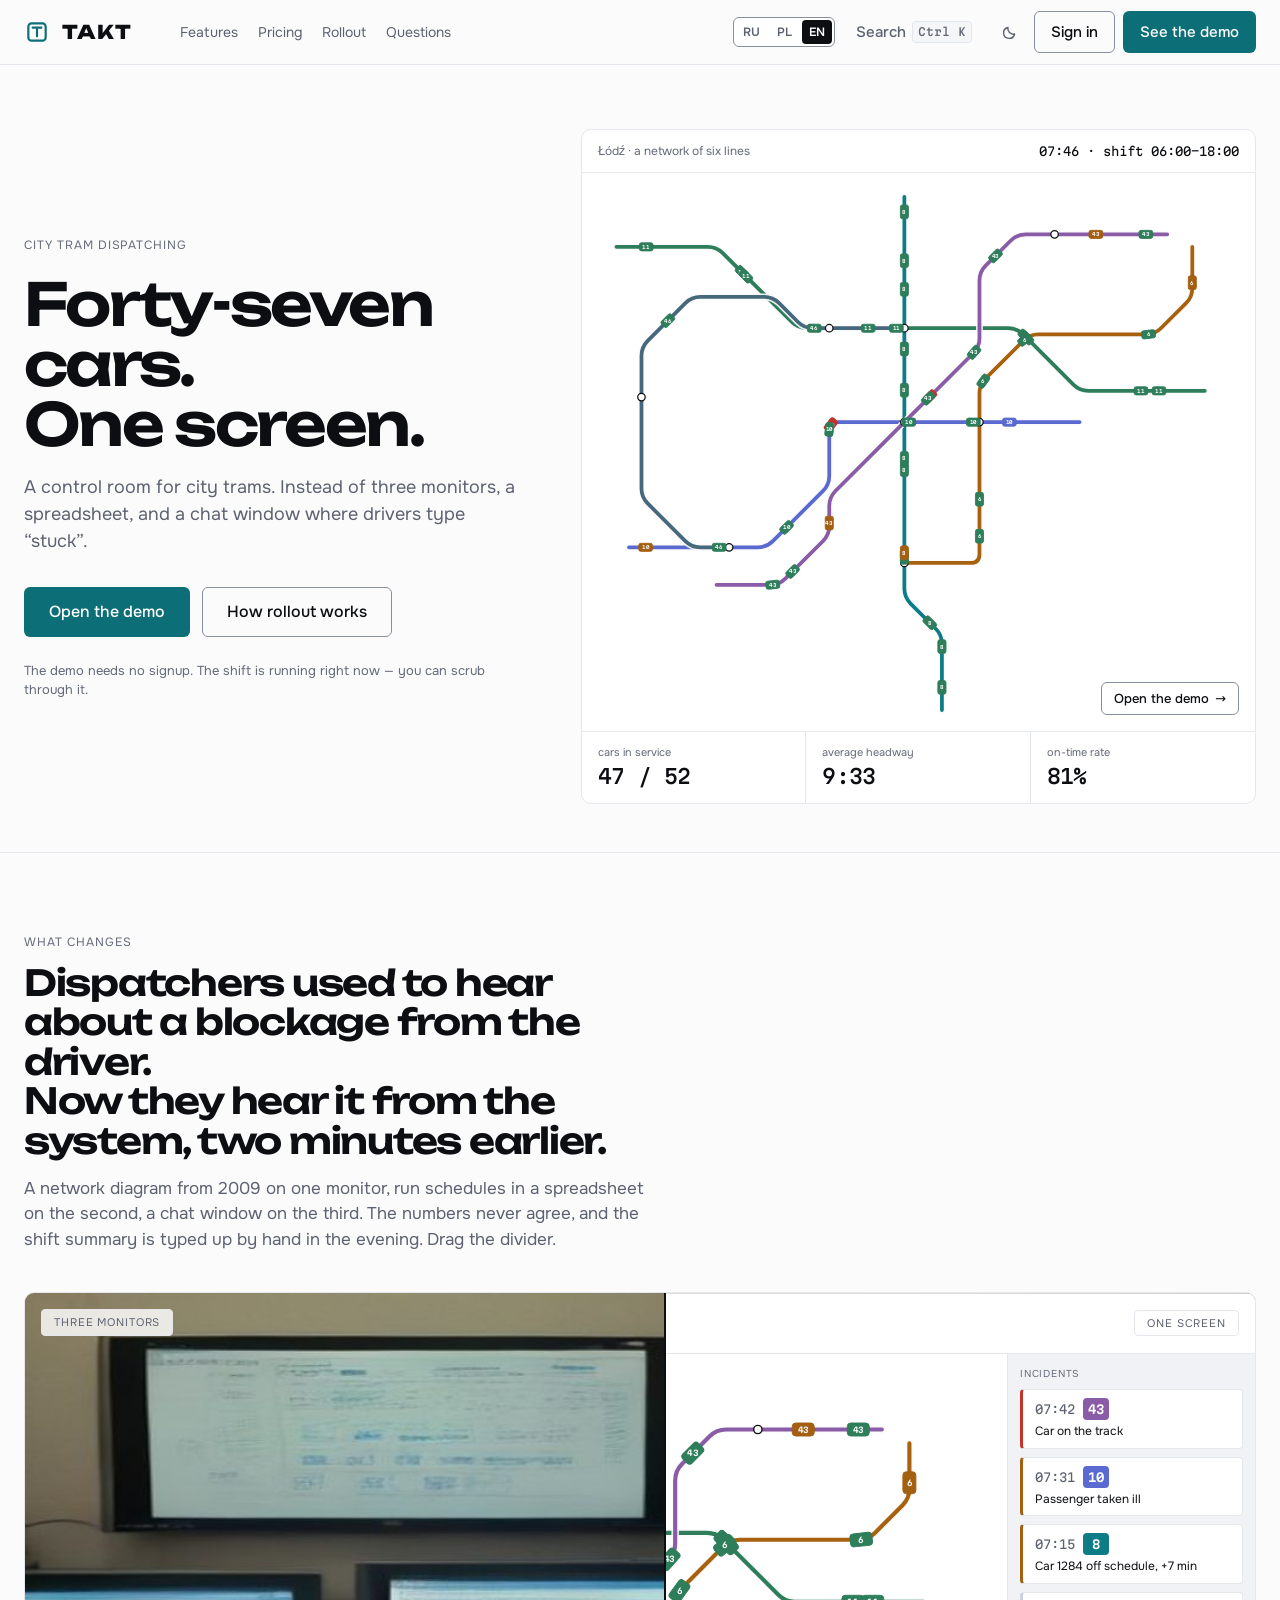
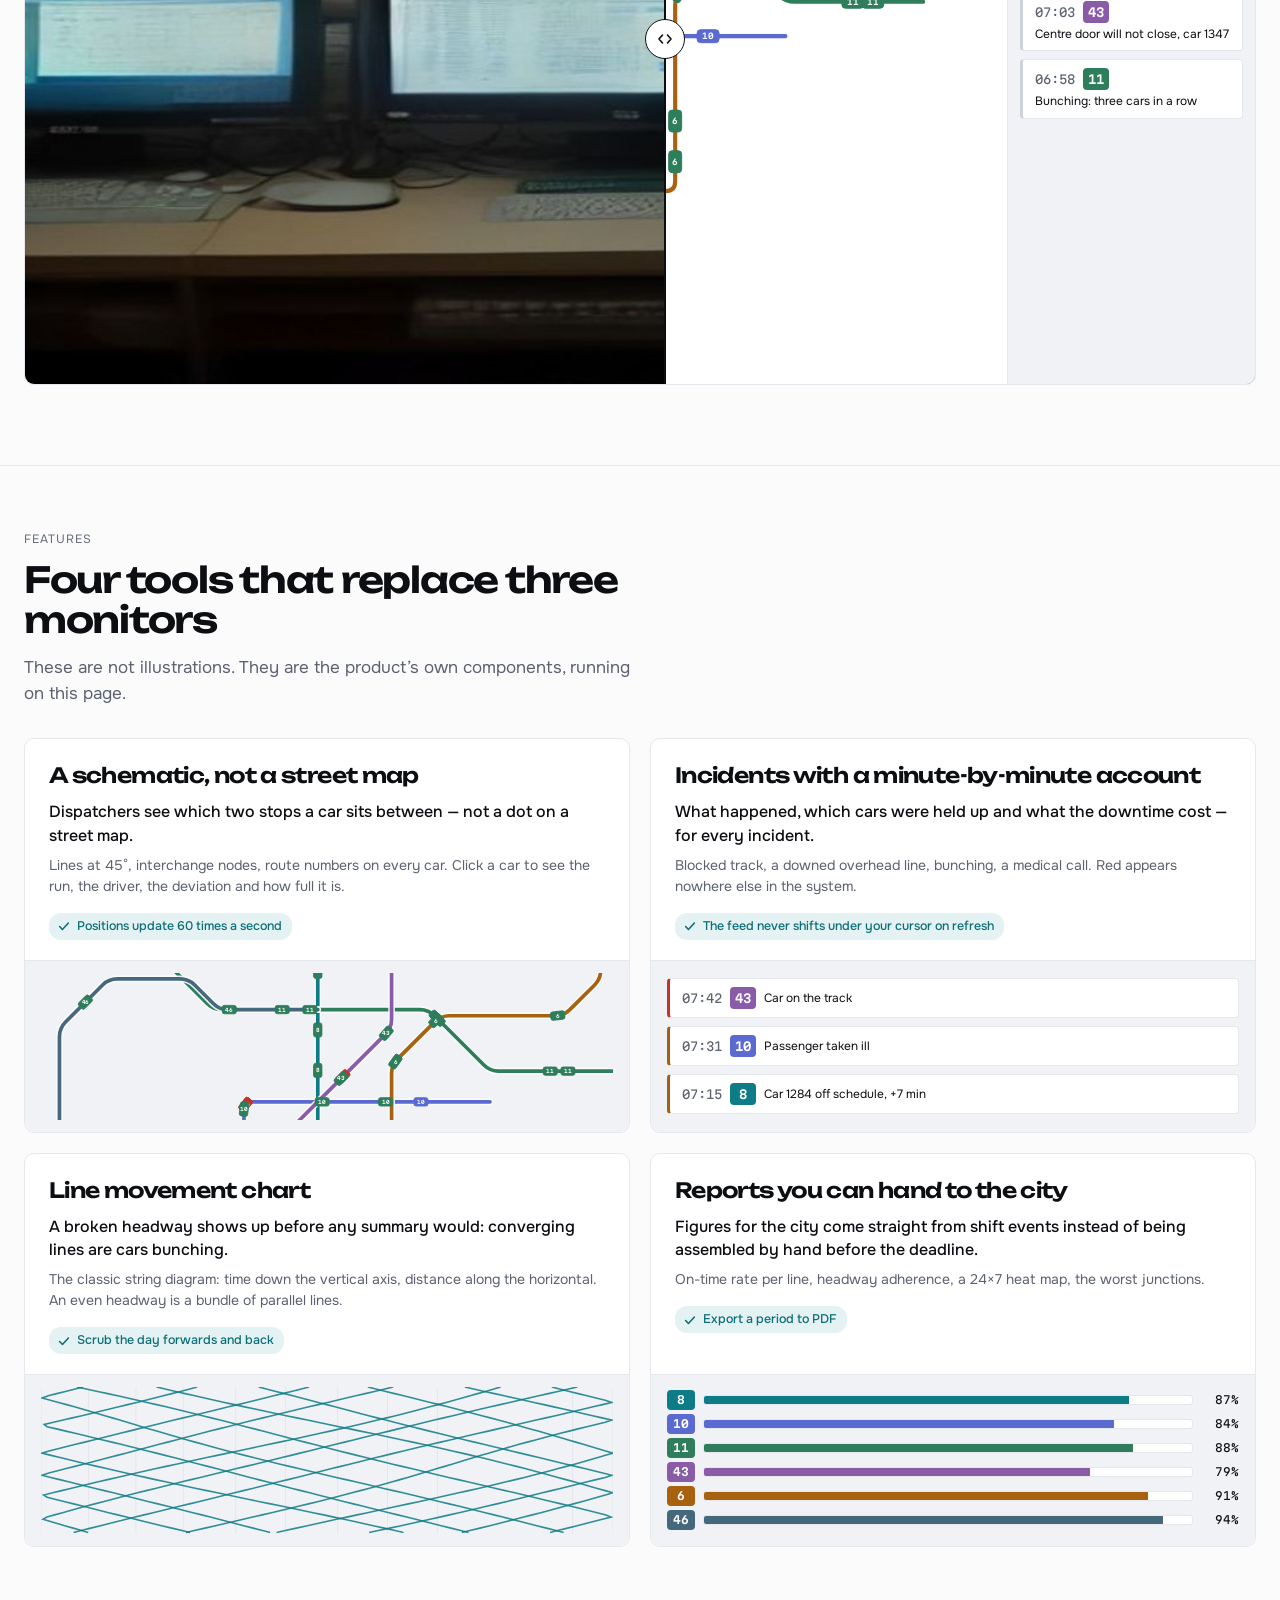
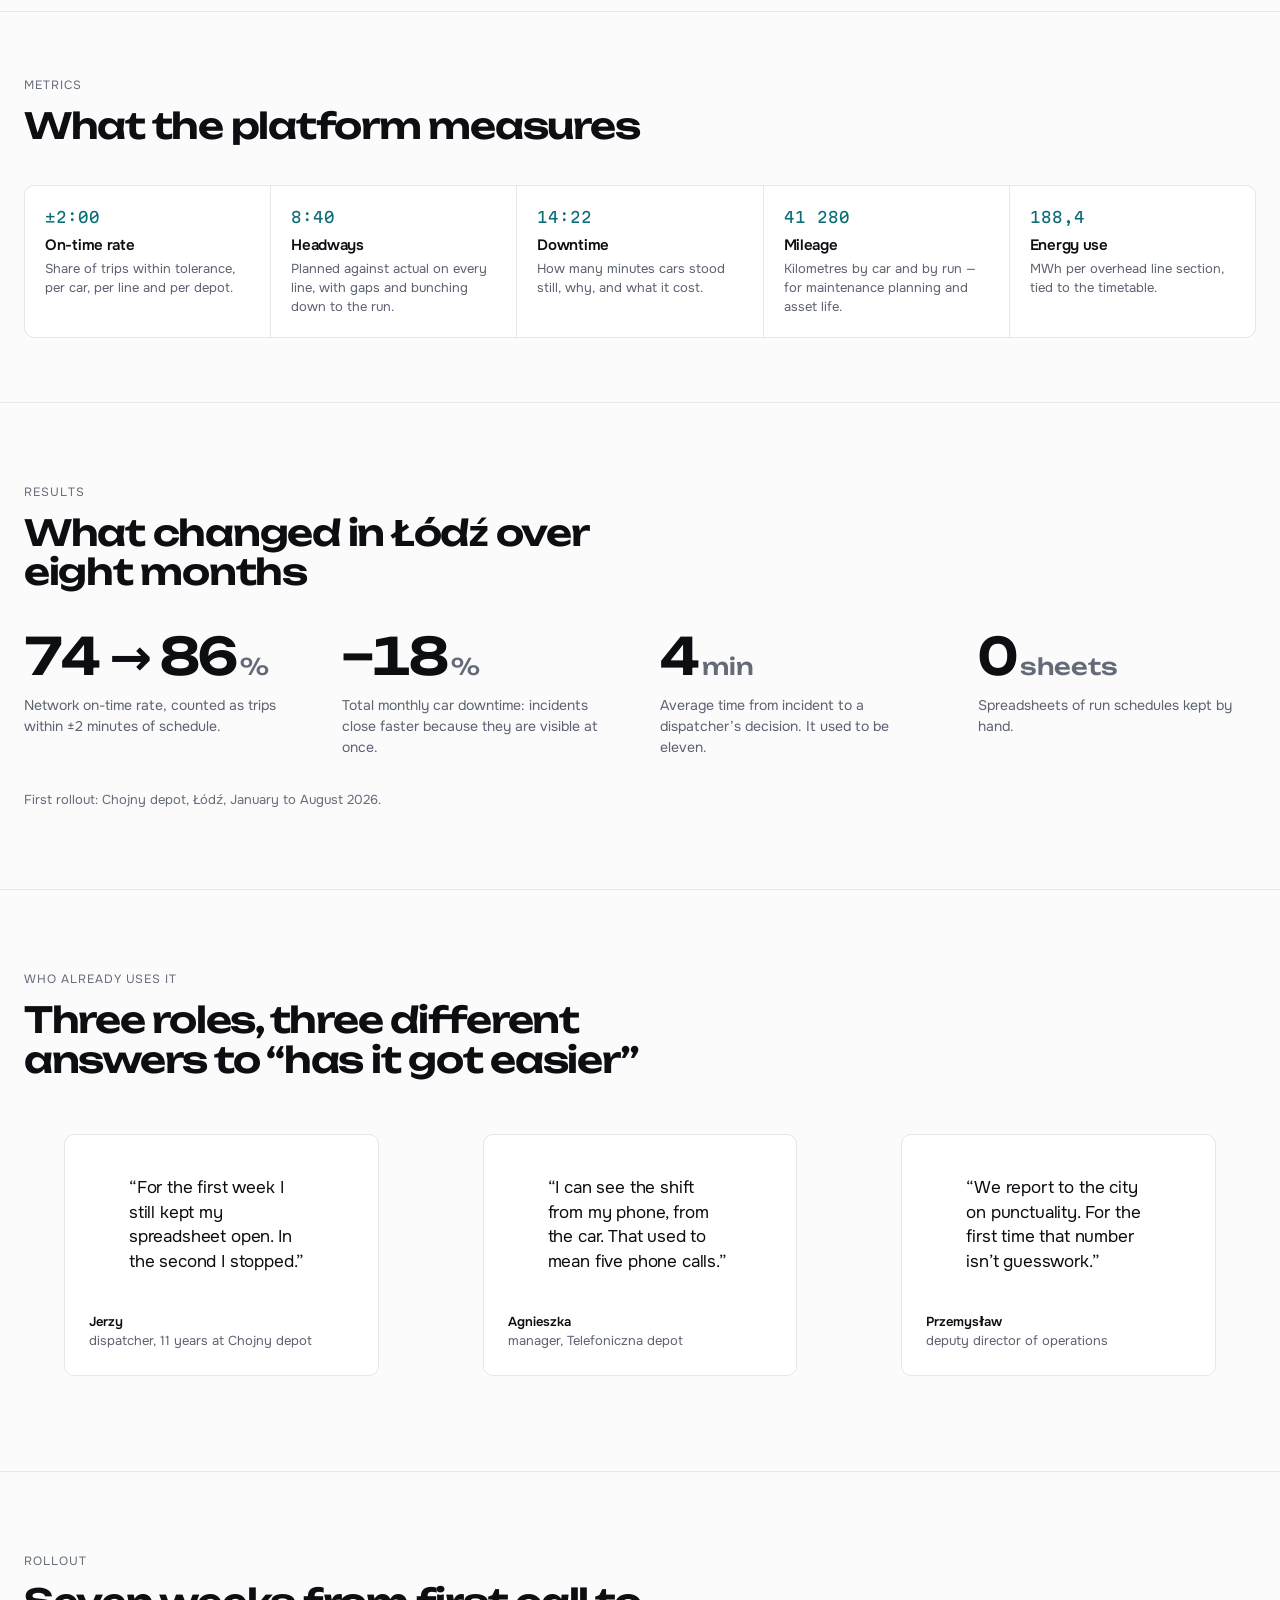
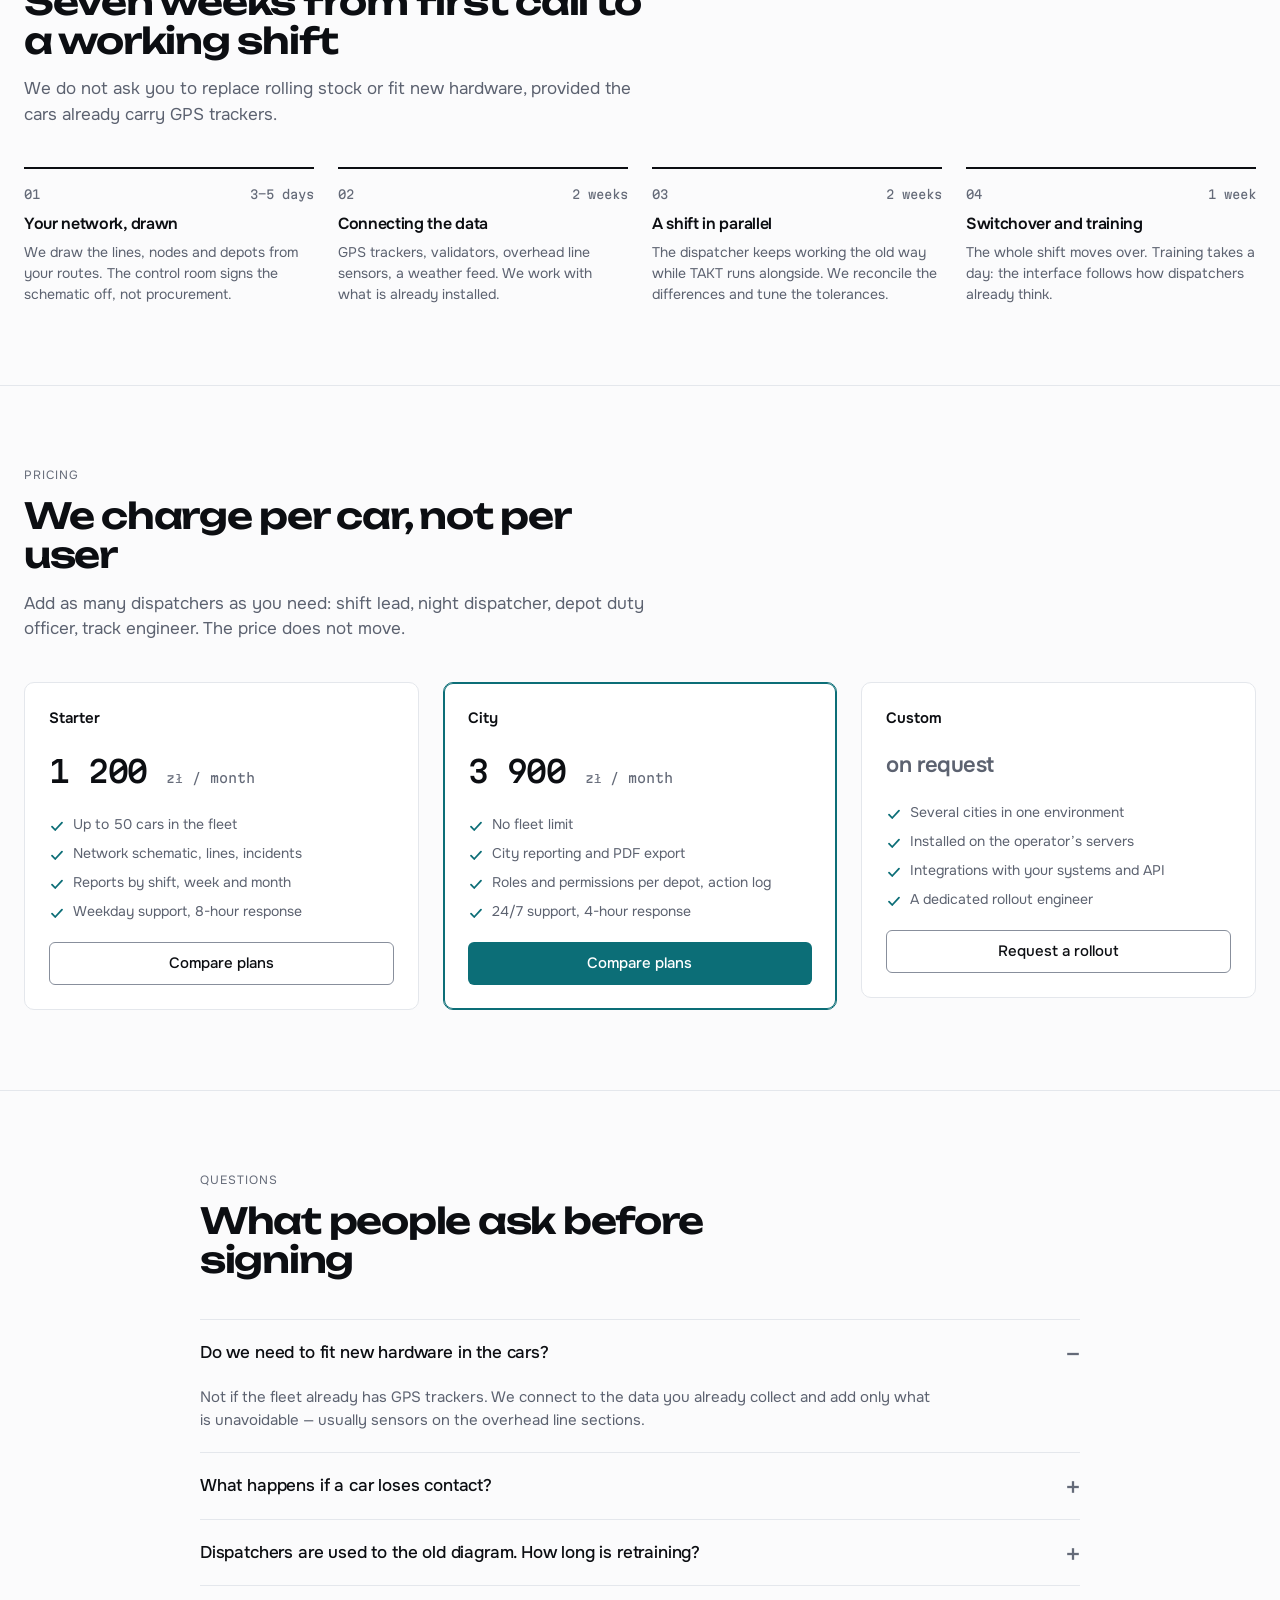
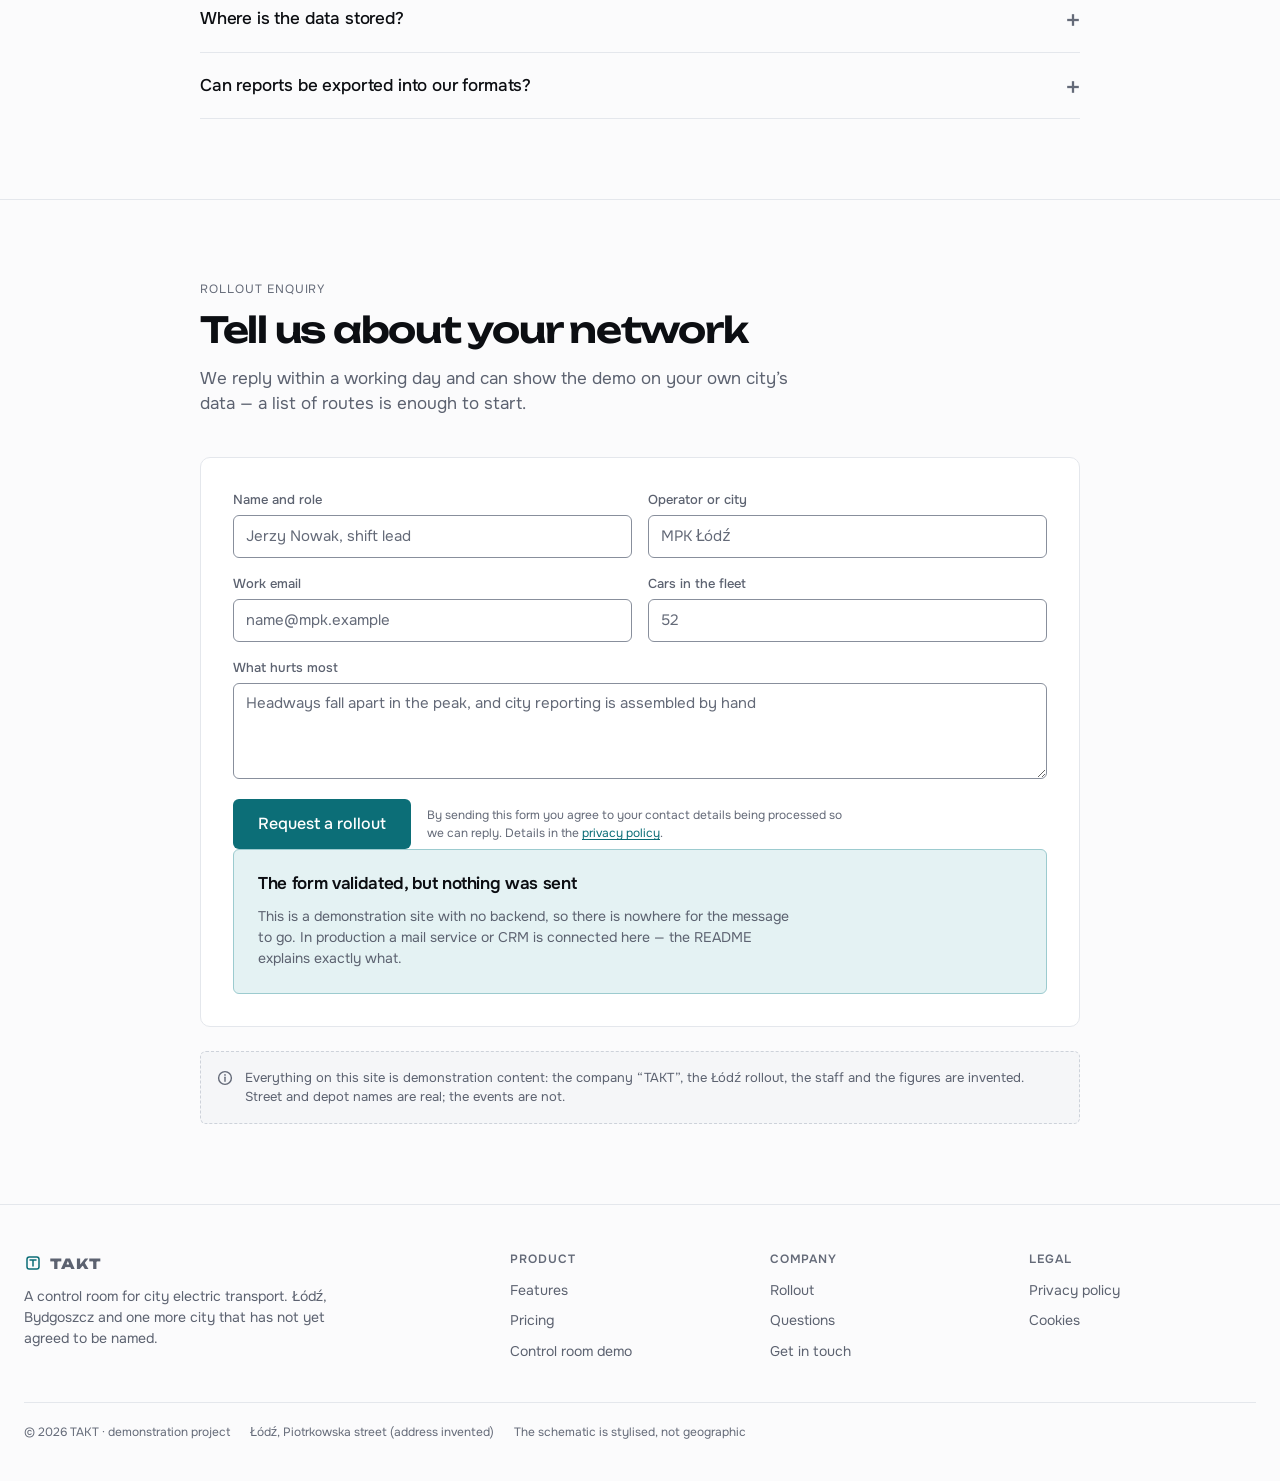
<file: index.html>
<!doctype html>
<html lang="ru">
<head>
<meta charset="utf-8">
<meta name="viewport" content="width=device-width, initial-scale=1">
<meta http-equiv="Content-Security-Policy" content="default-src 'self'; img-src 'self' data:; style-src 'self' 'unsafe-inline'; script-src 'self'; font-src 'self'; connect-src 'self'; base-uri 'none'">
<meta name="referrer" content="strict-origin-when-cross-origin">
<title>ТАКТ — диспетчерская для городского трамвая</title>
<meta name="description" data-i18n-content="page.indexDesc" content="ТАКТ собирает диспетчерскую трамвайного оператора в один экран: живая схема сети, интервалы, происшествия и отчёты для города. Демо открывается без регистрации.">
<link rel="canonical" href="https://oum1d.github.io/takt/">
<link rel="alternate" hreflang="ru" href="https://oum1d.github.io/takt/">
<link rel="alternate" hreflang="pl" href="https://oum1d.github.io/takt/?lang=pl">
<link rel="alternate" hreflang="en" href="https://oum1d.github.io/takt/?lang=en">
<link rel="alternate" hreflang="x-default" href="https://oum1d.github.io/takt/">
<meta property="og:type" content="website">
<meta property="og:title" content="ТАКТ — диспетчерская для городского трамвая">
<meta property="og:description" content="Сорок семь вагонов на одном экране: живая схема сети, интервалы, происшествия и отчёты. Демо без регистрации.">
<meta property="og:image" content="https://oum1d.github.io/takt/assets/img/og.png">
<meta property="og:locale" content="ru_RU">
<meta property="og:locale:alternate" content="pl_PL">
<meta property="og:locale:alternate" content="en_GB">
<meta name="twitter:card" content="summary_large_image">
<meta name="theme-color" content="#0C6E77">
<link rel="icon" href="assets/img/favicon.svg" type="image/svg+xml">
<script src="assets/js/theme-boot.js"></script>
<link rel="stylesheet" href="assets/css/fonts.css">
<link rel="stylesheet" href="assets/css/tokens.css">
<link rel="stylesheet" href="assets/css/base.css">
<link rel="stylesheet" href="assets/css/app.css">
<link rel="stylesheet" href="assets/css/landing.css">
<script type="application/ld+json">
{
  "@context": "https://schema.org",
  "@type": "SoftwareApplication",
  "name": "ТАКТ",
  "applicationCategory": "BusinessApplication",
  "operatingSystem": "Web",
  "inLanguage": ["ru", "pl", "en"],
  "description": "Диспетчерская для городского трамвая: живая схема сети, контроль интервалов, происшествия и отчёты для города.",
  "offers": [
    { "@type": "Offer", "name": "Стартовый", "price": "1200", "priceCurrency": "PLN" },
    { "@type": "Offer", "name": "Городской", "price": "3900", "priceCurrency": "PLN" }
  ]
}
</script>
</head>
<body data-i18n-title="page.indexTitle">
<a class="skip-link" href="#main" data-i18n="nav.skip">Перейти к содержимому</a>

<svg width="0" height="0" style="position:absolute" aria-hidden="true" focusable="false">
  <defs>
    <symbol id="ic-mark" viewBox="0 0 24 24">
      <path d="M4 17V7a3 3 0 0 1 3-3h10a3 3 0 0 1 3 3v10a3 3 0 0 1-3 3H7a3 3 0 0 1-3-3Z" fill="none" stroke="currentColor" stroke-width="2"/>
      <path d="M8 8h8M12 8v8" stroke="currentColor" stroke-width="2" stroke-linecap="round"/>
    </symbol>
    <symbol id="ic-check" viewBox="0 0 16 16"><path d="M3 8.6 6.2 12 13 4.6" fill="none" stroke="currentColor" stroke-width="1.8" stroke-linecap="round" stroke-linejoin="round"/></symbol>
    <symbol id="ic-warn" viewBox="0 0 14 14"><path d="M7 1.6 13 12.4H1Z" fill="none" stroke="currentColor" stroke-width="1.4" stroke-linejoin="round"/><path d="M7 5.6v3" stroke="currentColor" stroke-width="1.4" stroke-linecap="round"/><circle cx="7" cy="10.4" r=".8" fill="currentColor"/></symbol>
    <symbol id="ic-arrows" viewBox="0 0 20 20"><path d="M7.5 6 4 10l3.5 4M12.5 6 16 10l-3.5 4" fill="none" stroke="currentColor" stroke-width="1.6" stroke-linecap="round" stroke-linejoin="round"/></symbol>
    <symbol id="ic-info" viewBox="0 0 16 16"><circle cx="8" cy="8" r="6.4" fill="none" stroke="currentColor" stroke-width="1.4"/><path d="M8 7.2v4" stroke="currentColor" stroke-width="1.4" stroke-linecap="round"/><circle cx="8" cy="4.9" r=".85" fill="currentColor"/></symbol>
  </defs>
</svg>

<header class="site-head">
  <div class="wrap site-head__inner">
    <a class="brand" href="index.html" aria-current="page">
      <svg class="brand__mark" aria-hidden="true"><use href="#ic-mark"/></svg>
      ТАКТ
    </a>
    <nav class="site-nav" aria-label="Разделы сайта">
      <a href="features.html" data-i18n="nav.features">Возможности</a>
      <a href="pricing.html" data-i18n="nav.pricing">Цены</a>
      <a href="#implementation" data-i18n="nav.implementation">Внедрение</a>
      <a href="#faq" data-i18n="nav.faq">Вопросы</a>
    </nav>
    <div class="site-head__cta">
      <div class="site-shift" data-i18n-attr="title:tools.shiftHint" title="Демо-смена трамвайной сети Лодзи">
        <span class="site-shift__label" data-i18n="tools.shift">смена</span>
        <span class="site-shift__value">06:00–18:00</span>
      </div>
      <div class="lang-switch" data-lang-switch></div>
      <button class="btn btn--quiet site-search" type="button" data-site-search aria-haspopup="dialog">
        <svg class="site-search__icon" width="15" height="15" viewBox="0 0 16 16" aria-hidden="true" focusable="false"><circle cx="7" cy="7" r="4.6" fill="none" stroke="currentColor" stroke-width="1.6"/><path d="m10.5 10.5 3.3 3.3" stroke="currentColor" stroke-width="1.6" stroke-linecap="round"/></svg>
        <span class="site-search__text" data-i18n="tools.search">Поиск</span>
        <span class="kbd">Ctrl K</span>
      </button>
      <button class="btn btn--quiet site-theme" type="button" data-site-theme aria-pressed="false">
        <svg class="site-theme__moon" width="15" height="15" viewBox="0 0 16 16" aria-hidden="true" focusable="false"><path d="M13.4 9.6A5.8 5.8 0 0 1 6.4 2.6 5.9 5.9 0 1 0 13.4 9.6Z" fill="none" stroke="currentColor" stroke-width="1.5" stroke-linejoin="round"/></svg>
        <svg class="site-theme__sun" width="15" height="15" viewBox="0 0 16 16" aria-hidden="true" focusable="false"><circle cx="8" cy="8" r="3.2" fill="none" stroke="currentColor" stroke-width="1.5"/><path d="M8 1v1.8M8 13.2V15M15 8h-1.8M2.8 8H1M12.9 3.1l-1.3 1.3M4.4 11.6l-1.3 1.3M12.9 12.9l-1.3-1.3M4.4 4.4 3.1 3.1" stroke="currentColor" stroke-width="1.5" stroke-linecap="round"/></svg>
        <span class="visually-hidden" data-i18n="tools.night">Ночная тема</span>
      </button>
      <a class="btn btn--ghost" href="app.html" data-demo-link="app.html" data-i18n="nav.login">Войти</a>
      <a class="btn" href="app.html" data-demo-link="app.html" id="openDemo" data-site-demo><span class="site-demo__long" data-i18n="nav.demo">Смотреть демо</span><span class="site-demo__short" data-i18n="nav.demoShort" aria-hidden="true">Демо</span></a>
    </div>
  </div>
</header>

<main id="main">

  <!-- Первый экран: работающая схема, а не скриншот -->
  <section class="hero">
    <div class="wrap hero__grid">
      <div>
        <p class="hero__eyebrow" data-i18n="hero.eyebrow">Диспетчеризация городского трамвая</p>
        <h1 data-i18n-html="hero.title">Сорок семь вагонов.<br>Один экран.</h1>
        <p class="hero__lead" data-i18n="hero.lead">
          Диспетчерская для городского трамвая. Вместо трёх мониторов, Excel
          и мессенджера, куда водители пишут «стою».
        </p>
        <div class="hero__actions">
          <a class="btn btn--lg" href="app.html" data-demo-link="app.html" data-i18n="hero.open">Открыть демо</a>
          <a class="btn btn--ghost btn--lg" href="#implementation" data-i18n="hero.how">Как проходит внедрение</a>
        </div>
        <p style="margin-top:var(--s6);font-size:13px;color:var(--ink-3)" data-i18n="hero.note">
          Демо открывается без регистрации. Смена идёт прямо сейчас — её можно перемотать.
        </p>
      </div>

      <!-- Вся карточка — ссылка в демо: живую схему хочется потрогать,
           и первое, что делают, — нажимают на неё. -->
      <a class="hero__stage" href="app.html" data-demo-link="app.html"
         data-i18n-attr="aria-label:hero.stageLink" aria-label="Открыть демо диспетчерской с этой же минуты смены">
        <div class="hero__stage-head">
          <span data-i18n="hero.city">Лодзь · сеть из шести линий</span>
          <span class="hero__stage-time"><span id="heroTime">07:46</span> <span class="hero__stage-shift" data-i18n="hero.shift">· смена 06:00–18:00</span></span>
        </div>
        <div class="hero__map-wrap">
          <svg class="hero__map" id="heroMap" viewBox="185 22 1075 892" preserveAspectRatio="xMidYMid meet"
               aria-hidden="true" focusable="false"></svg>
          <span class="hero__open" aria-hidden="true"><span data-i18n="hero.stageHint">Открыть демо</span> <span class="hero__open-arrow">→</span></span>
        </div>
        <div class="hero__stats">
          <div class="hero__stat">
            <div class="hero__stat-label" data-i18n="hero.statCars">вагонов на линии</div>
            <div class="hero__stat-value" data-stat="onLine">47 / 52</div>
          </div>
          <div class="hero__stat">
            <div class="hero__stat-label" data-i18n="hero.statHeadway">средний интервал</div>
            <div class="hero__stat-value" data-stat="headway">9:33</div>
          </div>
          <div class="hero__stat">
            <div class="hero__stat-label" data-i18n="hero.statPunct">пунктуальность</div>
            <div class="hero__stat-value" data-stat="punctuality">81%</div>
          </div>
        </div>
      </a>
    </div>
  </section>

  <!-- Три монитора → один экран -->
  <section class="section" id="before-after">
    <div class="wrap">
      <div class="section__head">
        <p class="section__label" data-i18n="compare.label">Что меняется</p>
        <h2 data-i18n-html="compare.title">Раньше диспетчер узнавал о заторе от водителя.<br>Теперь — от системы, за две минуты до.</h2>
        <p class="section__lead" data-i18n="compare.lead">
          Схема сети 2009 года на одном мониторе, графики выхода в Excel на втором,
          мессенджер на третьем. Данные не сходятся между собой, а сводка за смену
          собирается вручную к вечеру. Потяните разделитель.
        </p>
      </div>

      <div class="compare" id="compare">
        <!-- Ярлык каждой половины живёт внутри неё: «после» лежит поверх «до»
             со своим фоном, поэтому закрытая половина прячет и свой ярлык,
             и он не наезжает на цифры соседней. -->
        <div class="compare__side">
          <img src="assets/img/control-room-old.jpg" width="1280" height="720"
               data-i18n-attr="alt:compare.photoAlt"
               alt="Рабочее место диспетчера: три монитора в ряд — схема сети, таблица с графиками выхода и окно мессенджера, перед ними клавиатуры и путаница кабелей">
          <span class="compare__tag compare__tag--before" data-i18n="compare.before">Три монитора</span>
        </div>
        <!-- «После» — та же раскладка, что у трёх мониторов на фото, только на
             одном экране: графики линий вместо Excel, схема, лента вместо мессенджера. -->
        <div class="compare__side compare__after">
          <div class="compare__after-inner">
            <div class="compare__bar">
              <div class="compare__bar-items">
                <span class="compare__bar-item"><span data-i18n="hero.statCars">на линии</span><b data-stat="onLine">47 / 52</b></span>
                <span class="compare__bar-item"><span data-i18n="hero.statHeadway">интервал</span><b data-stat="headway">9:33</b></span>
                <span class="compare__bar-item"><span data-i18n="hero.statPunct">пунктуальность</span><b data-stat="punctuality">81%</b></span>
                <span class="compare__bar-item"><span data-i18n="hero.statOpen">открытых</span><b data-stat="open">3</b></span>
              </div>
              <span class="compare__tag compare__tag--after" data-i18n="compare.after">Один экран</span>
            </div>
            <div class="compare__body">
              <div class="compare__col compare__col--lines" aria-hidden="true">
                <span class="compare__col-title" data-i18n="compare.colLines">Линии · интервал</span>
                <div class="compare__lines" id="compareLines"></div>
              </div>
              <div class="compare__map">
                <svg class="compare__mini" data-mini-map data-labels="hubs" data-rail-width="7" data-car-scale="1.45"
                     viewBox="185 22 1075 892" preserveAspectRatio="xMidYMid meet"
                     role="img" data-i18n-attr="aria-label:compare.miniAlt"
                     aria-label="Тот же город в ТАКТе: одна схема, на которой видны все вагоны сразу"></svg>
              </div>
              <div class="compare__col compare__col--feed" aria-hidden="true">
                <span class="compare__col-title" data-i18n="compare.colFeed">Происшествия</span>
                <div class="compare__feed" id="compareFeed"></div>
              </div>
            </div>
          </div>
        </div>
        <div class="compare__handle">
          <span class="compare__knob"><svg width="20" height="20" aria-hidden="true"><use href="#ic-arrows"/></svg></span>
        </div>
        <label class="visually-hidden" for="compareRange" data-i18n="compare.handle">Положение разделителя между «до» и «после»</label>
        <input type="range" id="compareRange" min="0" max="100" value="52" step="1">
      </div>
    </div>
  </section>

  <!-- Возможности: настоящие куски интерфейса -->
  <section class="section section--features" id="features">
    <div class="wrap">
      <div class="section__head">
        <p class="section__label" data-i18n="features.label">Возможности</p>
        <h2 data-i18n="features.title">Четыре инструмента, которые заменяют три монитора</h2>
        <p class="section__lead" data-i18n="features.lead">
          Ниже — не иллюстрации. Это те же самые блоки продукта, они работают
          прямо на этой странице.
        </p>
      </div>

      <div class="features features--demo">
        <article class="feature">
          <div class="feature__body">
            <h3 data-i18n="features.mapTitle">Схема сети, а не карта города</h3>
            <p class="feature__key" data-i18n="features.mapKey">Диспетчер видит, между какими остановками вагон, — а не точку на карте города.</p>
            <p data-i18n="features.mapText">Линии под 45°, узлы пересадок, номера маршрутов на вагонах. Нажмите на вагон — появятся выход, водитель, отклонение и заполненность.</p>
            <span class="feature__note"><svg width="14" height="14" aria-hidden="true"><use href="#ic-check"/></svg><span data-i18n="features.mapNote">Обновление позиций — 60 раз в секунду</span></span>
          </div>
          <div class="feature__demo">
            <svg class="mini-map" data-mini-map data-rail-width="9" data-car-scale="1.05"
                 viewBox="250 205 930 250" preserveAspectRatio="xMidYMid slice"
                 role="img" data-i18n-attr="aria-label:features.mapAlt"
                 aria-label="Фрагмент схемы сети с движущимися вагонами"></svg>
          </div>
        </article>

        <article class="feature">
          <div class="feature__body">
            <h3 data-i18n="features.incTitle">Происшествия с разбором по минутам</h3>
            <p class="feature__key" data-i18n="features.incKey">Что случилось, какие вагоны встали и сколько стоил простой — по каждому событию.</p>
            <p data-i18n="features.incText">Перекрытие пути, обрыв контактной сети, скопление, медицинский случай. Красный цвет в системе есть только здесь.</p>
            <span class="feature__note"><svg width="14" height="14" aria-hidden="true"><use href="#ic-check"/></svg><span data-i18n="features.incNote">Лента не двигается под курсором при обновлении</span></span>
          </div>
          <div class="feature__demo">
            <div class="mini-feed" id="miniFeed"></div>
          </div>
        </article>

        <article class="feature">
          <div class="feature__body">
            <h3 data-i18n="features.threadTitle">График движения по линии</h3>
            <p class="feature__key" data-i18n="features.threadKey">Сбой интервала видно раньше, чем в любой сводке: сошедшиеся линии — это вагоны, идущие паровозом.</p>
            <p data-i18n="features.threadText">Классическая «нитка»: по вертикали время, по горизонтали путь. Ровный интервал — пачка параллельных линий.</p>
            <span class="feature__note"><svg width="14" height="14" aria-hidden="true"><use href="#ic-check"/></svg><span data-i18n="features.threadNote">Перемотка суток вперёд и назад</span></span>
          </div>
          <div class="feature__demo">
            <svg class="mini-thread" id="miniThread"
                 role="img" data-i18n-attr="aria-label:features.threadAlt"
                 aria-label="График движения: наклонные линии рейсов, расходящиеся при сбое интервала"></svg>
          </div>
        </article>

        <article class="feature">
          <div class="feature__body">
            <h3 data-i18n="features.reportsTitle">Отчёты, которые не стыдно отдать городу</h3>
            <p class="feature__key" data-i18n="features.reportsKey">Цифры для города берутся из событий смен, а не собираются вручную к отчётной дате.</p>
            <p data-i18n="features.reportsText">Пунктуальность по линиям, соблюдение интервала, тепловая карта 24×7, топ проблемных перекрёстков.</p>
            <span class="feature__note"><svg width="14" height="14" aria-hidden="true"><use href="#ic-check"/></svg><span data-i18n="features.reportsNote">Выгрузка за период в PDF</span></span>
          </div>
          <div class="feature__demo">
            <div class="mini-bars" id="miniBars"></div>
          </div>
        </article>
      </div>
    </div>
  </section>

  <!-- Что считает платформа -->
  <section class="section section--tight">
    <div class="wrap">
      <div class="section__head">
        <p class="section__label" data-i18n="counts.label">Метрики</p>
        <h2 data-i18n="counts.title">Что считает платформа</h2>
      </div>
      <div class="counts">
        <div class="count">
          <div class="count__value">±2:00</div>
          <h3 data-i18n="counts.punctTitle">Пунктуальность</h3>
          <p data-i18n="counts.punctText">Доля рейсов в пределах допуска по каждому вагону, линии и депо.</p>
        </div>
        <div class="count">
          <div class="count__value">8:40</div>
          <h3 data-i18n="counts.headwayTitle">Интервалы</h3>
          <p data-i18n="counts.headwayText">План и факт по каждой линии, разрывы и скопления с указанием выходов.</p>
        </div>
        <div class="count">
          <div class="count__value">14:22</div>
          <h3 data-i18n="counts.downtimeTitle">Простои</h3>
          <p data-i18n="counts.downtimeText">Сколько минут вагоны стояли, по какой причине и сколько это стоило.</p>
        </div>
        <div class="count">
          <div class="count__value">41 280</div>
          <h3 data-i18n="counts.mileageTitle">Пробег</h3>
          <p data-i18n="counts.mileageText">Километры по вагонам и выходам — для планирования ТО и списания ресурса.</p>
        </div>
        <div class="count">
          <div class="count__value">188,4</div>
          <h3 data-i18n="counts.energyTitle">Расход энергии</h3>
          <p data-i18n="counts.energyText">МВт·ч по секциям контактной сети с привязкой к графику движения.</p>
        </div>
      </div>
    </div>
  </section>

  <!-- Цифры внедрения -->
  <section class="section">
    <div class="wrap">
      <div class="section__head">
        <p class="section__label" data-i18n="results.label">Результаты</p>
        <h2 data-i18n="results.title">Что изменилось в Лодзи за восемь месяцев</h2>
      </div>
      <div class="results">
        <div class="result">
          <div class="result__value">74 → 86<small>&thinsp;%</small></div>
          <p data-i18n="results.punct">Пунктуальность сети. Считается по рейсам в пределах ±2 минут от графика.</p>
        </div>
        <div class="result">
          <div class="result__value">−18<small>&thinsp;%</small></div>
          <p data-i18n="results.downtime">Суммарный простой вагонов за месяц: события закрываются быстрее, потому что видны сразу.</p>
        </div>
        <div class="result">
          <div class="result__value">4<small>&thinsp;<span data-i18n="results.reactionUnit">мин</span></small></div>
          <p data-i18n="results.reaction">Среднее время от происшествия до решения диспетчера. Было одиннадцать.</p>
        </div>
        <div class="result">
          <div class="result__value">0<small>&thinsp;<span data-i18n="results.tablesUnit">таблиц</span></small></div>
          <p data-i18n="results.tables">Excel-файлов с графиками выхода, которые кто-то ведёт руками.</p>
        </div>
      </div>
      <p style="margin-top:var(--s8);font-size:13px;color:var(--ink-3)" data-i18n="results.note">
        Данные первого внедрения: депо Хойны, Лодзь, январь — август 2026.
      </p>
    </div>
  </section>

  <!-- Отзывы -->
  <section class="section">
    <div class="wrap">
      <div class="section__head">
        <p class="section__label" data-i18n="quotes.label">Кто уже работает</p>
        <h2 data-i18n="quotes.title">Три роли — три разных ответа на вопрос «стало ли легче»</h2>
      </div>
      <div class="quotes">
        <figure class="quote">
          <blockquote data-i18n="quotes.one">«Первую неделю я всё равно держал открытым свой Excel. На второй перестал.»</blockquote>
          <figcaption><b data-i18n="quotes.oneName">Ежи</b><span data-i18n="quotes.oneRole">диспетчер, 11 лет в депо Хойны</span></figcaption>
        </figure>
        <figure class="quote">
          <blockquote data-i18n="quotes.two">«Я вижу смену с телефона из машины. Раньше это означало пять звонков.»</blockquote>
          <figcaption><b data-i18n="quotes.twoName">Агнешка</b><span data-i18n="quotes.twoRole">начальник депо Телефоничная</span></figcaption>
        </figure>
        <figure class="quote">
          <blockquote data-i18n="quotes.three">«Городу мы отчитываемся пунктуальностью. Впервые эта цифра берётся не с потолка.»</blockquote>
          <figcaption><b data-i18n="quotes.threeName">Пшемыслав</b><span data-i18n="quotes.threeRole">замдиректора по эксплуатации</span></figcaption>
        </figure>
      </div>
    </div>
  </section>

  <!-- Внедрение -->
  <section class="section" id="implementation">
    <div class="wrap">
      <div class="section__head">
        <p class="section__label" data-i18n="steps.label">Внедрение</p>
        <h2 data-i18n="steps.title">От первого разговора до рабочей смены — семь недель</h2>
        <p class="section__lead" data-i18n="steps.lead">
          Мы не просим менять подвижной состав или ставить новое оборудование
          в вагоны, если у вас уже есть GPS-трекеры.
        </p>
      </div>
      <div class="steps">
        <div class="step">
          <div class="step__num"><span>01</span><span data-i18n="steps.oneTime">3–5 дней</span></div>
          <h3 data-i18n="steps.oneTitle">Схема вашей сети</h3>
          <p data-i18n="steps.oneText">Рисуем линии, узлы и депо по вашим маршрутам. Схему согласовывает диспетчерская, а не отдел закупок.</p>
        </div>
        <div class="step">
          <div class="step__num"><span>02</span><span data-i18n="steps.twoTime">2 недели</span></div>
          <h3 data-i18n="steps.twoTitle">Подключение данных</h3>
          <p data-i18n="steps.twoText">GPS-трекеры, турникеты, датчики контактной сети, погодный сервис. Работаем с тем, что уже установлено.</p>
        </div>
        <div class="step">
          <div class="step__num"><span>03</span><span data-i18n="steps.threeTime">2 недели</span></div>
          <h3 data-i18n="steps.threeTitle">Параллельная смена</h3>
          <p data-i18n="steps.threeText">Диспетчер работает по-старому, ТАКТ идёт рядом. Сверяем расхождения и настраиваем допуски.</p>
        </div>
        <div class="step">
          <div class="step__num"><span>04</span><span data-i18n="steps.fourTime">1 неделя</span></div>
          <h3 data-i18n="steps.fourTitle">Переход и обучение</h3>
          <p data-i18n="steps.fourText">Смена переходит целиком. Обучение занимает один день: интерфейс повторяет то, как диспетчер уже думает.</p>
        </div>
      </div>
    </div>
  </section>

  <!-- Цены кратко -->
  <section class="section" id="pricing">
    <div class="wrap">
      <div class="section__head">
        <p class="section__label" data-i18n="plans.label">Цены</p>
        <h2 data-i18n="plans.title">Считаем по вагонам, а не по пользователям</h2>
        <p class="section__lead" data-i18n="plans.lead">
          Диспетчеров можно заводить сколько нужно: начальник смены, ночной диспетчер,
          дежурный по депо, инженер службы пути. Плата не меняется.
        </p>
      </div>

      <div class="plans">
        <div class="plan">
          <div class="plan__name" data-i18n="plans.startName">Стартовый</div>
          <div class="plan__price">1 200 <small data-i18n="plans.perMonth">zł / мес</small></div>
          <ul class="plan__list">
            <li><svg width="16" height="16" aria-hidden="true"><use href="#ic-check"/></svg><span data-i18n="plans.start1">До 50 вагонов в парке</span></li>
            <li><svg width="16" height="16" aria-hidden="true"><use href="#ic-check"/></svg><span data-i18n="plans.start2">Схема сети, линии, происшествия</span></li>
            <li><svg width="16" height="16" aria-hidden="true"><use href="#ic-check"/></svg><span data-i18n="plans.start3">Отчёты за смену, неделю и месяц</span></li>
            <li><svg width="16" height="16" aria-hidden="true"><use href="#ic-check"/></svg><span data-i18n="plans.start6">Поддержка по будням, ответ за 8 часов</span></li>
          </ul>
          <a class="btn btn--ghost" href="pricing.html" data-i18n="plans.more">Сравнить тарифы</a>
        </div>

        <div class="plan" data-featured="true">
          <div class="plan__name" data-i18n="plans.cityName">Городской</div>
          <div class="plan__price">3 900 <small data-i18n="plans.perMonth">zł / мес</small></div>
          <ul class="plan__list">
            <li><svg width="16" height="16" aria-hidden="true"><use href="#ic-check"/></svg><span data-i18n="plans.city1">Без ограничения по парку</span></li>
            <li><svg width="16" height="16" aria-hidden="true"><use href="#ic-check"/></svg><span data-i18n="plans.city3">Отчётность для города и выгрузка PDF</span></li>
            <li><svg width="16" height="16" aria-hidden="true"><use href="#ic-check"/></svg><span data-i18n="plans.city4">Роли и права по депо, журнал действий</span></li>
            <li><svg width="16" height="16" aria-hidden="true"><use href="#ic-check"/></svg><span data-i18n="plans.city6">Поддержка 24/7, реакция за 4 часа</span></li>
          </ul>
          <a class="btn" href="pricing.html" data-i18n="plans.more">Сравнить тарифы</a>
        </div>

        <div class="plan">
          <div class="plan__name" data-i18n="plans.customName">Индивидуальный</div>
          <div class="plan__price plan__price--text" data-i18n="plans.onRequest">по запросу</div>
          <ul class="plan__list">
            <li><svg width="16" height="16" aria-hidden="true"><use href="#ic-check"/></svg><span data-i18n="plans.custom1">Несколько городов в одном контуре</span></li>
            <li><svg width="16" height="16" aria-hidden="true"><use href="#ic-check"/></svg><span data-i18n="plans.custom2">Установка на серверах оператора</span></li>
            <li><svg width="16" height="16" aria-hidden="true"><use href="#ic-check"/></svg><span data-i18n="plans.custom3">Интеграции с вашими системами и API</span></li>
            <li><svg width="16" height="16" aria-hidden="true"><use href="#ic-check"/></svg><span data-i18n="plans.custom5">Выделенный инженер внедрения</span></li>
          </ul>
          <a class="btn btn--ghost" href="#request" data-i18n="plans.request">Запросить внедрение</a>
        </div>
      </div>
    </div>
  </section>

  <!-- FAQ -->
  <section class="section" id="faq">
    <div class="wrap wrap--narrow">
      <div class="section__head">
        <p class="section__label" data-i18n="faq.label">Вопросы</p>
        <h2 data-i18n="faq.title">О чём спрашивают до подписания</h2>
      </div>
      <div class="faq">
        <details open>
          <summary data-i18n="faq.q1">Нужно ли ставить новое оборудование в вагоны?</summary>
          <p data-i18n="faq.a1">Если в парке уже есть GPS-трекеры, нет. Мы подключаемся к тому потоку данных,
          который у вас уже собирается, и добавляем недостающее только там, где без него
          не обойтись: чаще всего это датчики на секциях контактной сети.</p>
        </details>
        <details>
          <summary data-i18n="faq.q2">Что будет, если пропадёт связь с вагоном?</summary>
          <p data-i18n="faq.a2">Вагон переходит в состояние «вне линии» и подсвечивается в списке отдельно.
          Система не додумывает его положение: показывать выдуманную точку хуже, чем честно
          сказать, что связи нет. Последнее известное место остаётся на схеме серым.</p>
        </details>
        <details>
          <summary data-i18n="faq.q3">Диспетчеры привыкли к старой схеме. Сколько занимает переобучение?</summary>
          <p data-i18n="faq.a3">Один день, и мы специально закладываем две недели параллельной работы. Интерфейс
          повторяет привычную логику: схема, а не карта; выход, а не порядковый номер;
          интервал, а не абстрактный KPI.</p>
        </details>
        <details>
          <summary data-i18n="faq.q4">Где хранятся данные?</summary>
          <p data-i18n="faq.a4">По умолчанию в европейском дата-центре, с ежедневным резервным копированием.
          На тарифе «Индивидуальный» систему можно поставить на серверы оператора —
          тогда данные не покидают вашего контура.</p>
        </details>
        <details>
          <summary data-i18n="faq.q5">Можно ли выгружать отчёты в наши форматы?</summary>
          <p data-i18n="faq.a5">Да. PDF для города, CSV и XLSX для внутренней отчётности, а также API,
          если отчёт нужен другой системе. Формат таблицы подстраиваем под то,
          что от вас уже требует город.</p>
        </details>
      </div>
    </div>
  </section>

  <!-- Заявка -->
  <section class="section" id="request">
    <div class="wrap wrap--narrow">
      <div class="section__head">
        <p class="section__label" data-i18n="request.label">Запрос внедрения</p>
        <h2 data-i18n="request.title">Расскажите про свою сеть</h2>
        <p class="section__lead" data-i18n="request.lead">
          Ответим в течение рабочего дня и покажем демо на данных вашего города —
          для этого достаточно списка маршрутов.
        </p>
      </div>

      <div class="request">
        <form id="requestForm" novalidate>
          <div class="request__grid">
            <div class="field">
              <label for="rf-name" data-i18n="request.name">Имя и должность</label>
              <input class="input" id="rf-name" name="name" type="text" required autocomplete="name"
                     data-i18n-attr="placeholder:request.namePh" placeholder="Ежи Новак, начальник смены">
              <span class="field-error"><svg width="14" height="14" aria-hidden="true"><use href="#ic-warn"/></svg><span></span></span>
            </div>
            <div class="field">
              <label for="rf-org" data-i18n="request.org">Оператор или город</label>
              <input class="input" id="rf-org" name="org" type="text" required autocomplete="organization"
                     data-i18n-attr="placeholder:request.orgPh" placeholder="MPK Łódź">
              <span class="field-error"><svg width="14" height="14" aria-hidden="true"><use href="#ic-warn"/></svg><span></span></span>
            </div>
            <div class="field">
              <label for="rf-email" data-i18n="request.email">Рабочая почта</label>
              <input class="input" id="rf-email" name="email" type="email" required autocomplete="email"
                     data-i18n-attr="placeholder:request.emailPh" placeholder="name@mpk.example">
              <span class="field-error"><svg width="14" height="14" aria-hidden="true"><use href="#ic-warn"/></svg><span></span></span>
            </div>
            <div class="field">
              <label for="rf-fleet" data-i18n="request.fleet">Вагонов в парке</label>
              <input class="input" id="rf-fleet" name="fleet" type="text" inputmode="numeric" required
                     data-i18n-attr="placeholder:request.fleetPh" placeholder="52">
              <span class="field-error"><svg width="14" height="14" aria-hidden="true"><use href="#ic-warn"/></svg><span></span></span>
            </div>
            <div class="field field--wide">
              <label for="rf-note" data-i18n="request.note">Что болит сильнее всего</label>
              <textarea class="textarea" id="rf-note" name="note"
                        data-i18n-attr="placeholder:request.notePh"
                        placeholder="Интервалы разъезжаются в час пик, отчётность для города собираем вручную"></textarea>
            </div>
          </div>

          <div class="hp" aria-hidden="true">
            <label for="rf-hp" data-i18n="request.hp">Не заполняйте это поле</label>
            <input id="rf-hp" name="company_url" type="text" tabindex="-1" autocomplete="off">
          </div>

          <div class="request__foot">
            <button class="btn btn--lg" type="submit" data-i18n="request.submit">Запросить внедрение</button>
            <p class="request__note">
              <span data-i18n="request.consent">Отправляя форму, вы соглашаетесь на обработку контактных данных
              для ответа на запрос. Подробнее — в</span>
              <a href="privacy.html" data-i18n="request.consentLink">политике конфиденциальности</a>.
            </p>
          </div>
        </form>

        <div class="request__done" id="requestDone" hidden tabindex="-1">
          <h3 style="font-size:17px" data-i18n="request.doneTitle">Форма проверена, но заявка никуда не ушла</h3>
          <p style="font-size:14px;color:var(--ink-2);max-width:60ch" data-i18n="request.doneText">
            Это демонстрационный сайт: у него нет серверной части, поэтому отправлять
            письмо некуда. При запуске сюда подключается почтовый сервис или CRM —
            что именно, написано в README проекта.
          </p>
        </div>
      </div>

      <div class="demo-note" style="margin-top:var(--s6)">
        <svg width="16" height="16" aria-hidden="true"><use href="#ic-info"/></svg>
        <span data-i18n="request.demoNote">
          Весь контент на сайте демонстрационный: компания «ТАКТ», внедрение в Лодзи,
          сотрудники и цифры вымышлены. Названия улиц и депо реальные, события — нет.
        </span>
      </div>
    </div>
  </section>
</main>

<footer class="site-foot">
  <div class="wrap">
    <div class="site-foot__grid">
      <div>
        <a class="brand" href="index.html" style="margin-bottom:var(--s3)">
          <svg class="brand__mark" aria-hidden="true"><use href="#ic-mark"/></svg>
          ТАКТ
        </a>
        <p style="font-size:14px;color:var(--ink-2);max-width:34ch" data-i18n="foot.about">
          Диспетчерская для городского электротранспорта. Лодзь, Быдгощ и ещё один город,
          который пока не разрешил о себе рассказывать.
        </p>
      </div>
      <div>
        <h2 class="foot-title" data-i18n="foot.product">Продукт</h2>
        <ul>
          <li><a href="features.html" data-i18n="nav.features">Возможности</a></li>
          <li><a href="pricing.html" data-i18n="nav.pricing">Цены</a></li>
          <li><a href="app.html" data-demo-link="app.html" data-i18n="foot.demo">Демо диспетчерской</a></li>
        </ul>
      </div>
      <div>
        <h2 class="foot-title" data-i18n="foot.company">Компания</h2>
        <ul>
          <li><a href="#implementation" data-i18n="nav.implementation">Внедрение</a></li>
          <li><a href="#faq" data-i18n="nav.faq">Вопросы</a></li>
          <li><a href="#request" data-i18n="foot.contact">Связаться</a></li>
        </ul>
      </div>
      <div>
        <h2 class="foot-title" data-i18n="foot.legal">Правовое</h2>
        <ul>
          <li><a href="privacy.html" data-i18n="foot.privacy">Политика конфиденциальности</a></li>
          <li><a href="privacy.html#cookies" data-i18n="foot.cookies">Файлы cookie</a></li>
        </ul>
      </div>
    </div>
    <div class="site-foot__bottom">
      <span data-i18n="foot.copy">© 2026 ТАКТ · демонстрационный проект</span>
      <span data-i18n="foot.address">Лодзь, ул. Пётрковска (адрес вымышлен)</span>
      <span data-i18n="foot.scheme">Схема сети — стилизованная, не географическая</span>
    </div>
  </div>
</footer>

<script src="assets/js/i18n/ru.js"></script>
<script src="assets/js/i18n/pl.js"></script>
<script src="assets/js/i18n/en.js"></script>
<script src="assets/js/i18n/ru-app.js"></script>
<script src="assets/js/i18n/pl-app.js"></script>
<script src="assets/js/i18n/en-app.js"></script>
<script src="assets/js/i18n/incidents-pl.js"></script>
<script src="assets/js/i18n/incidents-en.js"></script>
<script src="assets/js/i18n/core.js"></script>
<script src="assets/js/data/network.js"></script>
<script src="assets/js/data/fleet.js"></script>
<script src="assets/js/data/incidents.js"></script>
<script src="assets/js/data/reports.js"></script>
<script src="assets/js/sim/geometry.js"></script>
<script src="assets/js/sim/clock.js"></script>
<script src="assets/js/sim/simulator.js"></script>
<script src="assets/js/ui/landing.js"></script>
<script src="assets/js/ui/site-tools.js"></script>
</body>
</html>
</file>
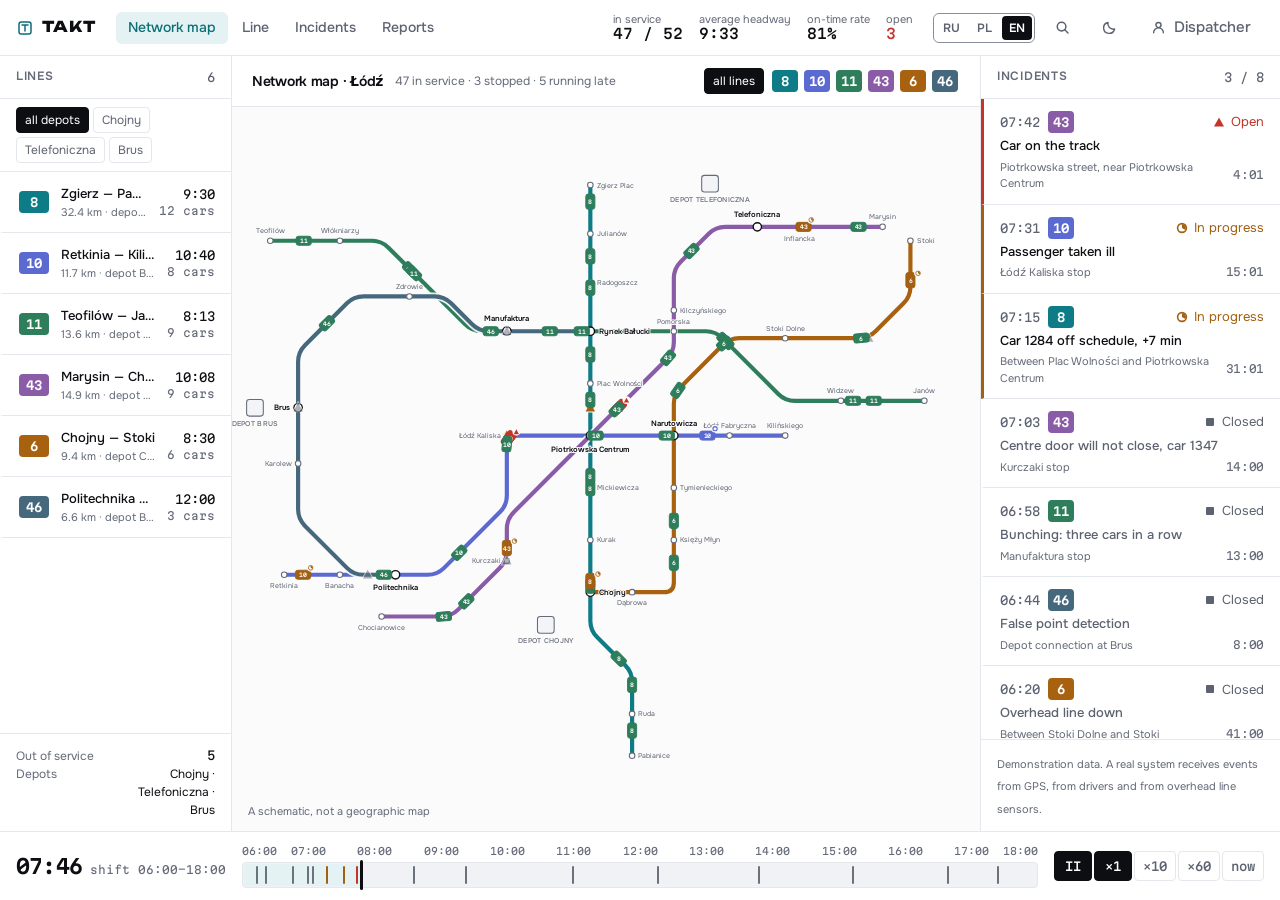
<file: app.html>
<!doctype html>
<html lang="ru">
<head>
<meta charset="utf-8">
<meta name="viewport" content="width=device-width, initial-scale=1">
<meta http-equiv="Content-Security-Policy" content="default-src 'self'; img-src 'self' data:; style-src 'self' 'unsafe-inline'; script-src 'self'; font-src 'self'; connect-src 'self'; form-action 'none'; base-uri 'none'">
<meta name="referrer" content="strict-origin-when-cross-origin">
<meta name="robots" content="noindex, nofollow">
<title>Диспетчерская — ТАКТ</title>
<meta name="description" content="Демонстрационный интерфейс диспетчерской ТАКТ: живая схема сети, перемотка смены, происшествия и отчёты.">
<link rel="icon" href="assets/img/favicon.svg" type="image/svg+xml">
<script src="assets/js/theme-boot.js"></script>
<link rel="stylesheet" href="assets/css/fonts.css">
<link rel="stylesheet" href="assets/css/tokens.css">
<link rel="stylesheet" href="assets/css/base.css">
<link rel="stylesheet" href="assets/css/app.css">
</head>
<body data-i18n-title="page.appTitle">
<a class="skip-link" href="#stage" data-i18n="app.skip">Перейти к содержимому</a>

<!-- Значки статусов. Форма несёт то же значение, что и цвет:
     интерфейс обязан читаться при дейтеранопии и в чёрно-белом скриншоте. -->
<svg width="0" height="0" style="position:absolute" aria-hidden="true" focusable="false">
  <defs>
    <symbol id="st-ontime" viewBox="0 0 12 12"><circle cx="6" cy="6" r="4.4" fill="currentColor"/></symbol>
    <symbol id="st-late" viewBox="0 0 12 12">
      <circle cx="6" cy="6" r="4.4" fill="none" stroke="currentColor" stroke-width="1.6"/>
      <path d="M6 6V2.2A3.8 3.8 0 0 1 9.3 8Z" fill="currentColor"/>
    </symbol>
    <symbol id="st-early" viewBox="0 0 12 12"><circle cx="6" cy="6" r="4" fill="none" stroke="currentColor" stroke-width="2.2"/></symbol>
    <symbol id="st-stopped" viewBox="0 0 12 12"><rect x="2" y="2" width="8" height="8" rx="1" fill="currentColor"/></symbol>
    <symbol id="st-alarm" viewBox="0 0 12 12"><path d="M6 1.4 11 10.6H1Z" fill="currentColor"/></symbol>
    <symbol id="ic-warn" viewBox="0 0 14 14"><path d="M7 1.6 13 12.4H1Z" fill="none" stroke="currentColor" stroke-width="1.4" stroke-linejoin="round"/><path d="M7 5.6v3" stroke="currentColor" stroke-width="1.4" stroke-linecap="round"/><circle cx="7" cy="10.4" r=".8" fill="currentColor"/></symbol>
    <symbol id="ic-mark" viewBox="0 0 24 24">
      <path d="M4 17V7a3 3 0 0 1 3-3h10a3 3 0 0 1 3 3v10a3 3 0 0 1-3 3H7a3 3 0 0 1-3-3Z" fill="none" stroke="currentColor" stroke-width="2"/>
      <path d="M8 8h8M12 8v8" stroke="currentColor" stroke-width="2" stroke-linecap="round"/>
    </symbol>
    <symbol id="ic-sun" viewBox="0 0 16 16"><circle cx="8" cy="8" r="3.2" fill="none" stroke="currentColor" stroke-width="1.5"/><path d="M8 1v1.8M8 13.2V15M15 8h-1.8M2.8 8H1M12.9 3.1l-1.3 1.3M4.4 11.6l-1.3 1.3M12.9 12.9l-1.3-1.3M4.4 4.4 3.1 3.1" stroke="currentColor" stroke-width="1.5" stroke-linecap="round"/></symbol>
    <symbol id="ic-moon" viewBox="0 0 16 16"><path d="M13.4 9.6A5.8 5.8 0 0 1 6.4 2.6 5.9 5.9 0 1 0 13.4 9.6Z" fill="none" stroke="currentColor" stroke-width="1.5" stroke-linejoin="round"/></symbol>
    <symbol id="ic-user" viewBox="0 0 16 16"><circle cx="8" cy="5.4" r="2.7" fill="none" stroke="currentColor" stroke-width="1.5"/><path d="M2.8 13.6a5.2 5.2 0 0 1 10.4 0" fill="none" stroke="currentColor" stroke-width="1.5" stroke-linecap="round"/></symbol>
  </defs>
</svg>

<div class="app" id="app" data-role="dispatcher">

  <header class="app-head">
    <a class="brand" href="index.html" data-i18n-attr="title:app.brandTitle" title="На главную ТАКТ">
      <svg class="brand__mark" aria-hidden="true"><use href="#ic-mark"/></svg>
      ТАКТ
    </a>

    <nav class="nav-screens" data-i18n-attr="aria-label:app.screens" aria-label="Экраны продукта">
      <a href="#map" data-screen-link="map" data-role-only="dispatcher" aria-current="page" data-i18n="app.map">Карта сети</a>
      <a href="#line" data-screen-link="line" data-role-only="dispatcher" data-i18n="app.line">Линия</a>
      <a href="#depot" data-screen-link="depot" data-role-only="depot" data-i18n="app.depot">Сводка смены</a>
      <a href="#driver" data-screen-link="driver" data-role-only="driver" data-i18n="app.driver">Мой выход</a>
      <a href="#incidents" data-screen-link="incidents" data-role-only="dispatcher depot" data-i18n="app.incidents">Происшествия</a>
      <a href="#reports" data-screen-link="reports" data-role-only="dispatcher depot" data-i18n="app.reports">Отчёты</a>
    </nav>

    <!-- Пять чисел смены. aria-live нет намеренно: числа меняются постоянно,
         и озвучивание каждого превратило бы работу со скринридером в пытку.
         Изменения статуса объявляет лента происшествий. -->
    <div class="metrics" id="metrics">
      <div class="metric">
        <span class="metric__label" data-i18n="app.mOnLine">на линии</span>
        <span class="metric__value" data-metric="onLine">—</span>
      </div>
      <div class="metric">
        <span class="metric__label" data-i18n="app.mHeadway">средний интервал</span>
        <span class="metric__value" data-metric="headway">—</span>
      </div>
      <div class="metric">
        <span class="metric__label" data-i18n="app.mPunct">пунктуальность</span>
        <span class="metric__value" data-metric="punctuality">—</span>
      </div>
      <div class="metric">
        <span class="metric__label" data-i18n="app.mOpen">открытых</span>
        <span class="metric__value" data-metric="open">—</span>
      </div>
      <div class="metric">
        <span class="metric__label" data-i18n="app.mShift">смена</span>
        <span class="metric__value" data-metric="shift">06:00–18:00</span>
      </div>
    </div>

    <div class="tools">
      <div class="lang-switch" data-lang-switch></div>
      <button class="btn btn--quiet app-search" id="paletteOpen" type="button" aria-haspopup="dialog">
        <svg class="app-search__icon" width="15" height="15" viewBox="0 0 16 16" aria-hidden="true" focusable="false"><circle cx="7" cy="7" r="4.6" fill="none" stroke="currentColor" stroke-width="1.6"/><path d="m10.5 10.5 3.3 3.3" stroke="currentColor" stroke-width="1.6" stroke-linecap="round"/></svg>
        <span class="app-search__text" data-i18n="app.search">Поиск</span> <span class="kbd">Ctrl K</span>
      </button>
      <button class="btn btn--quiet" id="themeToggle" type="button" aria-pressed="false">
        <svg width="15" height="15" aria-hidden="true"><use href="#ic-moon" id="themeIcon"/></svg>
        <span class="visually-hidden" data-i18n="app.night">Ночная тема</span>
      </button>
      <div class="role-menu">
        <button class="btn btn--quiet" id="roleToggle" type="button" aria-expanded="false" aria-haspopup="true">
          <svg width="15" height="15" aria-hidden="true"><use href="#ic-user"/></svg>
          <span id="roleLabel">Диспетчер</span>
        </button>
        <div class="role-menu__list" id="roleList" role="menu" hidden>
          <button class="role-menu__item" role="menuitemradio" aria-checked="true" data-role="dispatcher" type="button">
            <span data-i18n="roles.dispatcher">Диспетчер</span> <small data-i18n="roles.dispatcherHint">Вся сеть, управление сменой</small>
          </button>
          <button class="role-menu__item" role="menuitemradio" aria-checked="false" data-role="depot" type="button">
            <span data-i18n="roles.depot">Начальник депо</span> <small data-i18n="roles.depotHint">Сводка и происшествия</small>
          </button>
          <button class="role-menu__item" role="menuitemradio" aria-checked="false" data-role="driver" type="button">
            <span data-i18n="roles.driver">Водитель</span> <small data-i18n="roles.driverHint">Своя линия и связь</small>
          </button>
        </div>
      </div>
    </div>
  </header>

  <!-- Левая панель: линии сети -->
  <aside class="panel panel--left" data-i18n-attr="aria-label:app.linesAria" aria-label="Линии сети">
    <div class="panel__head">
      <h2 class="panel__title" data-i18n="app.linesPanel">Линии</h2>
      <span class="panel__count" id="linesCount">6</span>
    </div>
    <div class="filter-row" role="group" data-i18n-attr="aria-label:app.depotFilter" aria-label="Фильтр по депо">
      <button class="filter-btn" type="button" data-depot="all" aria-pressed="true" data-i18n="app.allDepots">все депо</button>
      <button class="filter-btn" type="button" data-depot="chojny" aria-pressed="false"></button>
      <button class="filter-btn" type="button" data-depot="telefoniczna" aria-pressed="false"></button>
      <button class="filter-btn" type="button" data-depot="brus" aria-pressed="false"></button>
    </div>
    <div class="panel__body scroll" id="lineList"></div>
    <div class="panel__foot">
      <div class="vcard__row"><span class="vcard__key" data-i18n="app.offline">Вне линии</span><span class="vcard__val num" id="offlineCount">5</span></div>
      <div class="vcard__row"><span class="vcard__key" data-i18n="app.depots">Депо</span><span class="vcard__val" id="depotNames"></span></div>
    </div>
  </aside>

  <!-- Сцена: четыре экрана продукта -->
  <main class="stage" id="stage" tabindex="-1">

    <section class="screen" data-screen="map" data-active="true" aria-label="Карта сети">
      <div class="screen__head">
        <h1 class="screen__title" data-i18n="app.mapTitle">Карта сети · Лодзь</h1>
        <span class="screen__sub" id="mapSub">47 вагонов на линии</span>
        <div class="line-pick" id="linePick" role="group" data-i18n-attr="aria-label:app.linePick" aria-label="Показать на схеме только одну линию">
          <button class="filter-btn" type="button" data-pick="all" aria-pressed="true" data-i18n="app.allLines">все линии</button>
        </div>
      </div>
      <div class="map-wrap" id="mapWrap">
        <svg class="map-svg" id="mapSvg" viewBox="185 22 1075 892" preserveAspectRatio="xMidYMid meet"
             role="img" data-i18n-attr="aria-label:app.mapAria" aria-label="Схема трамвайной сети Лодзи">
          <g id="layerRails"></g>
          <g id="layerStops"></g>
          <g id="layerDepots"></g>
          <g id="layerIncidents"></g>
          <g id="layerCars"></g>
        </svg>
        <span class="map-note" data-i18n="app.mapChip">Схема, а не географическая карта</span>
        <div class="vcard" id="vcard" hidden role="status"></div>
      </div>
      <div class="narrow-note">
        <div class="narrow-note__box">
          <h2 style="font-size:15px;margin-bottom:8px" data-i18n="app.narrowTitle">Схема сети открывается на экране от 1024 px</h2>
          <p style="font-size:13px;color:var(--ink-2)" data-i18n="app.narrowText">В диспетчерской стоят мониторы 1920×1080, и схема рассчитана на них.</p>
        </div>
        <div class="narrow-note__box">
          <h2 style="font-size:13px;margin-bottom:8px" data-i18n="app.narrowLines">Линии сети</h2>
          <div id="narrowLines" class="bars"></div>
        </div>
      </div>
    </section>

    <section class="screen line-screen" data-screen="line" aria-label="Линия во времени">
      <div class="screen__head">
        <h1 class="screen__title"><span data-i18n="app.line">Линия</span> <span id="lineTitleNum" class="num">8</span></h1>
        <span class="screen__sub" id="lineTitleName">Згеж — Пабянице</span>
        <div class="metrics" style="margin-left:auto;gap:var(--s5)">
          <div class="metric"><span class="metric__label" data-i18n="app.linePlanned">интервал план</span><span class="metric__value" id="lmPlanned">—</span></div>
          <div class="metric"><span class="metric__label" data-i18n="app.lineActual">интервал факт</span><span class="metric__value" id="lmActual">—</span></div>
          <div class="metric"><span class="metric__label" data-i18n="app.lineWorst">худший вагон</span><span class="metric__value" id="lmWorst">—</span></div>
          <div class="metric"><span class="metric__label" data-i18n="app.linePunct">пунктуальность</span><span class="metric__value" id="lmPunct">—</span></div>
        </div>
      </div>
      <div style="display:grid;grid-template-rows:auto minmax(0,1fr);min-height:0">
        <div class="line-strip">
          <svg class="strip-svg" id="stripSvg" viewBox="0 0 1200 76" preserveAspectRatio="xMidYMid meet"
               role="img" data-i18n-attr="aria-label:app.stripAria" aria-label="Маршрут, распрямлённый в горизонтальную ось"></svg>
        </div>
        <div class="thread-wrap">
          <div class="thread-times" id="threadTimes" aria-hidden="true"></div>
          <svg class="thread-svg" id="threadSvg" preserveAspectRatio="none"
               role="img" data-i18n-attr="aria-label:app.threadAria" aria-label="График движения"></svg>
        </div>
      </div>
    </section>

    <!-- Начальник депо: сводка смены вместо схемы -->
    <section class="screen" data-screen="depot" aria-label="Сводка смены">
      <div class="screen__head">
        <h1 class="screen__title" data-i18n="roles.depotTitle">Сводка смены</h1>
        <span class="screen__sub" id="depotSub">депо Хойны · 10 сентября</span>
        <span class="chip" style="margin-left:auto" data-i18n="roles.depotChip">Роль: начальник депо</span>
      </div>
      <div class="scroll">
        <div class="summary">
          <div class="summary__grid" id="depotNumbers"></div>

          <div>
            <h2 class="panel__title" style="margin-bottom:var(--s3)" data-i18n="roles.openTitle">Незакрытые происшествия</h2>
            <div class="summary__lines" id="depotOpen"></div>
          </div>

          <div>
            <h2 class="panel__title" style="margin-bottom:var(--s3)" data-i18n="roles.linesTitle">Линии сети</h2>
            <div class="summary__lines" id="depotLines"></div>
          </div>
        </div>
      </div>
    </section>

    <!-- Водитель: один экран, одно главное число -->
    <section class="screen" data-screen="driver" aria-label="Мой выход">
      <div class="screen__head">
        <h1 class="screen__title" data-i18n="roles.driverTitle">Мой выход</h1>
        <span class="screen__sub" id="driverSub">линия 8 · Згеж — Пабянице</span>
        <div class="driver__head" style="margin-left:auto">
          <label class="visually-hidden" for="driverPick" data-i18n="roles.pickCar">Выбрать вагон</label>
          <select class="driver__pick" id="driverPick"></select>
        </div>
      </div>
      <div class="scroll">
        <div class="driver">
          <div class="driver__main">
            <div class="summary__label" data-i18n="roles.devLabel">отклонение от графика</div>
            <div class="driver__dev" id="driverDev">+00:00</div>
            <div class="driver__state status" id="driverState"></div>
          </div>

          <div class="driver__order" id="driverOrder" hidden>
            <span class="driver__order-title" data-i18n="roles.order">Указание диспетчера</span>
            <span id="driverOrderText"></span>
          </div>

          <div class="driver__rows">
            <div class="driver__row"><span data-i18n="roles.next">следующая остановка</span><b id="driverNext">—</b></div>
            <div class="driver__row"><span data-i18n="roles.gap">интервал до впереди идущего</span><b class="num" id="driverGap">—</b></div>
            <div class="driver__row"><span data-i18n="roles.occupancy">заполненность</span><b class="num" id="driverOcc">—</b></div>
            <div class="driver__row"><span data-i18n="roles.speed">скорость</span><b class="num" id="driverSpeed">—</b></div>
          </div>

          <div class="driver__strip">
            <svg id="driverStrip" viewBox="0 0 1000 84" preserveAspectRatio="xMidYMid meet"
                 role="img" data-i18n-attr="aria-label:roles.stripAria" aria-label="Маршрут с положением моего вагона и соседних"></svg>
          </div>

          <button class="btn btn--ghost" type="button" id="driverReport" data-i18n="roles.report">Сообщить о происшествии</button>
          <p style="font-size:12px;color:var(--ink-3)">
            <span data-i18n="roles.reportNote">В рабочей системе кнопка открывает список типов события.</span>
          </p>
        </div>
      </div>
    </section>

    <section class="screen" data-screen="incidents" aria-label="Происшествия">
      <div class="screen__head">
        <h1 class="screen__title" data-i18n="app.incTitle">Происшествия смены</h1>
        <span class="screen__sub" id="incSub">—</span>
        <div class="filter-row" style="margin-left:auto;border:0;padding:0" role="group" data-i18n-attr="aria-label:app.incFilter" aria-label="Фильтр по статусу">
          <button class="filter-btn" type="button" data-inc-filter="all" aria-pressed="true" data-i18n="app.incAll">все</button>
          <button class="filter-btn" type="button" data-inc-filter="open" aria-pressed="false" data-i18n="app.incOpen">открытые</button>
          <button class="filter-btn" type="button" data-inc-filter="closed" aria-pressed="false" data-i18n="app.incClosed">закрытые</button>
        </div>
      </div>
      <div style="display:grid;grid-template-columns:minmax(0,1.55fr) minmax(0,1fr);min-height:0">
        <div class="scroll" style="border-right:1px solid var(--line)">
          <table class="inc-table">
            <caption class="visually-hidden" data-i18n="app.tableCaption">Происшествия текущей смены</caption>
            <thead>
              <tr>
                <th scope="col" data-i18n="app.colTime">Время</th><th scope="col" data-i18n="app.colLine">Линия</th><th scope="col" data-i18n="app.colEvent">Событие</th>
                <th scope="col" data-i18n="app.colType">Тип</th><th scope="col" data-i18n="app.colStatus">Статус</th>
              </tr>
            </thead>
            <tbody id="incBody"></tbody>
          </table>
        </div>
        <div class="scroll" id="incDetail"></div>
      </div>
    </section>

    <section class="screen" data-screen="reports" aria-label="Отчёты">
      <div class="screen__head">
        <h1 class="screen__title" data-i18n="app.reports">Отчёты</h1>
        <span class="screen__sub" data-i18n="app.reportsPeriod">Период: 1–10 сентября 2026 · сравнение с августом</span>
        <button class="btn btn--ghost btn--quiet" id="exportPdf" type="button" style="margin-left:auto" data-i18n="app.exportPdf">Экспорт для города · PDF</button>
      </div>
      <div class="scroll"><div class="reports" id="reports"></div></div>
    </section>

  </main>

  <!-- Правая панель: лента происшествий -->
  <aside class="panel panel--right" data-i18n-attr="aria-label:app.feedAria" aria-label="Лента происшествий">
    <div class="panel__head">
      <h2 class="panel__title" data-i18n="app.feedTitle">Происшествия</h2>
      <span class="panel__count" id="feedCount">—</span>
    </div>
    <div class="panel__body scroll">
      <div class="feed" id="feed"></div>
    </div>
    <div class="panel__foot">
      <p class="visually-hidden" id="incLive" aria-live="polite"></p>
      <p class="visually-hidden" id="alarmLive" aria-live="assertive"></p>
      <span style="font-size:11px;color:var(--ink-3)" data-i18n="app.feedNote">Демонстрационные данные.</span>
    </div>
  </aside>

  <!-- Полоса времени: одна на все экраны, потому что время в системе одно -->
  <footer class="timebar">
    <div class="time-now">
      <span class="time-now__value" id="clockValue">07:46</span>
      <span class="time-now__shift" data-i18n="app.shiftLabel">смена 06:00–18:00</span>
    </div>

    <div class="track-wrap">
      <div class="track-marks" id="trackMarks"></div>
      <div class="track" id="track">
        <div class="track__fill" id="trackFill"></div>
        <div class="track__head" id="trackHead"></div>
        <label class="visually-hidden" for="timeRange" data-i18n="app.timeRange">Время смены</label>
        <input type="range" id="timeRange" min="360" max="1080" step="0.5" value="466"
               aria-valuetext="07:46">
      </div>
    </div>

    <div class="rate-group" role="group" data-i18n-attr="aria-label:app.rateGroup" aria-label="Скорость времени">
      <button class="rate-btn" type="button" id="playBtn" aria-pressed="true" data-i18n-attr="title:app.pause" title="Пауза, пробел">II</button>
      <button class="rate-btn" type="button" data-rate="1" aria-pressed="true">×1</button>
      <button class="rate-btn" type="button" data-rate="10" aria-pressed="false">×10</button>
      <button class="rate-btn" type="button" data-rate="60" aria-pressed="false">×60</button>
      <button class="rate-btn" type="button" id="nowBtn" aria-pressed="false" data-i18n-attr="title:app.nowTitle" title="Вернуться к текущему моменту" data-i18n="app.nowBtn">сейчас</button>
    </div>
  </footer>
</div>

<!-- Командная палитра -->
<div class="palette-backdrop" id="paletteBackdrop" hidden>
  <div class="palette" role="dialog" aria-modal="true" data-i18n-attr="aria-label:app.paletteLabel" aria-label="Команды и поиск">
    <label class="visually-hidden" for="paletteInput" data-i18n="app.paletteSearchLabel">Поиск по линиям, вагонам, происшествиям и командам</label>
    <input class="palette__input" id="paletteInput" type="text" autocomplete="off" spellcheck="false"
           data-i18n-attr="placeholder:app.palettePh" placeholder="Линия, вагон, происшествие или команда" aria-controls="paletteList" aria-expanded="true" role="combobox">
    <div class="palette__list" id="paletteList" role="listbox" data-i18n-attr="aria-label:app.paletteResults" aria-label="Результаты"></div>
    <div class="palette__foot">
      <span data-i18n="app.paletteUp">↑↓ выбрать</span><span data-i18n="app.paletteEnter">Enter перейти</span><span data-i18n="app.paletteEsc">Esc закрыть</span>
    </div>
  </div>
</div>

<script src="assets/js/i18n/ru.js"></script>
<script src="assets/js/i18n/pl.js"></script>
<script src="assets/js/i18n/en.js"></script>
<script src="assets/js/i18n/ru-app.js"></script>
<script src="assets/js/i18n/pl-app.js"></script>
<script src="assets/js/i18n/en-app.js"></script>
<script src="assets/js/i18n/incidents-pl.js"></script>
<script src="assets/js/i18n/incidents-en.js"></script>
<script src="assets/js/i18n/core.js"></script>
<script src="assets/js/data/network.js"></script>
<script src="assets/js/data/fleet.js"></script>
<script src="assets/js/data/incidents.js"></script>
<script src="assets/js/data/reports.js"></script>
<script src="assets/js/sim/geometry.js"></script>
<script src="assets/js/sim/clock.js"></script>
<script src="assets/js/sim/simulator.js"></script>
<script src="assets/js/ui/map.js"></script>
<script src="assets/js/ui/line.js"></script>
<script src="assets/js/ui/incidents.js"></script>
<script src="assets/js/ui/reports.js"></script>
<script src="assets/js/ui/roles.js"></script>
<script src="assets/js/ui/shell.js"></script>
</body>
</html>
</file>
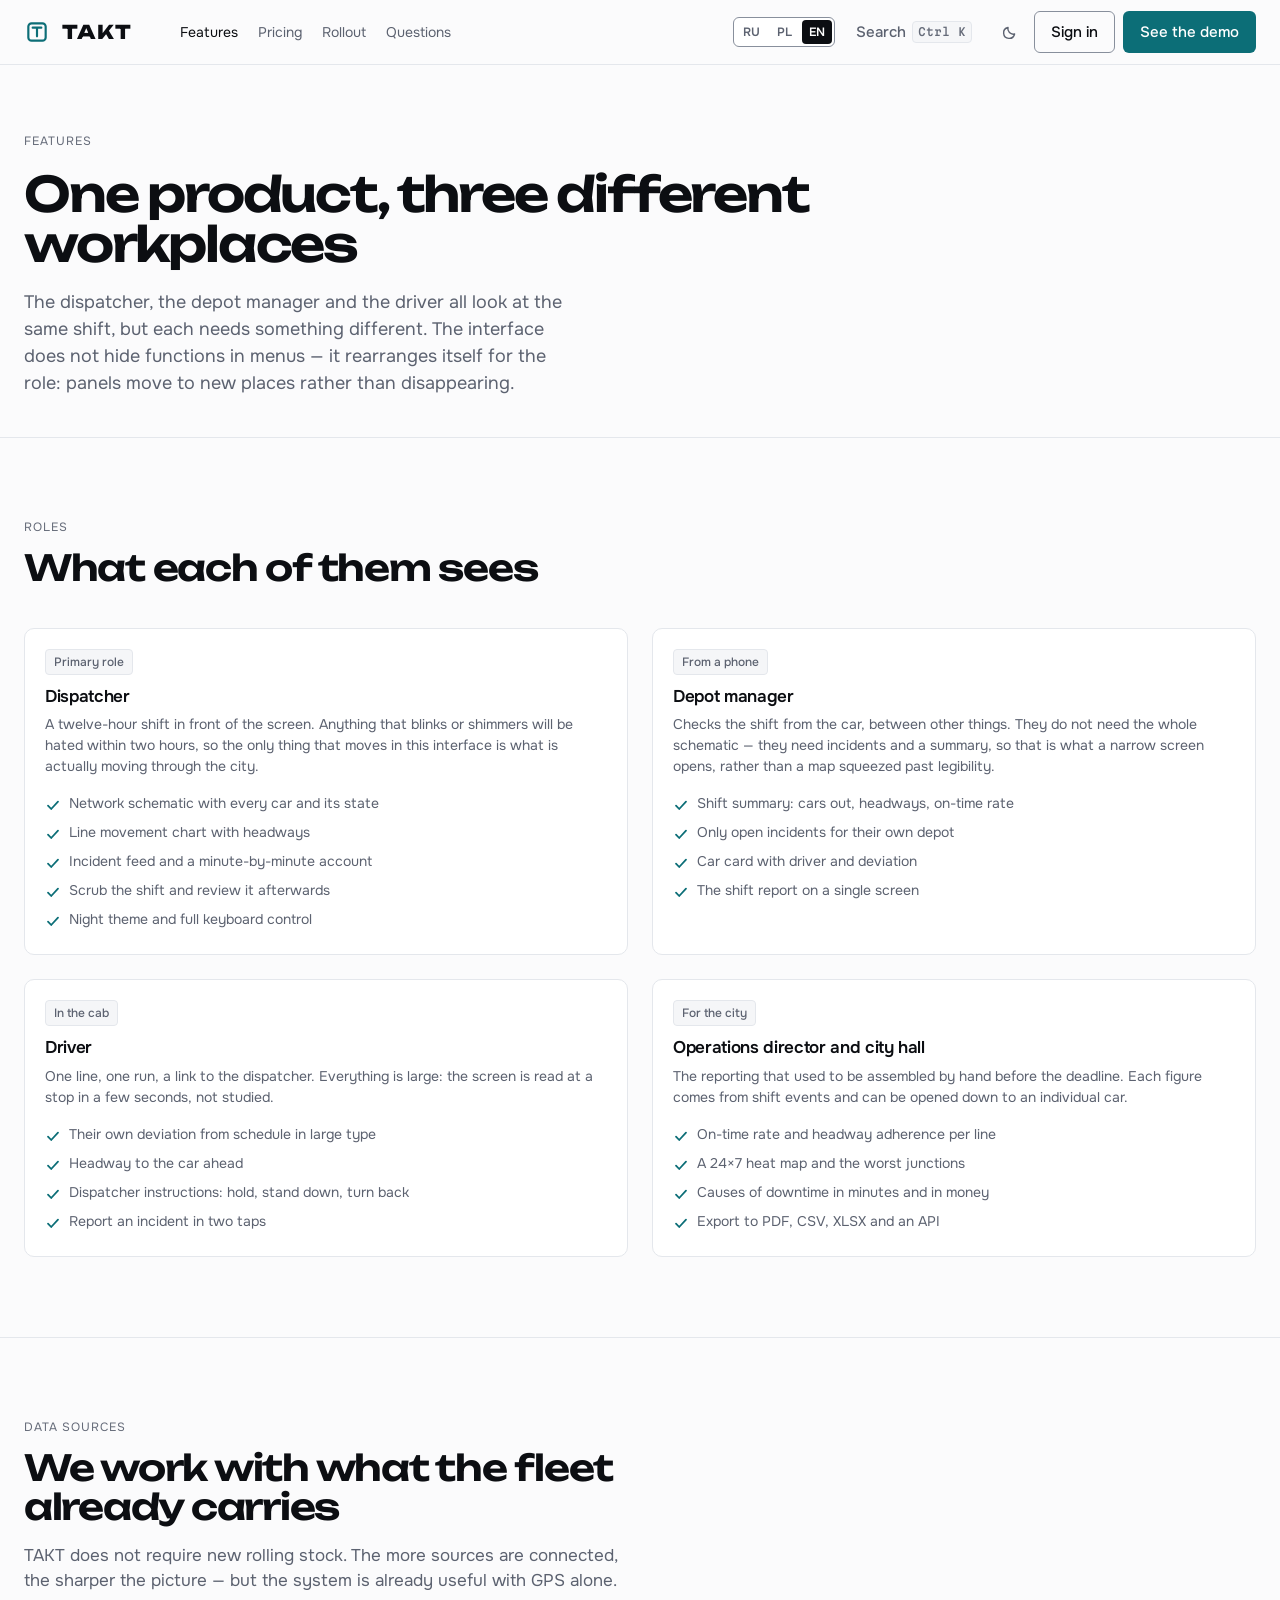
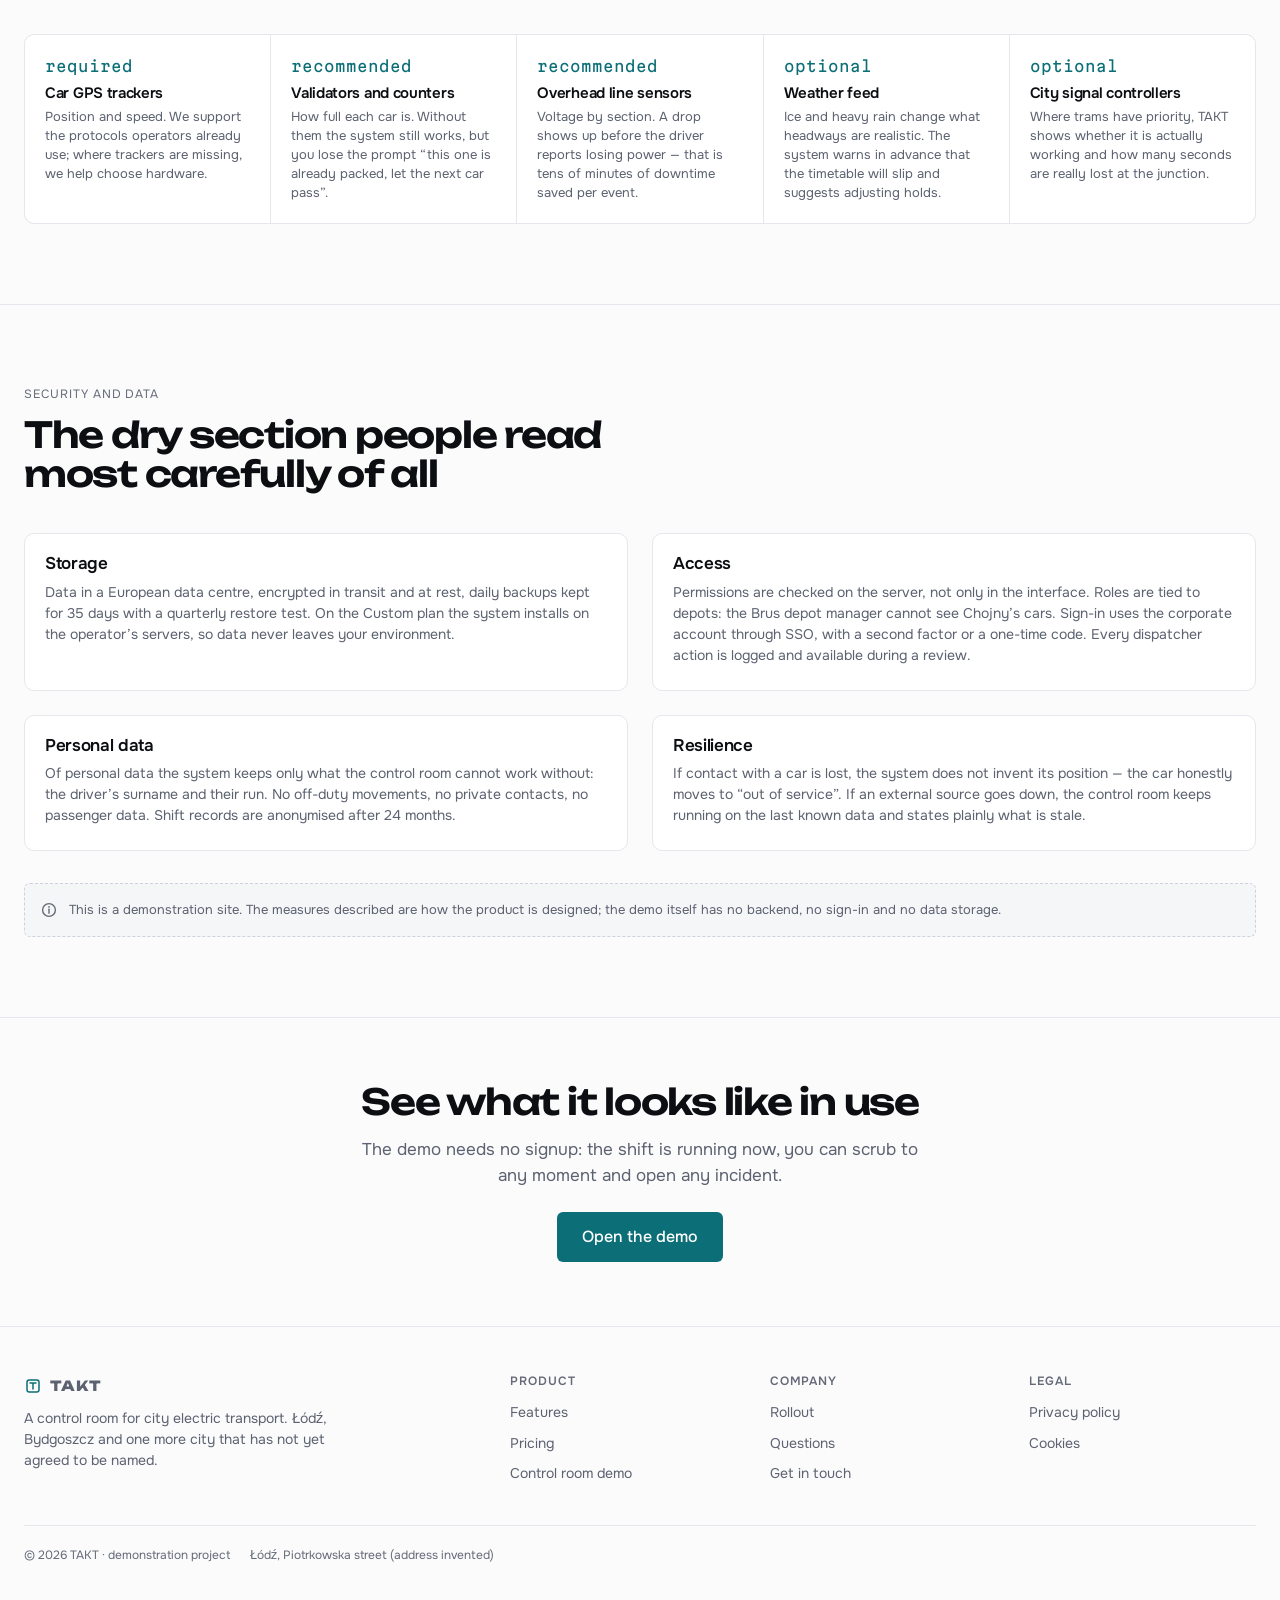
<file: features.html>
<!doctype html>
<html lang="ru">
<head>
<meta charset="utf-8">
<meta name="viewport" content="width=device-width, initial-scale=1">
<meta http-equiv="Content-Security-Policy" content="default-src 'self'; img-src 'self' data:; style-src 'self' 'unsafe-inline'; script-src 'self'; font-src 'self'; connect-src 'self'; base-uri 'none'">
<meta name="referrer" content="strict-origin-when-cross-origin">
<title>Возможности — ТАКТ</title>
<meta name="description" data-i18n-content="page.featuresDesc" content="Что видит диспетчер, начальник депо и водитель в ТАКТе, с какими источниками данных работает система и как устроено хранение.">
<link rel="canonical" href="https://oum1d.github.io/takt/features.html">
<link rel="alternate" hreflang="ru" href="https://oum1d.github.io/takt/features.html">
<link rel="alternate" hreflang="pl" href="https://oum1d.github.io/takt/features.html?lang=pl">
<link rel="alternate" hreflang="en" href="https://oum1d.github.io/takt/features.html?lang=en">
<meta property="og:type" content="website">
<meta property="og:title" content="Возможности ТАКТ">
<meta property="og:description" content="Три роли, четыре экрана, интеграции с GPS, турникетами и контактной сетью.">
<meta property="og:image" content="https://oum1d.github.io/takt/assets/img/og.png">
<meta name="theme-color" content="#0C6E77">
<link rel="icon" href="assets/img/favicon.svg" type="image/svg+xml">
<script src="assets/js/theme-boot.js"></script>
<link rel="stylesheet" href="assets/css/fonts.css">
<link rel="stylesheet" href="assets/css/tokens.css">
<link rel="stylesheet" href="assets/css/base.css">
<link rel="stylesheet" href="assets/css/app.css">
<link rel="stylesheet" href="assets/css/landing.css">
</head>
<body data-i18n-title="page.featuresTitle">
<a class="skip-link" href="#main" data-i18n="nav.skip">Перейти к содержимому</a>

<svg width="0" height="0" style="position:absolute" aria-hidden="true" focusable="false">
  <defs>
    <symbol id="ic-mark" viewBox="0 0 24 24">
      <path d="M4 17V7a3 3 0 0 1 3-3h10a3 3 0 0 1 3 3v10a3 3 0 0 1-3 3H7a3 3 0 0 1-3-3Z" fill="none" stroke="currentColor" stroke-width="2"/>
      <path d="M8 8h8M12 8v8" stroke="currentColor" stroke-width="2" stroke-linecap="round"/>
    </symbol>
    <symbol id="ic-check" viewBox="0 0 16 16"><path d="M3 8.6 6.2 12 13 4.6" fill="none" stroke="currentColor" stroke-width="1.8" stroke-linecap="round" stroke-linejoin="round"/></symbol>
    <symbol id="ic-info" viewBox="0 0 16 16"><circle cx="8" cy="8" r="6.4" fill="none" stroke="currentColor" stroke-width="1.4"/><path d="M8 7.2v4" stroke="currentColor" stroke-width="1.4" stroke-linecap="round"/><circle cx="8" cy="4.9" r=".85" fill="currentColor"/></symbol>
  </defs>
</svg>

<header class="site-head">
  <div class="wrap site-head__inner">
    <a class="brand" href="index.html">
      <svg class="brand__mark" aria-hidden="true"><use href="#ic-mark"/></svg>
      ТАКТ
    </a>
    <nav class="site-nav" aria-label="Разделы сайта">
      <a href="features.html" aria-current="page" data-i18n="nav.features">Возможности</a>
      <a href="pricing.html" data-i18n="nav.pricing">Цены</a>
      <a href="index.html#implementation" data-i18n="nav.implementation">Внедрение</a>
      <a href="index.html#faq" data-i18n="nav.faq">Вопросы</a>
    </nav>
    <div class="site-head__cta">
      <div class="site-shift" data-i18n-attr="title:tools.shiftHint" title="Демо-смена трамвайной сети Лодзи">
        <span class="site-shift__label" data-i18n="tools.shift">смена</span>
        <span class="site-shift__value">06:00–18:00</span>
      </div>
      <div class="lang-switch" data-lang-switch></div>
      <button class="btn btn--quiet site-search" type="button" data-site-search aria-haspopup="dialog">
        <svg class="site-search__icon" width="15" height="15" viewBox="0 0 16 16" aria-hidden="true" focusable="false"><circle cx="7" cy="7" r="4.6" fill="none" stroke="currentColor" stroke-width="1.6"/><path d="m10.5 10.5 3.3 3.3" stroke="currentColor" stroke-width="1.6" stroke-linecap="round"/></svg>
        <span class="site-search__text" data-i18n="tools.search">Поиск</span>
        <span class="kbd">Ctrl K</span>
      </button>
      <button class="btn btn--quiet site-theme" type="button" data-site-theme aria-pressed="false">
        <svg class="site-theme__moon" width="15" height="15" viewBox="0 0 16 16" aria-hidden="true" focusable="false"><path d="M13.4 9.6A5.8 5.8 0 0 1 6.4 2.6 5.9 5.9 0 1 0 13.4 9.6Z" fill="none" stroke="currentColor" stroke-width="1.5" stroke-linejoin="round"/></svg>
        <svg class="site-theme__sun" width="15" height="15" viewBox="0 0 16 16" aria-hidden="true" focusable="false"><circle cx="8" cy="8" r="3.2" fill="none" stroke="currentColor" stroke-width="1.5"/><path d="M8 1v1.8M8 13.2V15M15 8h-1.8M2.8 8H1M12.9 3.1l-1.3 1.3M4.4 11.6l-1.3 1.3M12.9 12.9l-1.3-1.3M4.4 4.4 3.1 3.1" stroke="currentColor" stroke-width="1.5" stroke-linecap="round"/></svg>
        <span class="visually-hidden" data-i18n="tools.night">Ночная тема</span>
      </button>
      <a class="btn btn--ghost" href="app.html" data-demo-link="app.html" data-i18n="nav.login">Войти</a>
      <a class="btn" href="app.html" data-demo-link="app.html" data-site-demo><span class="site-demo__long" data-i18n="nav.demo">Смотреть демо</span><span class="site-demo__short" data-i18n="nav.demoShort" aria-hidden="true">Демо</span></a>
    </div>
  </div>
</header>

<main id="main">

  <section class="hero" style="padding-bottom:var(--s10)">
    <div class="wrap">
      <p class="hero__eyebrow" data-i18n="featuresPage.eyebrow">Возможности</p>
      <h1 style="font-size:clamp(32px,3.8vw,50px);max-width:18ch" data-i18n="featuresPage.title">Один продукт, три разных рабочих места</h1>
      <p class="hero__lead" style="margin-top:var(--s5)" data-i18n="featuresPage.lead">
        Диспетчер, начальник депо и водитель смотрят на одну и ту же смену, но
        каждому нужно своё. Интерфейс не прячет функции в меню — он перестраивается
        под роль: панели переезжают на новые места, а не исчезают.
      </p>
    </div>
  </section>

  <!-- Роли -->
  <section class="section" id="roles">
    <div class="wrap">
      <div class="section__head">
        <p class="section__label" data-i18n="featuresPage.rolesLabel">Роли</p>
        <h2 data-i18n="featuresPage.rolesTitle">Что видит каждый</h2>
      </div>

      <div class="features">
        <article class="feature">
          <div class="feature__body">
            <span class="chip" data-i18n="featuresPage.dispatcherChip">Основная роль</span>
            <h3 style="margin-top:var(--s3)" data-i18n="featuresPage.dispatcherTitle">Диспетчер</h3>
            <p data-i18n="featuresPage.dispatcherText">Двенадцатичасовая смена перед экраном.</p>
            <ul class="plan__list" style="margin-top:var(--s4)">
              <li><svg width="16" height="16" aria-hidden="true"><use href="#ic-check"/></svg><span data-i18n="featuresPage.d1">Схема сети со всеми вагонами и их состоянием</span></li>
              <li><svg width="16" height="16" aria-hidden="true"><use href="#ic-check"/></svg><span data-i18n="featuresPage.d2">График движения по линии с интервалами</span></li>
              <li><svg width="16" height="16" aria-hidden="true"><use href="#ic-check"/></svg><span data-i18n="featuresPage.d3">Лента происшествий и разбор по минутам</span></li>
              <li><svg width="16" height="16" aria-hidden="true"><use href="#ic-check"/></svg><span data-i18n="featuresPage.d4">Перемотка смены и разбор задним числом</span></li>
              <li><svg width="16" height="16" aria-hidden="true"><use href="#ic-check"/></svg><span data-i18n="featuresPage.d5">Ночная тема и полное управление с клавиатуры</span></li>
            </ul>
          </div>
        </article>

        <article class="feature">
          <div class="feature__body">
            <span class="chip" data-i18n="featuresPage.depotChip">С телефона</span>
            <h3 style="margin-top:var(--s3)" data-i18n="featuresPage.depotTitle">Начальник депо</h3>
            <p data-i18n="featuresPage.depotText">Смотрит смену из машины, между делами.</p>
            <ul class="plan__list" style="margin-top:var(--s4)">
              <li><svg width="16" height="16" aria-hidden="true"><use href="#ic-check"/></svg><span data-i18n="featuresPage.dep1">Сводка смены: выпуск, интервалы, пунктуальность</span></li>
              <li><svg width="16" height="16" aria-hidden="true"><use href="#ic-check"/></svg><span data-i18n="featuresPage.dep2">Только незакрытые происшествия по своему депо</span></li>
              <li><svg width="16" height="16" aria-hidden="true"><use href="#ic-check"/></svg><span data-i18n="featuresPage.dep3">Карточка вагона с водителем и отклонением</span></li>
              <li><svg width="16" height="16" aria-hidden="true"><use href="#ic-check"/></svg><span data-i18n="featuresPage.dep4">Отчёт за смену одним экраном</span></li>
            </ul>
          </div>
        </article>

        <article class="feature">
          <div class="feature__body">
            <span class="chip" data-i18n="featuresPage.driverChip">В кабине</span>
            <h3 style="margin-top:var(--s3)" data-i18n="featuresPage.driverTitle">Водитель</h3>
            <p data-i18n="featuresPage.driverText">Одна линия, свой выход, связь с диспетчером.</p>
            <ul class="plan__list" style="margin-top:var(--s4)">
              <li><svg width="16" height="16" aria-hidden="true"><use href="#ic-check"/></svg><span data-i18n="featuresPage.dr1">Своё отклонение от графика крупной цифрой</span></li>
              <li><svg width="16" height="16" aria-hidden="true"><use href="#ic-check"/></svg><span data-i18n="featuresPage.dr2">Интервал до идущего впереди вагона</span></li>
              <li><svg width="16" height="16" aria-hidden="true"><use href="#ic-check"/></svg><span data-i18n="featuresPage.dr3">Указания диспетчера: выдержка, отстой, оборот</span></li>
              <li><svg width="16" height="16" aria-hidden="true"><use href="#ic-check"/></svg><span data-i18n="featuresPage.dr4">Сообщение о происшествии в два касания</span></li>
            </ul>
          </div>
        </article>

        <article class="feature">
          <div class="feature__body">
            <span class="chip" data-i18n="featuresPage.cityChip">Для города</span>
            <h3 style="margin-top:var(--s3)" data-i18n="featuresPage.cityTitle">Замдиректора и мэрия</h3>
            <p data-i18n="featuresPage.cityText">Отчётность, которую раньше собирали вручную к отчётной дате.</p>
            <ul class="plan__list" style="margin-top:var(--s4)">
              <li><svg width="16" height="16" aria-hidden="true"><use href="#ic-check"/></svg><span data-i18n="featuresPage.c1">Пунктуальность и соблюдение интервала по линиям</span></li>
              <li><svg width="16" height="16" aria-hidden="true"><use href="#ic-check"/></svg><span data-i18n="featuresPage.c2">Тепловая карта 24×7 и топ проблемных перекрёстков</span></li>
              <li><svg width="16" height="16" aria-hidden="true"><use href="#ic-check"/></svg><span data-i18n="featuresPage.c3">Причины простоя в минутах и деньгах</span></li>
              <li><svg width="16" height="16" aria-hidden="true"><use href="#ic-check"/></svg><span data-i18n="featuresPage.c4">Выгрузка PDF, CSV, XLSX и API</span></li>
            </ul>
          </div>
        </article>
      </div>
    </div>
  </section>

  <!-- Интеграции -->
  <section class="section" id="integrations">
    <div class="wrap">
      <div class="section__head">
        <p class="section__label" data-i18n="featuresPage.srcLabel">Источники данных</p>
        <h2 data-i18n="featuresPage.srcTitle">Работаем с тем, что уже стоит в парке</h2>
        <p class="section__lead" data-i18n="featuresPage.srcLead">
          ТАКТ не требует менять подвижной состав.
        </p>
      </div>

      <div class="counts">
        <div class="count">
          <div class="count__value" data-i18n="featuresPage.required">обязательно</div>
          <h3 data-i18n="featuresPage.gpsTitle">GPS-трекеры вагонов</h3>
          <p data-i18n="featuresPage.gpsText">Положение и скорость.</p>
        </div>
        <div class="count">
          <div class="count__value" data-i18n="featuresPage.desired">желательно</div>
          <h3 data-i18n="featuresPage.gateTitle">Турникеты и счётчики</h3>
          <p data-i18n="featuresPage.gateText">Заполненность вагона.</p>
        </div>
        <div class="count">
          <div class="count__value" data-i18n="featuresPage.desired">желательно</div>
          <h3 data-i18n="featuresPage.catTitle">Датчики контактной сети</h3>
          <p data-i18n="featuresPage.catText">Напряжение по секциям.</p>
        </div>
        <div class="count">
          <div class="count__value" data-i18n="featuresPage.optional">опционально</div>
          <h3 data-i18n="featuresPage.weatherTitle">Погодный сервис</h3>
          <p data-i18n="featuresPage.weatherText">Гололёд и ливень меняют допустимые интервалы.</p>
        </div>
        <div class="count">
          <div class="count__value" data-i18n="featuresPage.optional">опционально</div>
          <h3 data-i18n="featuresPage.trafficTitle">Городские светофорные контроллеры</h3>
          <p data-i18n="featuresPage.trafficText">Там, где есть приоритет для трамвая.</p>
        </div>
      </div>
    </div>
  </section>

  <!-- Безопасность -->
  <section class="section" id="security">
    <div class="wrap">
      <div class="section__head">
        <p class="section__label" data-i18n="featuresPage.secLabel">Безопасность и данные</p>
        <h2 data-i18n="featuresPage.secTitle">Сухой раздел, который читают внимательнее всех остальных</h2>
      </div>

      <div class="features">
        <article class="feature">
          <div class="feature__body">
            <h3 data-i18n="featuresPage.storeTitle">Хранение</h3>
            <p data-i18n="featuresPage.storeText">Данные в европейском дата-центре.</p>
          </div>
        </article>
        <article class="feature">
          <div class="feature__body">
            <h3 data-i18n="featuresPage.accessTitle">Доступ</h3>
            <p data-i18n="featuresPage.accessText">Права проверяются на сервере.</p>
          </div>
        </article>
        <article class="feature">
          <div class="feature__body">
            <h3 data-i18n="featuresPage.pdTitle">Персональные данные</h3>
            <p data-i18n="featuresPage.pdText">Система хранит только то, без чего не работает диспетчерская.</p>
          </div>
        </article>
        <article class="feature">
          <div class="feature__body">
            <h3 data-i18n="featuresPage.faultTitle">Отказоустойчивость</h3>
            <p data-i18n="featuresPage.faultText">Если связь с вагоном пропала, система не додумывает его положение.</p>
          </div>
        </article>
      </div>

      <div class="demo-note" style="margin-top:var(--s8)">
        <svg width="16" height="16" aria-hidden="true"><use href="#ic-info"/></svg>
        <span data-i18n="featuresPage.demoNote">
          Демонстрационный сайт. Описанные меры — это то, как устроен продукт по замыслу.
        </span>
      </div>
    </div>
  </section>

  <section class="section section--tight">
    <div class="wrap wrap--narrow" style="text-align:center">
      <h2 style="font-family:var(--font-display)" data-i18n="featuresPage.ctaTitle">Посмотрите, как это выглядит в работе</h2>
      <p class="section__lead" style="margin-inline:auto;max-width:52ch" data-i18n="featuresPage.ctaLead">
        Демо открывается без регистрации.
      </p>
      <p style="margin-top:var(--s6)">
        <a class="btn btn--lg" href="app.html" data-demo-link="app.html" data-i18n="hero.open">Открыть демо</a>
      </p>
    </div>
  </section>
</main>

<footer class="site-foot">
  <div class="wrap">
    <div class="site-foot__grid">
      <div>
        <a class="brand" href="index.html" style="margin-bottom:var(--s3)">
          <svg class="brand__mark" aria-hidden="true"><use href="#ic-mark"/></svg>
          ТАКТ
        </a>
        <p style="font-size:14px;color:var(--ink-2);max-width:34ch" data-i18n="foot.about">
          Диспетчерская для городского электротранспорта.
        </p>
      </div>
      <div>
        <h2 class="foot-title" data-i18n="foot.product">Продукт</h2>
        <ul>
          <li><a href="features.html" data-i18n="nav.features">Возможности</a></li>
          <li><a href="pricing.html" data-i18n="nav.pricing">Цены</a></li>
          <li><a href="app.html" data-demo-link="app.html" data-i18n="foot.demo">Демо диспетчерской</a></li>
        </ul>
      </div>
      <div>
        <h2 class="foot-title" data-i18n="foot.company">Компания</h2>
        <ul>
          <li><a href="index.html#implementation" data-i18n="nav.implementation">Внедрение</a></li>
          <li><a href="index.html#faq" data-i18n="nav.faq">Вопросы</a></li>
          <li><a href="index.html#request" data-i18n="foot.contact">Связаться</a></li>
        </ul>
      </div>
      <div>
        <h2 class="foot-title" data-i18n="foot.legal">Правовое</h2>
        <ul>
          <li><a href="privacy.html" data-i18n="foot.privacy">Политика конфиденциальности</a></li>
          <li><a href="privacy.html#cookies" data-i18n="foot.cookies">Файлы cookie</a></li>
        </ul>
      </div>
    </div>
    <div class="site-foot__bottom">
      <span data-i18n="foot.copy">© 2026 ТАКТ · демонстрационный проект</span>
      <span data-i18n="foot.address">Лодзь, ул. Пётрковска (адрес вымышлен)</span>
    </div>
  </div>
</footer>

<script src="assets/js/i18n/ru.js"></script>
<script src="assets/js/i18n/pl.js"></script>
<script src="assets/js/i18n/en.js"></script>
<script src="assets/js/i18n/ru-app.js"></script>
<script src="assets/js/i18n/pl-app.js"></script>
<script src="assets/js/i18n/en-app.js"></script>
<script src="assets/js/i18n/incidents-pl.js"></script>
<script src="assets/js/i18n/incidents-en.js"></script>
<script src="assets/js/i18n/core.js"></script>
<script src="assets/js/data/network.js"></script>
<script src="assets/js/data/fleet.js"></script>
<script src="assets/js/data/incidents.js"></script>
<script src="assets/js/data/reports.js"></script>
<script src="assets/js/sim/geometry.js"></script>
<script src="assets/js/sim/clock.js"></script>
<script src="assets/js/sim/simulator.js"></script>
<script src="assets/js/ui/landing.js"></script>
<script src="assets/js/ui/site-tools.js"></script>
</body>
</html>
</file>
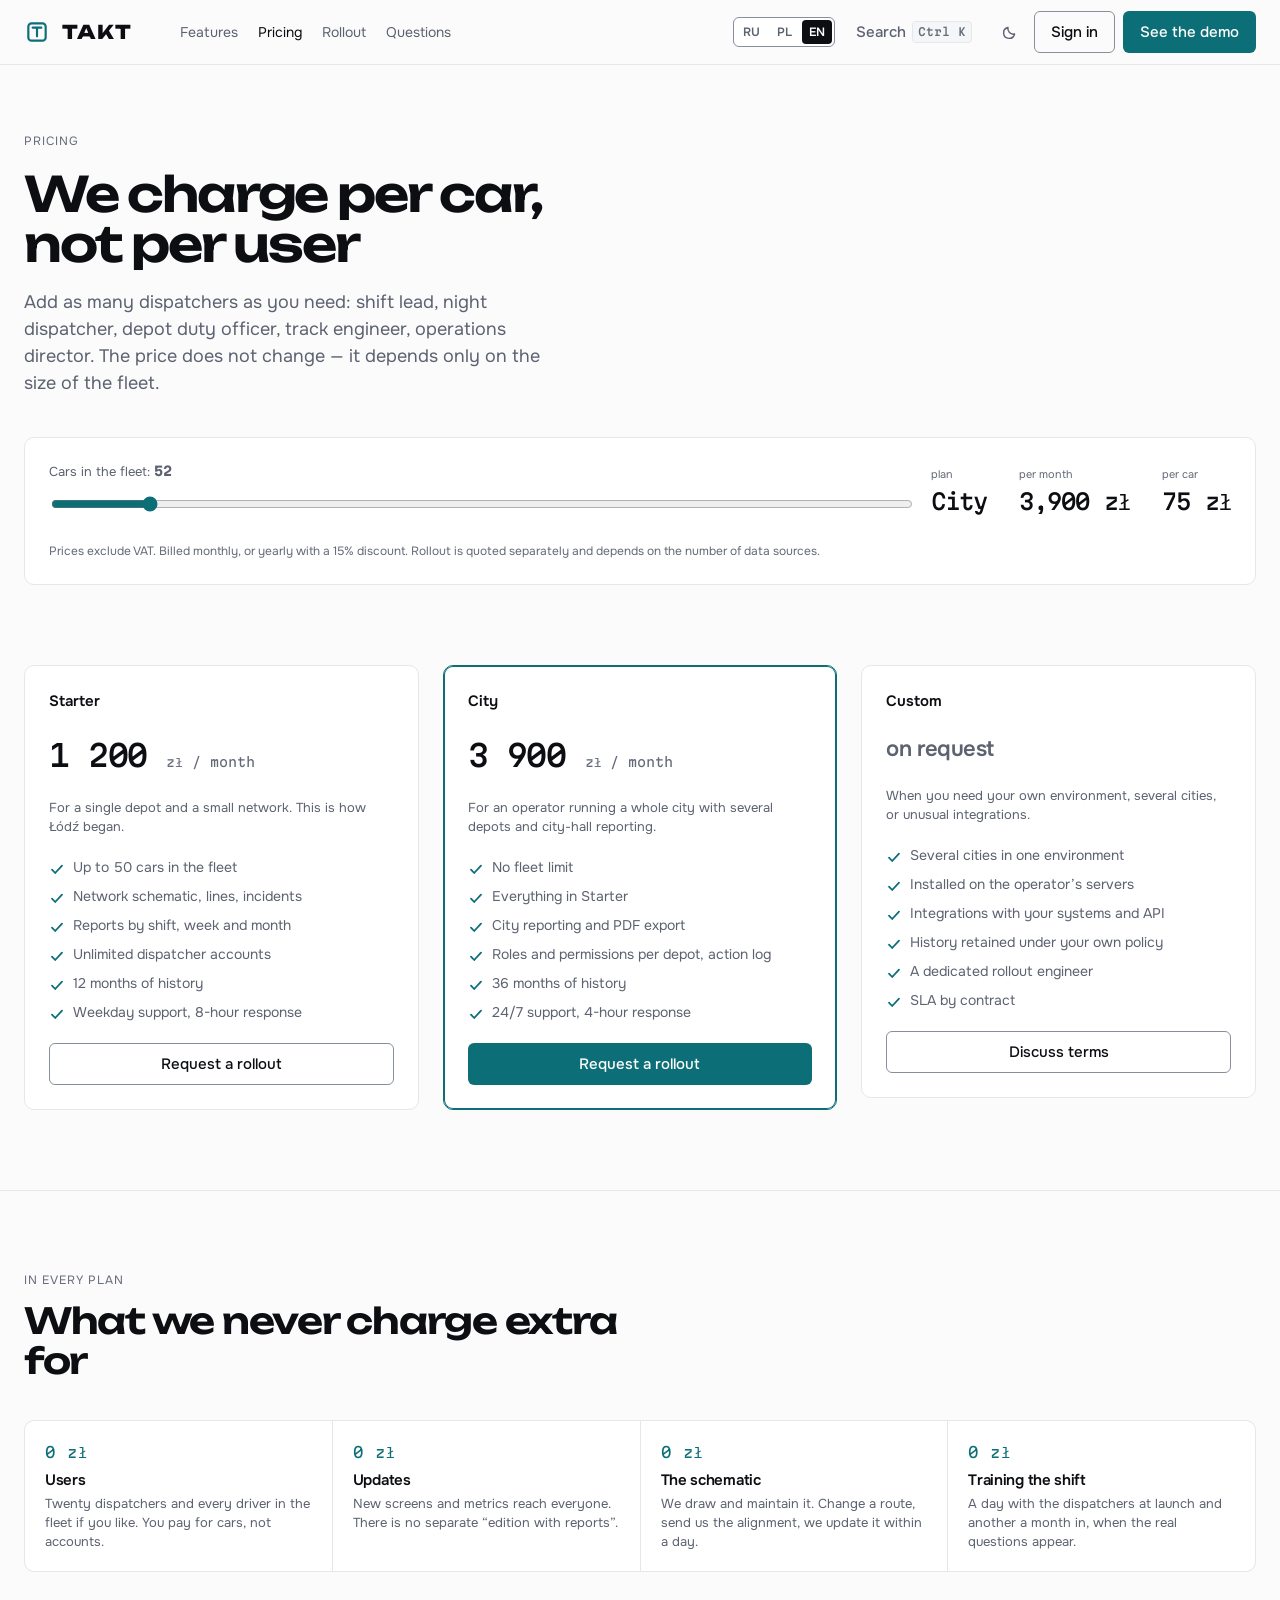
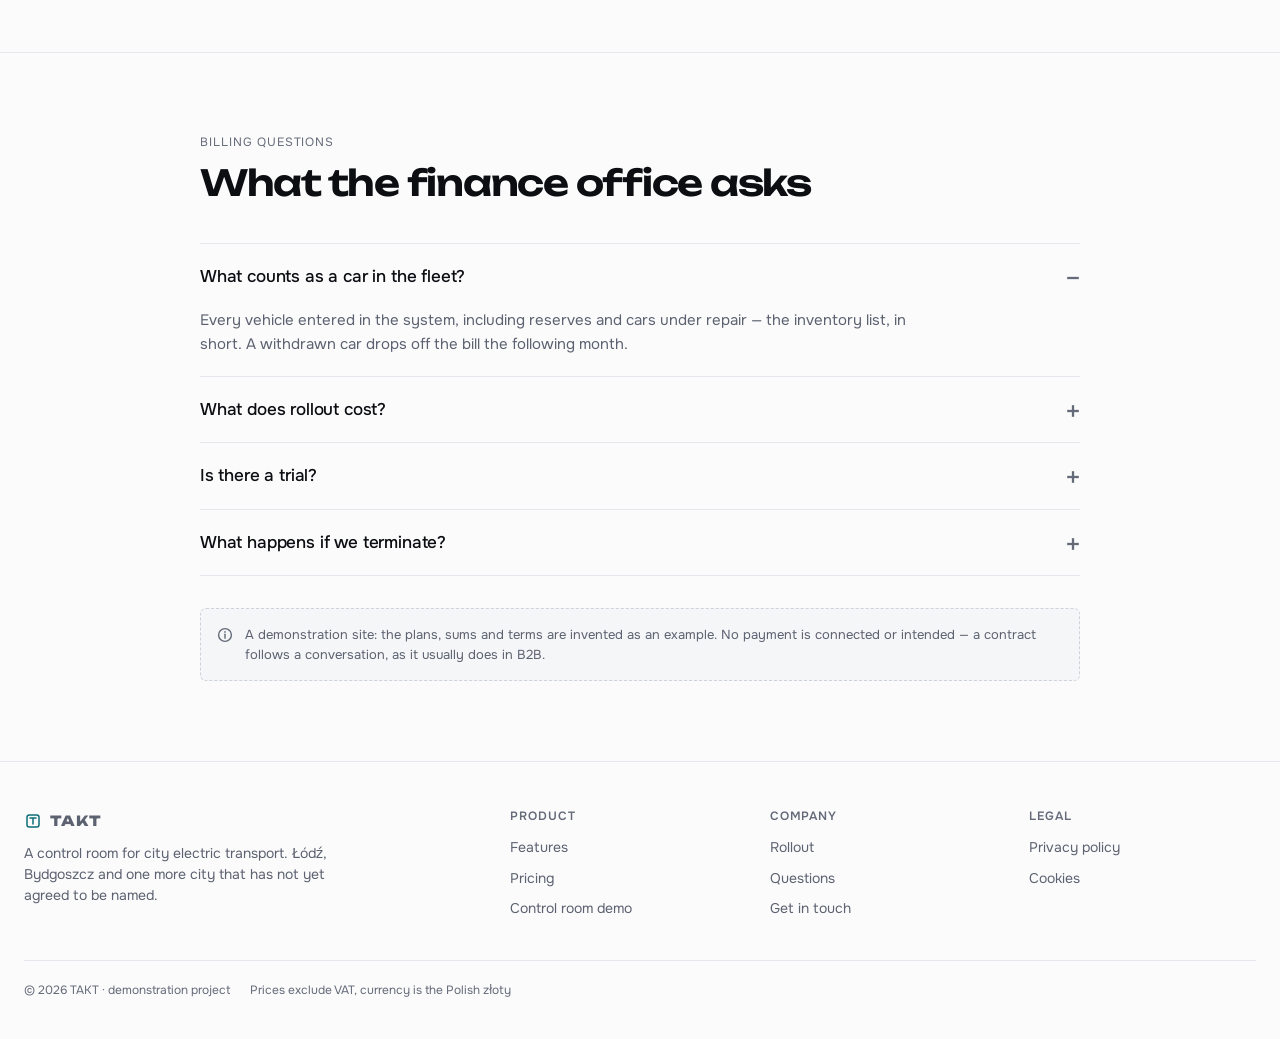
<file: pricing.html>
<!doctype html>
<html lang="ru">
<head>
<meta charset="utf-8">
<meta name="viewport" content="width=device-width, initial-scale=1">
<meta http-equiv="Content-Security-Policy" content="default-src 'self'; img-src 'self' data:; style-src 'self' 'unsafe-inline'; script-src 'self'; font-src 'self'; connect-src 'self'; base-uri 'none'">
<meta name="referrer" content="strict-origin-when-cross-origin">
<title>Цены — ТАКТ</title>
<meta name="description" data-i18n-content="page.pricingDesc" content="Тарифы ТАКТ: от 1200 zł в месяц до 50 вагонов и 3900 zł без ограничения парка. Считаем по вагонам, а не по пользователям.">
<link rel="canonical" href="https://oum1d.github.io/takt/pricing.html">
<link rel="alternate" hreflang="ru" href="https://oum1d.github.io/takt/pricing.html">
<link rel="alternate" hreflang="pl" href="https://oum1d.github.io/takt/pricing.html?lang=pl">
<link rel="alternate" hreflang="en" href="https://oum1d.github.io/takt/pricing.html?lang=en">
<meta property="og:type" content="website">
<meta property="og:title" content="Цены ТАКТ">
<meta property="og:description" content="Считаем по вагонам, а не по пользователям. Диспетчеров можно заводить сколько нужно.">
<meta property="og:image" content="https://oum1d.github.io/takt/assets/img/og.png">
<meta name="theme-color" content="#0C6E77">
<link rel="icon" href="assets/img/favicon.svg" type="image/svg+xml">
<script src="assets/js/theme-boot.js"></script>
<link rel="stylesheet" href="assets/css/fonts.css">
<link rel="stylesheet" href="assets/css/tokens.css">
<link rel="stylesheet" href="assets/css/base.css">
<link rel="stylesheet" href="assets/css/app.css">
<link rel="stylesheet" href="assets/css/landing.css">
</head>
<body data-i18n-title="page.pricingTitle">
<a class="skip-link" href="#main" data-i18n="nav.skip">Перейти к содержимому</a>

<svg width="0" height="0" style="position:absolute" aria-hidden="true" focusable="false">
  <defs>
    <symbol id="ic-mark" viewBox="0 0 24 24">
      <path d="M4 17V7a3 3 0 0 1 3-3h10a3 3 0 0 1 3 3v10a3 3 0 0 1-3 3H7a3 3 0 0 1-3-3Z" fill="none" stroke="currentColor" stroke-width="2"/>
      <path d="M8 8h8M12 8v8" stroke="currentColor" stroke-width="2" stroke-linecap="round"/>
    </symbol>
    <symbol id="ic-check" viewBox="0 0 16 16"><path d="M3 8.6 6.2 12 13 4.6" fill="none" stroke="currentColor" stroke-width="1.8" stroke-linecap="round" stroke-linejoin="round"/></symbol>
    <symbol id="ic-info" viewBox="0 0 16 16"><circle cx="8" cy="8" r="6.4" fill="none" stroke="currentColor" stroke-width="1.4"/><path d="M8 7.2v4" stroke="currentColor" stroke-width="1.4" stroke-linecap="round"/><circle cx="8" cy="4.9" r=".85" fill="currentColor"/></symbol>
  </defs>
</svg>

<header class="site-head">
  <div class="wrap site-head__inner">
    <a class="brand" href="index.html">
      <svg class="brand__mark" aria-hidden="true"><use href="#ic-mark"/></svg>
      ТАКТ
    </a>
    <nav class="site-nav" aria-label="Разделы сайта">
      <a href="features.html" data-i18n="nav.features">Возможности</a>
      <a href="pricing.html" aria-current="page" data-i18n="nav.pricing">Цены</a>
      <a href="index.html#implementation" data-i18n="nav.implementation">Внедрение</a>
      <a href="index.html#faq" data-i18n="nav.faq">Вопросы</a>
    </nav>
    <div class="site-head__cta">
      <div class="site-shift" data-i18n-attr="title:tools.shiftHint" title="Демо-смена трамвайной сети Лодзи">
        <span class="site-shift__label" data-i18n="tools.shift">смена</span>
        <span class="site-shift__value">06:00–18:00</span>
      </div>
      <div class="lang-switch" data-lang-switch></div>
      <button class="btn btn--quiet site-search" type="button" data-site-search aria-haspopup="dialog">
        <svg class="site-search__icon" width="15" height="15" viewBox="0 0 16 16" aria-hidden="true" focusable="false"><circle cx="7" cy="7" r="4.6" fill="none" stroke="currentColor" stroke-width="1.6"/><path d="m10.5 10.5 3.3 3.3" stroke="currentColor" stroke-width="1.6" stroke-linecap="round"/></svg>
        <span class="site-search__text" data-i18n="tools.search">Поиск</span>
        <span class="kbd">Ctrl K</span>
      </button>
      <button class="btn btn--quiet site-theme" type="button" data-site-theme aria-pressed="false">
        <svg class="site-theme__moon" width="15" height="15" viewBox="0 0 16 16" aria-hidden="true" focusable="false"><path d="M13.4 9.6A5.8 5.8 0 0 1 6.4 2.6 5.9 5.9 0 1 0 13.4 9.6Z" fill="none" stroke="currentColor" stroke-width="1.5" stroke-linejoin="round"/></svg>
        <svg class="site-theme__sun" width="15" height="15" viewBox="0 0 16 16" aria-hidden="true" focusable="false"><circle cx="8" cy="8" r="3.2" fill="none" stroke="currentColor" stroke-width="1.5"/><path d="M8 1v1.8M8 13.2V15M15 8h-1.8M2.8 8H1M12.9 3.1l-1.3 1.3M4.4 11.6l-1.3 1.3M12.9 12.9l-1.3-1.3M4.4 4.4 3.1 3.1" stroke="currentColor" stroke-width="1.5" stroke-linecap="round"/></svg>
        <span class="visually-hidden" data-i18n="tools.night">Ночная тема</span>
      </button>
      <a class="btn btn--ghost" href="app.html" data-demo-link="app.html" data-i18n="nav.login">Войти</a>
      <a class="btn" href="app.html" data-demo-link="app.html" data-site-demo><span class="site-demo__long" data-i18n="nav.demo">Смотреть демо</span><span class="site-demo__short" data-i18n="nav.demoShort" aria-hidden="true">Демо</span></a>
    </div>
  </div>
</header>

<main id="main">

  <section class="hero" style="padding-bottom:var(--s10)">
    <div class="wrap">
      <p class="hero__eyebrow" data-i18n="pricingPage.eyebrow">Цены</p>
      <h1 style="font-size:clamp(32px,3.8vw,50px);max-width:18ch" data-i18n-html="pricingPage.title">Считаем по вагонам,<br>а не по пользователям</h1>
      <p class="hero__lead" style="margin-top:var(--s5)" data-i18n="pricingPage.lead">
        Диспетчеров можно заводить сколько нужно: начальник смены, ночной диспетчер,
        дежурный по депо, инженер службы пути, замдиректора. Плата от этого не меняется —
        она зависит только от размера парка.
      </p>
    </div>
  </section>

  <!-- Калькулятор -->
  <section class="section" style="border-top:0;padding-top:0">
    <div class="wrap">
      <div class="calc">
        <div class="calc__row">
          <div>
            <label for="fleetSize" style="font-size:13px;color:var(--ink-2);display:block;margin-bottom:var(--s2)">
              <span data-i18n="plans.calcFleet">Вагонов в парке:</span> <b class="num" id="calcFleet">52</b>
            </label>
            <input class="slider" type="range" id="fleetSize" min="10" max="400" step="1" value="52">
          </div>
          <div class="calc__out">
            <div><span data-i18n="plans.calcPlan">тариф</span><b id="calcPlan">Городской</b></div>
            <div><span data-i18n="plans.calcPrice">в месяц</span><b id="calcPrice">3 900 zł</b></div>
            <div><span data-i18n="plans.calcPer">на вагон</span><b id="calcPer">75 zł</b></div>
          </div>
        </div>
        <p style="font-size:12px;color:var(--ink-3)" data-i18n="plans.calcNote">
          Цены указаны без НДС. Оплата раз в месяц или за год с 15% скидкой.
          Внедрение считается отдельно и зависит от числа источников данных.
        </p>
      </div>
    </div>
  </section>

  <!-- Тарифы -->
  <section class="section" style="border-top:0;padding-top:0">
    <div class="wrap">
      <div class="plans">
        <div class="plan">
          <div class="plan__name" data-i18n="plans.startName">Стартовый</div>
          <div class="plan__price">1 200 <small data-i18n="plans.perMonth">zł / мес</small></div>
          <p style="font-size:13px;color:var(--ink-2)" data-i18n="plans.startFor">Для одного депо и небольшой сети.</p>
          <ul class="plan__list">
            <li><svg width="16" height="16" aria-hidden="true"><use href="#ic-check"/></svg><span data-i18n="plans.start1">До 50 вагонов в парке</span></li>
            <li><svg width="16" height="16" aria-hidden="true"><use href="#ic-check"/></svg><span data-i18n="plans.start2">Схема сети, линии, происшествия</span></li>
            <li><svg width="16" height="16" aria-hidden="true"><use href="#ic-check"/></svg><span data-i18n="plans.start3">Отчёты за смену, неделю и месяц</span></li>
            <li><svg width="16" height="16" aria-hidden="true"><use href="#ic-check"/></svg><span data-i18n="plans.start4">Неограниченное число диспетчеров</span></li>
            <li><svg width="16" height="16" aria-hidden="true"><use href="#ic-check"/></svg><span data-i18n="plans.start5">Хранение истории 12 месяцев</span></li>
            <li><svg width="16" height="16" aria-hidden="true"><use href="#ic-check"/></svg><span data-i18n="plans.start6">Поддержка по будням, ответ за 8 часов</span></li>
          </ul>
          <a class="btn btn--ghost" href="index.html#request" data-i18n="plans.request">Запросить внедрение</a>
        </div>

        <div class="plan" data-featured="true">
          <div class="plan__name" data-i18n="plans.cityName">Городской</div>
          <div class="plan__price">3 900 <small data-i18n="plans.perMonth">zł / мес</small></div>
          <p style="font-size:13px;color:var(--ink-2)" data-i18n="plans.cityFor">Для оператора целого города.</p>
          <ul class="plan__list">
            <li><svg width="16" height="16" aria-hidden="true"><use href="#ic-check"/></svg><span data-i18n="plans.city1">Без ограничения по парку</span></li>
            <li><svg width="16" height="16" aria-hidden="true"><use href="#ic-check"/></svg><span data-i18n="plans.city2">Всё из «Стартового»</span></li>
            <li><svg width="16" height="16" aria-hidden="true"><use href="#ic-check"/></svg><span data-i18n="plans.city3">Отчётность для города и выгрузка PDF</span></li>
            <li><svg width="16" height="16" aria-hidden="true"><use href="#ic-check"/></svg><span data-i18n="plans.city4">Роли и права по депо, журнал действий</span></li>
            <li><svg width="16" height="16" aria-hidden="true"><use href="#ic-check"/></svg><span data-i18n="plans.city5">Хранение истории 36 месяцев</span></li>
            <li><svg width="16" height="16" aria-hidden="true"><use href="#ic-check"/></svg><span data-i18n="plans.city6">Поддержка 24/7, реакция за 4 часа</span></li>
          </ul>
          <a class="btn" href="index.html#request" data-i18n="plans.request">Запросить внедрение</a>
        </div>

        <div class="plan">
          <div class="plan__name" data-i18n="plans.customName">Индивидуальный</div>
          <div class="plan__price plan__price--text" data-i18n="plans.onRequest">по запросу</div>
          <p style="font-size:13px;color:var(--ink-2)" data-i18n="plans.customFor">Когда нужен свой контур или несколько городов.</p>
          <ul class="plan__list">
            <li><svg width="16" height="16" aria-hidden="true"><use href="#ic-check"/></svg><span data-i18n="plans.custom1">Несколько городов в одном контуре</span></li>
            <li><svg width="16" height="16" aria-hidden="true"><use href="#ic-check"/></svg><span data-i18n="plans.custom2">Установка на серверах оператора</span></li>
            <li><svg width="16" height="16" aria-hidden="true"><use href="#ic-check"/></svg><span data-i18n="plans.custom3">Интеграции с вашими системами и API</span></li>
            <li><svg width="16" height="16" aria-hidden="true"><use href="#ic-check"/></svg><span data-i18n="plans.custom4">Хранение истории по вашему регламенту</span></li>
            <li><svg width="16" height="16" aria-hidden="true"><use href="#ic-check"/></svg><span data-i18n="plans.custom5">Выделенный инженер внедрения</span></li>
            <li><svg width="16" height="16" aria-hidden="true"><use href="#ic-check"/></svg><span data-i18n="plans.custom6">SLA по договору</span></li>
          </ul>
          <a class="btn btn--ghost" href="index.html#request" data-i18n="plans.discuss">Обсудить условия</a>
        </div>
      </div>
    </div>
  </section>

  <!-- Что входит всегда -->
  <section class="section">
    <div class="wrap">
      <div class="section__head">
        <p class="section__label" data-i18n="plans.freeLabel">В любом тарифе</p>
        <h2 data-i18n="plans.freeTitle">За что не берём отдельных денег</h2>
      </div>
      <div class="counts">
        <div class="count">
          <div class="count__value">0 zł</div>
          <h3 data-i18n="plans.freeUsers">Пользователи</h3>
          <p data-i18n="plans.freeUsersText">Хоть двадцать диспетчеров и все водители парка.</p>
        </div>
        <div class="count">
          <div class="count__value">0 zł</div>
          <h3 data-i18n="plans.freeUpdates">Обновления</h3>
          <p data-i18n="plans.freeUpdatesText">Новые экраны и метрики приходят всем.</p>
        </div>
        <div class="count">
          <div class="count__value">0 zł</div>
          <h3 data-i18n="plans.freeMap">Схема сети</h3>
          <p data-i18n="plans.freeMapText">Рисуем и поддерживаем сами.</p>
        </div>
        <div class="count">
          <div class="count__value">0 zł</div>
          <h3 data-i18n="plans.freeTraining">Обучение смены</h3>
          <p data-i18n="plans.freeTrainingText">День с диспетчерами при запуске и ещё один через месяц.</p>
        </div>
      </div>
    </div>
  </section>

  <!-- FAQ по деньгам -->
  <section class="section" id="faq">
    <div class="wrap wrap--narrow">
      <div class="section__head">
        <p class="section__label" data-i18n="faq.moneyLabel">Вопросы про оплату</p>
        <h2 data-i18n="faq.moneyTitle">О чём спрашивает бухгалтерия</h2>
      </div>
      <div class="faq">
        <details open>
          <summary data-i18n="faq.m1">Что считается вагоном в парке?</summary>
          <p data-i18n="faq.ma1">Каждая единица подвижного состава, заведённая в системе.</p>
        </details>
        <details>
          <summary data-i18n="faq.m2">Сколько стоит внедрение?</summary>
          <p data-i18n="faq.ma2">От 12 000 zł за одно депо с готовыми GPS-трекерами.</p>
        </details>
        <details>
          <summary data-i18n="faq.m3">Есть ли пробный период?</summary>
          <p data-i18n="faq.ma3">Да, два месяца параллельной работы — это и есть проба.</p>
        </details>
        <details>
          <summary data-i18n="faq.m4">Что происходит при расторжении?</summary>
          <p data-i18n="faq.ma4">Отдаём всю историю в CSV и XLSX, схему сети в SVG.</p>
        </details>
      </div>

      <div class="demo-note" style="margin-top:var(--s8)">
        <svg width="16" height="16" aria-hidden="true"><use href="#ic-info"/></svg>
        <span data-i18n="pricingPage.demoNote">
          Демонстрационный сайт: тарифы, суммы и условия придуманы для примера.
        </span>
      </div>
    </div>
  </section>
</main>

<footer class="site-foot">
  <div class="wrap">
    <div class="site-foot__grid">
      <div>
        <a class="brand" href="index.html" style="margin-bottom:var(--s3)">
          <svg class="brand__mark" aria-hidden="true"><use href="#ic-mark"/></svg>
          ТАКТ
        </a>
        <p style="font-size:14px;color:var(--ink-2);max-width:34ch" data-i18n="foot.about">
          Диспетчерская для городского электротранспорта.
        </p>
      </div>
      <div>
        <h2 class="foot-title" data-i18n="foot.product">Продукт</h2>
        <ul>
          <li><a href="features.html" data-i18n="nav.features">Возможности</a></li>
          <li><a href="pricing.html" data-i18n="nav.pricing">Цены</a></li>
          <li><a href="app.html" data-demo-link="app.html" data-i18n="foot.demo">Демо диспетчерской</a></li>
        </ul>
      </div>
      <div>
        <h2 class="foot-title" data-i18n="foot.company">Компания</h2>
        <ul>
          <li><a href="index.html#implementation" data-i18n="nav.implementation">Внедрение</a></li>
          <li><a href="index.html#faq" data-i18n="nav.faq">Вопросы</a></li>
          <li><a href="index.html#request" data-i18n="foot.contact">Связаться</a></li>
        </ul>
      </div>
      <div>
        <h2 class="foot-title" data-i18n="foot.legal">Правовое</h2>
        <ul>
          <li><a href="privacy.html" data-i18n="foot.privacy">Политика конфиденциальности</a></li>
          <li><a href="privacy.html#cookies" data-i18n="foot.cookies">Файлы cookie</a></li>
        </ul>
      </div>
    </div>
    <div class="site-foot__bottom">
      <span data-i18n="foot.copy">© 2026 ТАКТ · демонстрационный проект</span>
      <span data-i18n="foot.prices">Цены без НДС, валюта — польский злотый</span>
    </div>
  </div>
</footer>

<script src="assets/js/i18n/ru.js"></script>
<script src="assets/js/i18n/pl.js"></script>
<script src="assets/js/i18n/en.js"></script>
<script src="assets/js/i18n/ru-app.js"></script>
<script src="assets/js/i18n/pl-app.js"></script>
<script src="assets/js/i18n/en-app.js"></script>
<script src="assets/js/i18n/incidents-pl.js"></script>
<script src="assets/js/i18n/incidents-en.js"></script>
<script src="assets/js/i18n/core.js"></script>
<script src="assets/js/data/network.js"></script>
<script src="assets/js/data/fleet.js"></script>
<script src="assets/js/data/incidents.js"></script>
<script src="assets/js/data/reports.js"></script>
<script src="assets/js/sim/geometry.js"></script>
<script src="assets/js/sim/clock.js"></script>
<script src="assets/js/sim/simulator.js"></script>
<script src="assets/js/ui/landing.js"></script>
<script src="assets/js/ui/site-tools.js"></script>
</body>
</html>
</file>
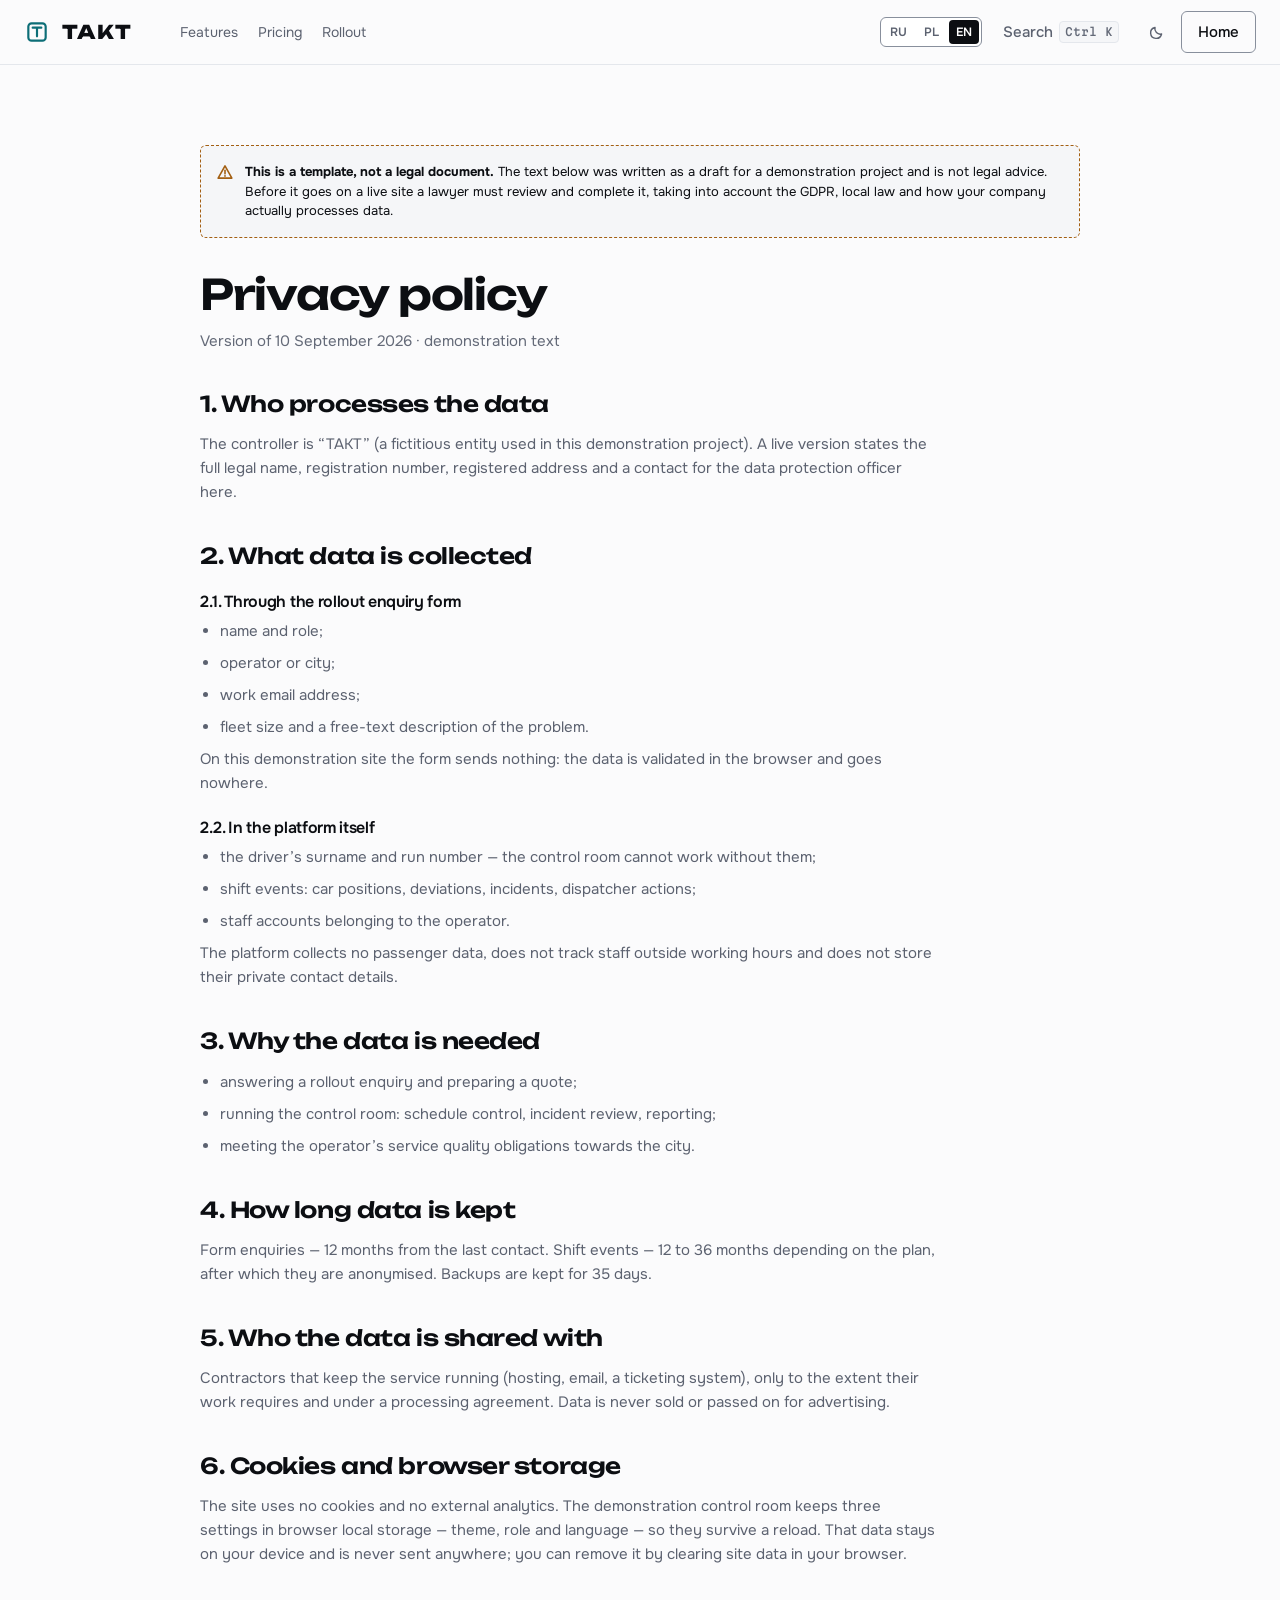
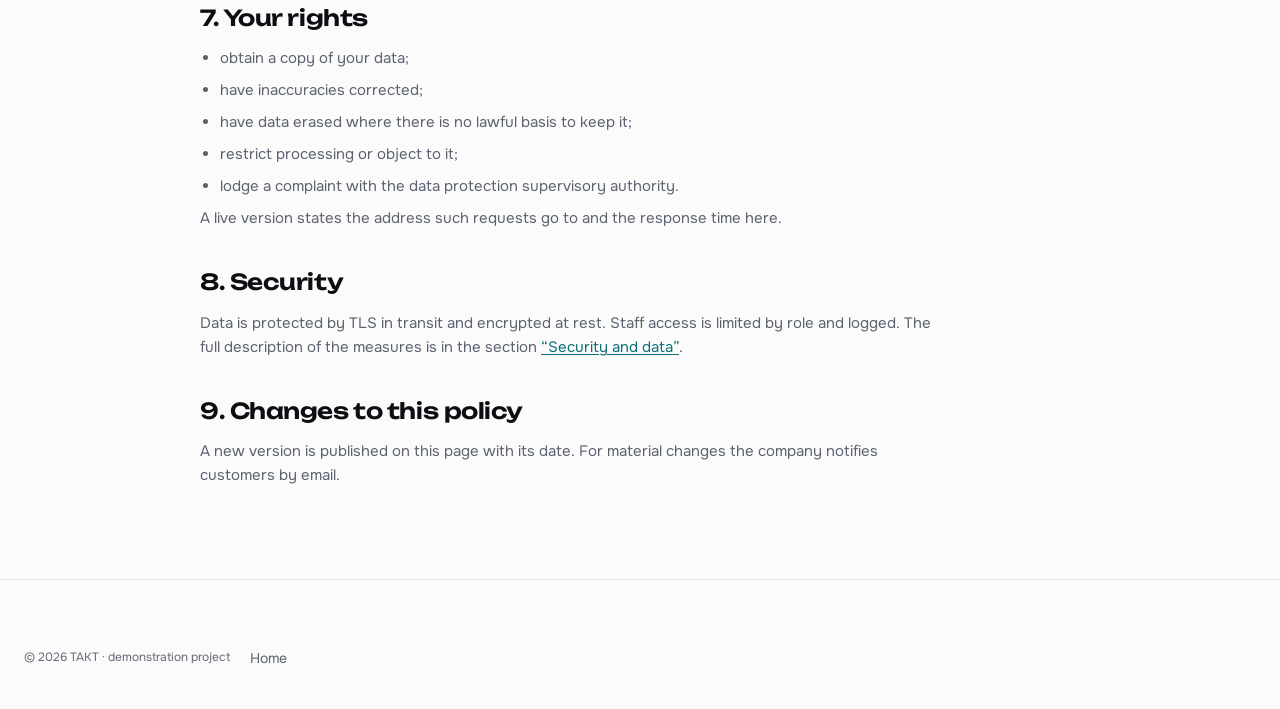
<file: privacy.html>
<!doctype html>
<html lang="ru">
<head>
<meta charset="utf-8">
<meta name="viewport" content="width=device-width, initial-scale=1">
<meta http-equiv="Content-Security-Policy" content="default-src 'self'; img-src 'self' data:; style-src 'self' 'unsafe-inline'; script-src 'self'; font-src 'self'; connect-src 'self'; base-uri 'none'">
<meta name="robots" content="noindex">
<title>Политика конфиденциальности — ТАКТ</title>
<meta name="description" content="Шаблон политики конфиденциальности демонстрационного проекта ТАКТ. Требует проверки юристом перед публикацией.">
<link rel="canonical" href="https://oum1d.github.io/takt/privacy.html">
<link rel="icon" href="assets/img/favicon.svg" type="image/svg+xml">
<script src="assets/js/theme-boot.js"></script>
<link rel="stylesheet" href="assets/css/fonts.css">
<link rel="stylesheet" href="assets/css/tokens.css">
<link rel="stylesheet" href="assets/css/base.css">
<link rel="stylesheet" href="assets/css/app.css">
<link rel="stylesheet" href="assets/css/landing.css">
<style>
  .legal { max-width: 74ch; }
  .legal h2 { font-family: var(--font-display); font-size: 22px; margin: var(--s10) 0 var(--s4); letter-spacing: -0.02em; }
  .legal h3 { font-size: 16px; margin: var(--s6) 0 var(--s2); }
  .legal p, .legal li { color: var(--ink-2); line-height: 1.6; margin-bottom: var(--s3); }
  .legal ul { list-style: disc; padding-left: var(--s5); }
  .legal li { margin-bottom: var(--s2); }
</style>
</head>
<body data-i18n-title="page.privacyTitle">
<a class="skip-link" href="#main" data-i18n="nav.skip">Перейти к содержимому</a>

<svg width="0" height="0" style="position:absolute" aria-hidden="true" focusable="false">
  <defs>
    <symbol id="ic-mark" viewBox="0 0 24 24">
      <path d="M4 17V7a3 3 0 0 1 3-3h10a3 3 0 0 1 3 3v10a3 3 0 0 1-3 3H7a3 3 0 0 1-3-3Z" fill="none" stroke="currentColor" stroke-width="2"/>
      <path d="M8 8h8M12 8v8" stroke="currentColor" stroke-width="2" stroke-linecap="round"/>
    </symbol>
    <symbol id="ic-warn" viewBox="0 0 14 14"><path d="M7 1.6 13 12.4H1Z" fill="none" stroke="currentColor" stroke-width="1.4" stroke-linejoin="round"/><path d="M7 5.6v3" stroke="currentColor" stroke-width="1.4" stroke-linecap="round"/><circle cx="7" cy="10.4" r=".8" fill="currentColor"/></symbol>
  </defs>
</svg>

<header class="site-head">
  <div class="wrap site-head__inner">
    <a class="brand" href="index.html">
      <svg class="brand__mark" aria-hidden="true"><use href="#ic-mark"/></svg>
      ТАКТ
    </a>
    <nav class="site-nav" aria-label="Разделы сайта">
      <a href="features.html" data-i18n="nav.features">Возможности</a>
      <a href="pricing.html" data-i18n="nav.pricing">Цены</a>
      <a href="index.html#implementation" data-i18n="nav.implementation">Внедрение</a>
    </nav>
    <div class="site-head__cta">
      <div class="site-shift" data-i18n-attr="title:tools.shiftHint" title="Демо-смена трамвайной сети Лодзи">
        <span class="site-shift__label" data-i18n="tools.shift">смена</span>
        <span class="site-shift__value">06:00–18:00</span>
      </div>
      <div class="lang-switch" data-lang-switch></div>
      <button class="btn btn--quiet site-search" type="button" data-site-search aria-haspopup="dialog">
        <svg class="site-search__icon" width="15" height="15" viewBox="0 0 16 16" aria-hidden="true" focusable="false"><circle cx="7" cy="7" r="4.6" fill="none" stroke="currentColor" stroke-width="1.6"/><path d="m10.5 10.5 3.3 3.3" stroke="currentColor" stroke-width="1.6" stroke-linecap="round"/></svg>
        <span class="site-search__text" data-i18n="tools.search">Поиск</span>
        <span class="kbd">Ctrl K</span>
      </button>
      <button class="btn btn--quiet site-theme" type="button" data-site-theme aria-pressed="false">
        <svg class="site-theme__moon" width="15" height="15" viewBox="0 0 16 16" aria-hidden="true" focusable="false"><path d="M13.4 9.6A5.8 5.8 0 0 1 6.4 2.6 5.9 5.9 0 1 0 13.4 9.6Z" fill="none" stroke="currentColor" stroke-width="1.5" stroke-linejoin="round"/></svg>
        <svg class="site-theme__sun" width="15" height="15" viewBox="0 0 16 16" aria-hidden="true" focusable="false"><circle cx="8" cy="8" r="3.2" fill="none" stroke="currentColor" stroke-width="1.5"/><path d="M8 1v1.8M8 13.2V15M15 8h-1.8M2.8 8H1M12.9 3.1l-1.3 1.3M4.4 11.6l-1.3 1.3M12.9 12.9l-1.3-1.3M4.4 4.4 3.1 3.1" stroke="currentColor" stroke-width="1.5" stroke-linecap="round"/></svg>
        <span class="visually-hidden" data-i18n="tools.night">Ночная тема</span>
      </button>
      <a class="btn btn--ghost" href="index.html" data-i18n="nav.home">На главную</a>
    </div>
  </div>
</header>

<main id="main" class="section" style="border-top:0">
  <div class="wrap wrap--narrow">

    <div class="demo-note" style="border-color:var(--st-late);color:var(--ink);margin-bottom:var(--s8)">
      <svg width="16" height="16" aria-hidden="true" style="color:var(--st-late)"><use href="#ic-warn"/></svg>
      <span>
        <b data-i18n="legal.warnTitle">Это шаблон, а не юридический документ.</b>
        <span data-i18n="legal.warnText">Текст ниже написан как заготовка для демонстрационного проекта.</span>
      </span>
    </div>

    <h1 class="display" style="font-size:clamp(20px,calc((100vw - 32px) / 14.5),42px);overflow-wrap:break-word" data-i18n="legal.title">Политика конфиденциальности</h1>
    <p style="color:var(--ink-3);margin-top:var(--s3)" data-i18n="legal.edition">Редакция от 10 сентября 2026 года · демонстрационный текст</p>

    <div class="legal">
      <h2 data-i18n="legal.h1">1. Кто обрабатывает данные</h2>
      <p data-i18n="legal.p1">Оператором обработки выступает компания «ТАКТ» (вымышленное юридическое лицо,
      используемое в демонстрационном проекте). В действующей версии здесь указываются
      полное наименование, регистрационный номер, юридический адрес и контакт
      ответственного за защиту данных.</p>

      <h2 data-i18n="legal.h2">2. Какие данные собираются</h2>
      <h3 data-i18n="legal.h21">2.1. Через форму запроса внедрения</h3>
      <ul>
        <li data-i18n="legal.l1">имя и должность;</li>
        <li data-i18n="legal.l2">название организации или города;</li>
        <li data-i18n="legal.l3">рабочий адрес электронной почты;</li>
        <li data-i18n="legal.l4">размер парка и произвольное описание задачи.</li>
      </ul>
      <p data-i18n="legal.p2">На демонстрационном сайте форма ничего не отправляет: данные проверяются
      в браузере и никуда не передаются.</p>

      <h3 data-i18n="legal.h22">2.2. В самой платформе</h3>
      <ul>
        <li data-i18n="legal.l5">фамилия водителя и номер его выхода — без этого диспетчерская не работает;</li>
        <li data-i18n="legal.l6">события смены: положение вагонов, отклонения, происшествия, действия диспетчера;</li>
        <li data-i18n="legal.l7">служебные учётные записи сотрудников оператора.</li>
      </ul>
      <p data-i18n="legal.p3">Платформа не собирает данные пассажиров, не отслеживает перемещения сотрудников
      вне рабочего времени и не хранит их личные контакты.</p>

      <h2 data-i18n="legal.h3">3. Зачем данные нужны</h2>
      <ul>
        <li data-i18n="legal.l8">ответ на запрос о внедрении и подготовка коммерческого предложения;</li>
        <li data-i18n="legal.l9">работа диспетчерской: контроль графика, разбор происшествий, отчётность;</li>
        <li data-i18n="legal.l10">выполнение обязательств оператора перед городом по качеству перевозок.</li>
      </ul>

      <h2 data-i18n="legal.h4">4. Сколько данные хранятся</h2>
      <p data-i18n="legal.p4">Обращения через форму — 12 месяцев с момента последнего контакта. События смен —
      в зависимости от тарифа от 12 до 36 месяцев, после чего обезличиваются. Резервные
      копии хранятся 35 дней.</p>

      <h2 data-i18n="legal.h5">5. Кому данные передаются</h2>
      <p data-i18n="legal.p5">Подрядчикам, обеспечивающим работу сервиса (хостинг, почтовая рассылка,
      система учёта обращений), в объёме, необходимом для выполнения их функций,
      и по договору об обработке. Данные не продаются и не передаются для рекламы.</p>

      <h2 id="cookies" data-i18n="legal.h6">6. Файлы cookie и хранилище браузера</h2>
      <p data-i18n="legal.p6">Сайт не использует файлы cookie и не подключает внешнюю аналитику. Демонстрационная
      диспетчерская сохраняет в локальном хранилище браузера две настройки — выбранную тему
      и роль, — чтобы не сбрасывать их при перезагрузке. Эти данные остаются на вашем
      устройстве и никуда не отправляются; их можно удалить, очистив данные сайта в браузере.</p>

      <h2 data-i18n="legal.h7">7. Ваши права</h2>
      <ul>
        <li data-i18n="legal.l11">получить копию своих данных;</li>
        <li data-i18n="legal.l12">потребовать исправления неточностей;</li>
        <li data-i18n="legal.l13">потребовать удаления, если нет законных оснований для хранения;</li>
        <li data-i18n="legal.l14">ограничить обработку или возразить против неё;</li>
        <li data-i18n="legal.l15">подать жалобу в надзорный орган по защите персональных данных.</li>
      </ul>
      <p data-i18n="legal.p7">В действующей версии здесь указывается адрес, по которому направляются такие
      обращения, и срок ответа.</p>

      <h2 data-i18n="legal.h8">8. Безопасность</h2>
      <p><span data-i18n="legal.p8">Передача данных защищена TLS, хранение — шифрованием на диске. Доступ сотрудников
      ограничен ролями и журналируется. Полное описание мер — в разделе
      </span> <a href="features.html#security" data-i18n="legal.p8link">«Безопасность и данные»</a>.</p>

      <h2 data-i18n="legal.h9">9. Изменения политики</h2>
      <p data-i18n="legal.p9">Новая редакция публикуется на этой странице с указанием даты. При существенных
      изменениях компания уведомляет клиентов по электронной почте.</p>
    </div>
  </div>
</main>

<footer class="site-foot">
  <div class="wrap">
    <div class="site-foot__bottom" style="margin-top:0;border-top:0">
      <span data-i18n="foot.copy">© 2026 ТАКТ · демонстрационный проект</span>
      <a href="index.html" data-i18n="nav.home">На главную</a>
    </div>
  </div>
</footer>
<script src="assets/js/i18n/ru.js"></script>
<script src="assets/js/i18n/pl.js"></script>
<script src="assets/js/i18n/en.js"></script>
<script src="assets/js/i18n/legal.js"></script>
<script src="assets/js/i18n/core.js"></script>
<script src="assets/js/ui/static-page.js"></script>
<script src="assets/js/ui/site-tools.js"></script>
</body>
</html>
</file>
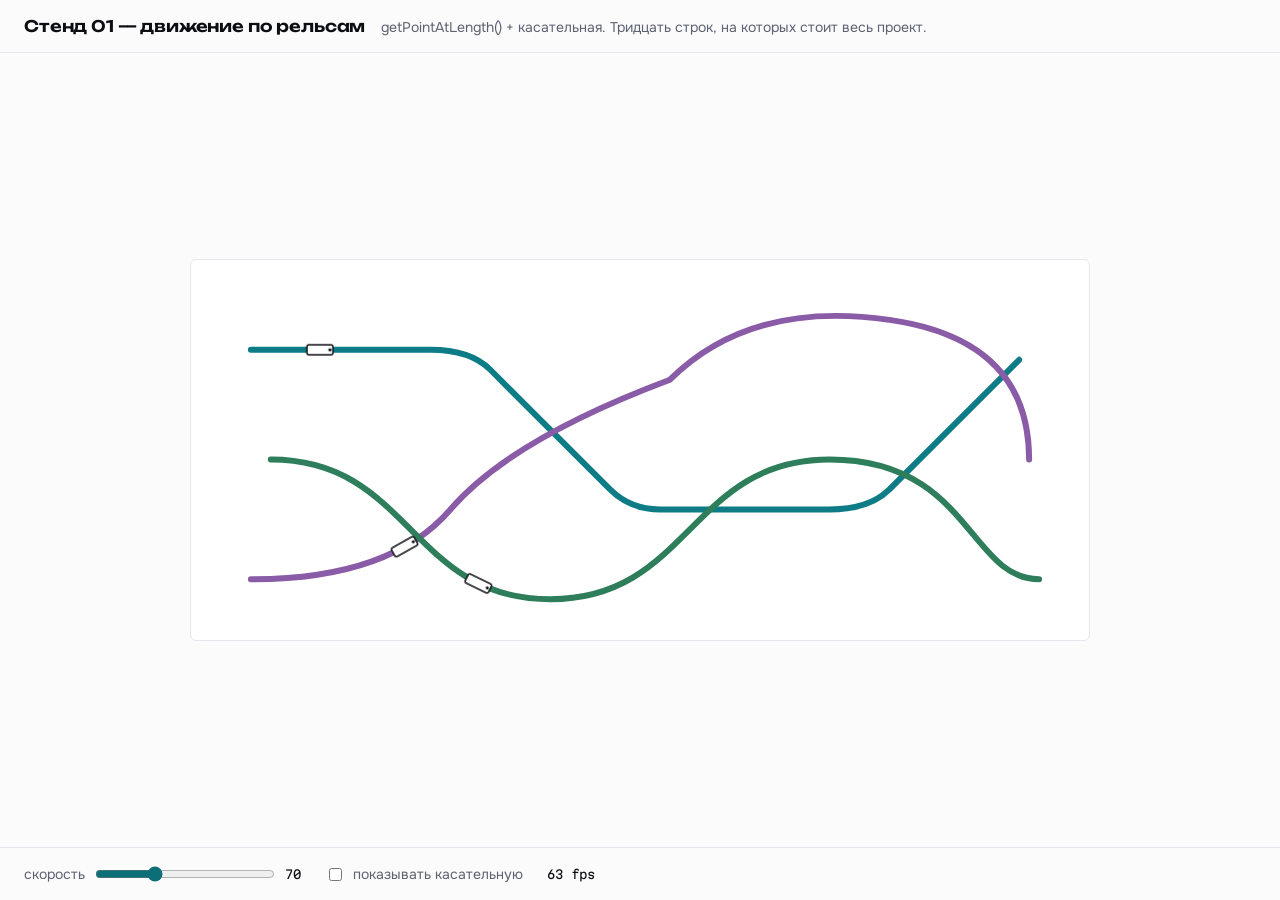
<file: rails.html>
<!doctype html>
<html lang="ru" data-theme="day">
<head>
<meta charset="utf-8">
<meta name="viewport" content="width=device-width, initial-scale=1">
<meta name="robots" content="noindex">
<title>ТАКТ — стенд: движение по рельсам</title>
<link rel="icon" href="assets/img/favicon.svg" type="image/svg+xml">
<link rel="stylesheet" href="assets/css/fonts.css">
<link rel="stylesheet" href="assets/css/tokens.css">
<style>
  * { box-sizing: border-box; }
  body {
    margin: 0; background: var(--bg); color: var(--ink);
    font-family: var(--font-ui); font-size: 14px;
    display: grid; grid-template-rows: auto 1fr auto; min-height: 100vh;
  }
  header {
    border-bottom: 1px solid var(--line); padding: var(--s4) var(--s6);
    display: flex; gap: var(--s4); align-items: baseline; flex-wrap: wrap;
  }
  h1 { font-family: var(--font-display); font-size: 16px; font-weight: 600; margin: 0; letter-spacing: -.01em; }
  .sub { color: var(--ink-2); }
  main { padding: var(--s6); display: grid; place-items: center; }
  .stage { width: min(100%, 900px); background: var(--panel); border: 1px solid var(--line); border-radius: var(--r); }
  svg { display: block; width: 100%; height: auto; }
  .rail { fill: none; stroke-width: 6; stroke-linecap: round; stroke-linejoin: round; }
  .car { transform-box: fill-box; transform-origin: center; }
  .car rect { fill: var(--panel); stroke: var(--ink); stroke-width: 1.5; rx: 2; }
  .car .nose { fill: var(--ink); }
  .tangent { stroke: var(--st-early); stroke-width: 1; stroke-dasharray: 3 3; opacity: .8; }
  footer {
    border-top: 1px solid var(--line); padding: var(--s4) var(--s6);
    display: flex; gap: var(--s6); align-items: center; flex-wrap: wrap;
  }
  label { display: flex; gap: var(--s2); align-items: center; color: var(--ink-2); }
  input[type=range] { accent-color: var(--accent); width: 180px; }
  input[type=checkbox] { accent-color: var(--accent); }
  output, .num { font-family: var(--font-mono); font-variant-numeric: tabular-nums; font-size: 12px; color: var(--ink); }
  :focus-visible { outline: none; box-shadow: var(--focus); border-radius: var(--r-sm); }
</style>
</head>
<body>
<header>
  <h1>Стенд 01 — движение по рельсам</h1>
  <span class="sub">getPointAtLength() + касательная. Тридцать строк, на которых стоит весь проект.</span>
</header>

<main>
  <div class="stage">
    <svg viewBox="0 0 900 380" role="img" aria-label="Три кривые траектории, по каждой едет вагон, разворачиваясь по касательной">
      <path id="p1" class="rail" stroke="var(--rail-8)"
        d="M 60 90 L 240 90 Q 280 90 300 110 L 420 230 Q 440 250 470 250 L 640 250 Q 680 250 700 230 L 830 100"/>
      <path id="p2" class="rail" stroke="var(--rail-43)"
        d="M 60 320 Q 200 320 260 250 T 480 120 Q 560 40 700 60 T 840 200"/>
      <path id="p3" class="rail" stroke="var(--rail-11)"
        d="M 80 200 C 220 200 220 340 360 340 S 500 200 640 200 S 780 320 850 320"/>
      <g id="cars"></g>
    </svg>
  </div>
</main>

<footer>
  <label>скорость
    <input id="speed" type="range" min="10" max="200" value="70" step="5" aria-label="Скорость движения">
    <output id="speedOut" class="num">70</output>
  </label>
  <label><input id="showTangent" type="checkbox"> показывать касательную</label>
  <span class="num" id="fps">— fps</span>
</footer>

<script>
/* Стенд 01. Здесь проверяется единственная вещь: точка едет по кривой,
   встаёт на рельсы и разворачивается по касательной. Всё остальное в проекте —
   надстройка над этими двумя функциями. */

const svgNS = 'http://www.w3.org/2000/svg';
const paths = ['p1', 'p2', 'p3'].map(id => document.getElementById(id));
const carsLayer = document.getElementById('cars');
const speedEl = document.getElementById('speed');
const speedOut = document.getElementById('speedOut');
const tangentEl = document.getElementById('showTangent');
const fpsEl = document.getElementById('fps');

const cars = paths.map((path, i) => {
  const g = document.createElementNS(svgNS, 'g');
  g.setAttribute('class', 'car');

  const body = document.createElementNS(svgNS, 'rect');
  body.setAttribute('x', -13); body.setAttribute('y', -5);
  body.setAttribute('width', 26); body.setAttribute('height', 10);
  g.appendChild(body);

  const nose = document.createElementNS(svgNS, 'circle');
  nose.setAttribute('class', 'nose');
  nose.setAttribute('cx', 10); nose.setAttribute('cy', 0); nose.setAttribute('r', 1.6);
  g.appendChild(nose);

  const tangent = document.createElementNS(svgNS, 'line');
  tangent.setAttribute('class', 'tangent');
  tangent.setAttribute('x1', 0); tangent.setAttribute('y1', 0);
  tangent.setAttribute('x2', 46); tangent.setAttribute('y2', 0);
  tangent.style.display = 'none';
  g.appendChild(tangent);

  carsLayer.appendChild(g);
  return { g, path, tangent, len: path.getTotalLength(), dist: i * 90 };
});

/* Положение и угол за один проход: две точки рядом дают и координату, и касательную. */
function place(car) {
  const len = car.len;
  const d = ((car.dist % len) + len) % len;
  const p = car.path.getPointAtLength(d);
  const q = car.path.getPointAtLength((d + 1) % len);
  const angle = Math.atan2(q.y - p.y, q.x - p.x) * 180 / Math.PI;
  car.g.style.transform = `translate3d(${p.x.toFixed(2)}px, ${p.y.toFixed(2)}px, 0) rotate(${angle.toFixed(2)}deg)`;
}

let last = performance.now(), frames = 0, fpsAcc = 0;
const reduced = matchMedia('(prefers-reduced-motion: reduce)');

/* Один цикл кадров на все вагоны сразу — не по циклу на вагон. */
function frame(now) {
  const dt = Math.min((now - last) / 1000, 0.1);
  last = now;
  const v = Number(speedEl.value);
  for (const car of cars) { car.dist += v * dt; place(car); }

  fpsAcc += dt; frames++;
  if (fpsAcc >= 0.5) { fpsEl.textContent = Math.round(frames / fpsAcc) + ' fps'; frames = 0; fpsAcc = 0; }
  requestAnimationFrame(frame);
}

/* Тише едешь — при reduced-motion позиция обновляется раз в секунду скачком. */
function stepped() {
  const v = Number(speedEl.value);
  for (const car of cars) { car.dist += v; place(car); }
  fpsEl.textContent = 'шаг 1/с';
}

function start() {
  if (reduced.matches) { cars.forEach(place); setInterval(stepped, 1000); }
  else requestAnimationFrame(frame);
}
start();

speedEl.addEventListener('input', () => { speedOut.value = speedEl.value; });
tangentEl.addEventListener('change', () => {
  cars.forEach(c => { c.tangent.style.display = tangentEl.checked ? '' : 'none'; });
});
</script>
</body>
</html>
</file>
<file: assets/css/fonts.css>
/* ТАКТ — типографика.
   Все три семейства вариативные, лежат локально: сайт работает офлайн
   и не стучится ни на один внешний домен.
   Unbounded, Onest, Martian Mono — SIL Open Font License 1.1 */

@font-face {
  font-family: 'Unbounded';
  font-style: normal;
  font-weight: 200 900;
  font-display: swap;
  src: url('../fonts/unbounded-cyrillic.woff2') format('woff2');
  unicode-range: U+0301, U+0400-045F, U+0490-0491, U+04B0-04B1, U+2116;
}
@font-face {
  font-family: 'Unbounded';
  font-style: normal;
  font-weight: 200 900;
  font-display: swap;
  src: url('../fonts/unbounded-latin.woff2') format('woff2');
  unicode-range: U+0000-00FF, U+0131, U+0152-0153, U+02BB-02BC, U+02C6, U+02DA,
    U+02DC, U+0304, U+0308, U+0329, U+2000-206F, U+20AC, U+2122, U+2191, U+2193,
    U+2212, U+2215, U+FEFF, U+FFFD;
}

@font-face {
  font-family: 'Onest';
  font-style: normal;
  font-weight: 100 900;
  font-display: swap;
  src: url('../fonts/onest-cyrillic.woff2') format('woff2');
  unicode-range: U+0301, U+0400-045F, U+0490-0491, U+04B0-04B1, U+2116;
}
@font-face {
  font-family: 'Onest';
  font-style: normal;
  font-weight: 100 900;
  font-display: swap;
  src: url('../fonts/onest-latin.woff2') format('woff2');
  unicode-range: U+0000-00FF, U+0131, U+0152-0153, U+02BB-02BC, U+02C6, U+02DA,
    U+02DC, U+0304, U+0308, U+0329, U+2000-206F, U+20AC, U+2122, U+2191, U+2193,
    U+2212, U+2215, U+FEFF, U+FFFD;
}

/* Моно — только цифры, номера вагонов, время. Кириллица ему не нужна. */
@font-face {
  font-family: 'Martian Mono';
  font-style: normal;
  font-weight: 100 800;
  font-stretch: 100%;
  font-display: swap;
  src: url('../fonts/martianmono-latin.woff2') format('woff2');
  unicode-range: U+0000-00FF, U+0131, U+0152-0153, U+02BB-02BC, U+02C6, U+02DA,
    U+02DC, U+2000-206F, U+20AC, U+2122, U+2191, U+2193, U+2212, U+2215, U+FEFF, U+FFFD;
}
</file>
<file: assets/css/tokens.css>
/* ТАКТ — токены.
   Правило проекта: цвета из группы «статус» не имеют права появляться
   ни в одной кнопке, ссылке, рамке или иконке интерфейса.
   --st-alarm (#C4342B) используется ровно в одном смысле: авария. */

:root {
  color-scheme: light;

  /* Поверхности */
  --bg:            #FBFBFC;
  --panel:         #FFFFFF;
  --panel-2:       #F5F6F8;
  --panel-sunken:  #F0F2F5;
  --line:          #E4E7EC;
  --line-strong:   #CDD2DA;
  /* Границы полей и кнопок обязаны давать 3:1 к фону — это отдельное
     требование WCAG к нетекстовым элементам, декоративные линии слабее. */
  --line-field:    #888F9C;
  --on-accent:     #FFFFFF;

  /* Текст */
  --ink:           #0C0E12;
  --ink-2:         #5C6270;
  --ink-3:         #646A78;   /* 4.75:1 и выше на всех светлых подложках */
  --ink-inv:       #FFFFFF;

  /* Акцент — единственный «фирменный» цвет интерфейса */
  --accent:        #0C6E77;
  --accent-hover:  #0A5C64;
  --accent-press:  #084950;
  --accent-soft:   #E4F2F3;
  --accent-line:   #9CCBCF;

  /* Статусы вагонов и происшествий. Больше нигде. */
  --st-ontime:     #2E7D5B;
  --st-late:       #A35F12;
  --st-early:      #5B6AD0;
  --st-idle:       #6C727C;
  --st-alarm:      #C4342B;

  --st-ontime-soft: #E6F2EC;
  --st-late-soft:   #FDF6EC;
  --st-early-soft:  #ECEEFA;
  --st-idle-soft:   #EFF0F2;
  --st-alarm-soft:  #FAE9E7;

  /* Схема сети */
  --rail-6:  #A8620F;
  --rail-8:  #0E7C86;
  --rail-10: #5B6AD0;
  --rail-11: #2E7D5B;
  --rail-43: #8A5BA6;
  --rail-46: #46687D;
  --rail-node:  #FFFFFF;
  --rail-plate: #F2F4F7;

  /* Сетка 4px */
  --s1: 4px;  --s2: 8px;  --s3: 12px; --s4: 16px;
  --s5: 20px; --s6: 24px; --s8: 32px; --s10: 40px;
  --s12: 48px; --s16: 64px; --s20: 80px; --s24: 96px;

  --r-sm: 4px;
  --r:    6px;
  --r-lg: 10px;

  /* Глубина через границы, не через тени */
  --shadow-pop:  0 6px 20px -8px rgba(12, 14, 18, .18);
  --shadow-modal: 0 24px 60px -20px rgba(12, 14, 18, .28);

  /* Время. Служебное — 120–200 мс, постановочное — три исключения. */
  --t-fast:  120ms;
  --t-base:  160ms;
  --t-slow:  200ms;
  --t-stage: 700ms;
  --ease:    cubic-bezier(.2, 0, .2, 1);
  --ease-stage: cubic-bezier(.65, 0, .35, 1);

  --font-display: 'Unbounded', 'Segoe UI', system-ui, sans-serif;
  --font-ui: 'Onest', 'Segoe UI', system-ui, -apple-system, sans-serif;
  --font-mono: 'Martian Mono', ui-monospace, 'Cascadia Mono', Consolas, monospace;

  --header-h: 56px;
  --focus: 0 0 0 2px var(--bg), 0 0 0 4px var(--accent);
}

/* Ночная смена. Не инверсия дневной темы: границы, поверхности
   и статусы пересобраны под тёмный фон отдельно. */
:root[data-theme='night'] {
  color-scheme: dark;

  --bg:            #101215;
  --panel:         #181B20;
  --panel-2:       #1E2228;
  --panel-sunken:  #14171B;
  --line:          #282C33;
  --line-strong:   #3A4048;
  --line-field:    #6A7280;
  /* На светлой бирюзе ночной темы белый текст даёт 2.5:1 — на кнопке
     он становится тёмным. */
  --on-accent:     #0C0E12;

  --ink:           #E8EAED;
  --ink-2:         #A2A9B4;   /* поднят с #5C6270: на #181B20 тот давал 3.1:1 */
  --ink-3:         #858D99;
  --ink-inv:       #0C0E12;

  --accent:        #35B5BF;
  --accent-hover:  #4FC7D0;
  --accent-press:  #2A9AA3;
  --accent-soft:   #12292C;
  --accent-line:   #1F5A60;

  --st-ontime:     #4EBB86;
  --st-late:       #E5A047;
  --st-early:      #8B96E4;
  --st-idle:       #9AA1AC;
  --st-alarm:      #F0685C;

  --st-ontime-soft: #14261E;
  --st-late-soft:   #2A2015;
  --st-early-soft:  #1B1D2E;
  --st-idle-soft:   #1E2126;
  --st-alarm-soft:  #2E1917;

  --rail-6:  #E5A047;
  --rail-8:  #35B5BF;
  --rail-10: #8B96E4;
  --rail-11: #4EBB86;
  --rail-43: #B583D0;
  --rail-46: #7E9DB5;
  --rail-node:  #181B20;
  --rail-plate: #22262C;

  --shadow-pop:  0 6px 20px -8px rgba(0, 0, 0, .6);
  --shadow-modal: 0 24px 60px -20px rgba(0, 0, 0, .75);
}
</file>
<file: assets/css/base.css>
/* ТАКТ — общая база: сброс, типографика, элементы управления.
   Всё, что встречается и на лендинге, и в продукте. */

*, *::before, *::after { box-sizing: border-box; }

html { -webkit-text-size-adjust: 100%; }

body {
  margin: 0;
  background: var(--bg);
  color: var(--ink);
  font-family: var(--font-ui);
  font-size: 15px;
  line-height: 1.5;
  -webkit-font-smoothing: antialiased;
  text-rendering: optimizeLegibility;
}

h1, h2, h3, h4 { margin: 0; font-weight: 600; line-height: 1.15; letter-spacing: -0.02em; }
p { margin: 0; }
ul, ol { margin: 0; padding: 0; list-style: none; }
img, svg { max-width: 100%; }
img { height: auto; }

a { color: var(--accent); text-decoration-thickness: 1px; text-underline-offset: 2px; }
a:hover { color: var(--accent-hover); }

/* Все числа — моноширинные и с табличными цифрами.
   Без этого колонка «отклонение» дёргается по ширине при каждом обновлении. */
.num, .mono {
  font-family: var(--font-mono);
  font-variant-numeric: tabular-nums;
  font-feature-settings: 'tnum' 1;
  letter-spacing: -0.03em;
}

.display { font-family: var(--font-display); font-weight: 600; letter-spacing: -0.03em; }

/* ——— фокус ——— */
:focus { outline: none; }
:focus-visible {
  outline: none;
  box-shadow: var(--focus);
  border-radius: var(--r-sm);
  position: relative;
  z-index: 2;
}

.skip-link {
  position: absolute; left: var(--s3); top: -100px; z-index: 200;
  background: var(--panel); color: var(--ink);
  border: 1px solid var(--line-strong); border-radius: var(--r);
  padding: var(--s2) var(--s4);
}
.skip-link:focus-visible { top: var(--s3); }

/* ——— переключатель языка ———
   Три кода вместо флагов: флаг обозначает страну, а не язык, и для
   английского пришлось бы выбирать между Британией и США. Общий для сайта
   и диспетчерской: раньше стили жили только в landing.css, и в продукте
   кнопки языка рисовались браузером по умолчанию. */
.lang-switch {
  display: inline-flex; gap: 2px; padding: 2px; flex: none;
  border: 1px solid var(--line-field); border-radius: calc(var(--r-sm) + 2px);
  background: var(--panel);
}
.lang-btn {
  font: inherit; font-size: 12px; font-weight: 600; letter-spacing: .02em;
  padding: 3px 7px; min-width: 30px; min-height: 24px;
  border: 0; border-radius: var(--r-sm);
  background: transparent; color: var(--ink-2); cursor: pointer;
  transition: background var(--t-fast) var(--ease), color var(--t-fast) var(--ease);
}
.lang-btn:hover { background: var(--panel-2); color: var(--ink); }
.lang-btn[aria-pressed='true'] { background: var(--ink); color: var(--panel); }

.visually-hidden {
  position: absolute; width: 1px; height: 1px; margin: -1px;
  padding: 0; overflow: hidden; clip: rect(0 0 0 0); white-space: nowrap; border: 0;
}

/* ——— кнопки ——— */

.btn {
  --btn-bg: var(--accent);
  --btn-ink: var(--on-accent);
  display: inline-flex; align-items: center; justify-content: center; gap: var(--s2);
  font: inherit; font-weight: 500;
  padding: 9px var(--s4);
  min-height: 38px;
  border: 1px solid transparent;
  border-radius: var(--r);
  background: var(--btn-bg);
  color: var(--btn-ink);
  cursor: pointer;
  text-decoration: none;
  white-space: nowrap;
  transition: background var(--t-fast) var(--ease), border-color var(--t-fast) var(--ease),
              color var(--t-fast) var(--ease);
}
.btn:hover { --btn-bg: var(--accent-hover); color: var(--on-accent); }
.btn:active { --btn-bg: var(--accent-press); }

.btn--ghost {
  --btn-bg: transparent; --btn-ink: var(--ink);
  border-color: var(--line-field);
}
.btn--ghost:hover { --btn-bg: var(--panel-2); --btn-ink: var(--ink); color: var(--ink); border-color: var(--line-strong); }

.btn--quiet {
  --btn-bg: transparent; --btn-ink: var(--ink-2);
  padding: 6px var(--s3); min-height: 32px;
}
.btn--quiet:hover { --btn-bg: var(--panel-2); --btn-ink: var(--ink); color: var(--ink); }

.btn--lg { min-height: 46px; padding: 12px var(--s6); font-size: 16px; }
.btn[aria-disabled='true'], .btn:disabled { opacity: .5; pointer-events: none; }

/* ——— поля ——— */

.field { display: grid; gap: 6px; }
.field > label { font-size: 13px; color: var(--ink-2); font-weight: 500; }

.input, .textarea, .select {
  font: inherit;
  width: 100%;
  padding: 9px var(--s3);
  min-height: 38px;
  color: var(--ink);
  background: var(--panel);
  border: 1px solid var(--line-field);
  border-radius: var(--r);
  transition: border-color var(--t-fast) var(--ease), background var(--t-fast) var(--ease);
}
.input:hover, .textarea:hover, .select:hover { border-color: var(--ink-3); }
.input:focus-visible, .textarea:focus-visible, .select:focus-visible { border-color: var(--accent); }
.textarea { min-height: 96px; resize: vertical; line-height: 1.45; }
.input::placeholder, .textarea::placeholder { color: var(--ink-3); }

/* Ошибка формы намеренно НЕ красная: красный в этом продукте
   означает аварию на линии и больше ничего. Ошибку поля несут
   янтарная рамка, значок и текст — три признака вместо одного цвета. */
.field[data-invalid='true'] .input,
.field[data-invalid='true'] .textarea,
.field[data-invalid='true'] .select { border-color: var(--st-late); background: var(--st-late-soft); }

.field-error {
  display: none;
  align-items: center; gap: 6px;
  font-size: 13px; color: var(--st-late); font-weight: 500;
}
.field[data-invalid='true'] .field-error { display: flex; }
.field-error svg { flex: none; }

/* ——— мелкие элементы ——— */

.chip {
  display: inline-flex; align-items: center; gap: 6px;
  padding: 3px var(--s2);
  font-size: 12px; font-weight: 500;
  border: 1px solid var(--line);
  border-radius: var(--r-sm);
  background: var(--panel-2);
  color: var(--ink-2);
  white-space: nowrap;
}

.badge-line {
  display: inline-flex; align-items: center; justify-content: center;
  min-width: 26px; height: 22px; padding: 0 5px;
  border-radius: var(--r-sm);
  font-family: var(--font-mono); font-size: 12px; font-weight: 600;
  font-variant-numeric: tabular-nums;
  /* В ночной теме линии светлые, поэтому текст на плашке маршрута
     переключается вместе с темой, а не остаётся белым. */
  color: var(--on-accent);
  background: var(--line-color, var(--ink-2));
}

/* Статус несут форма значка и подпись, а не только цвет —
   иначе интерфейс перестаёт читаться при дейтеранопии
   и в чёрно-белой распечатке отчёта. */
.status {
  display: inline-flex; align-items: center; gap: 6px;
  font-size: 13px; color: var(--ink-2); white-space: nowrap;
}
.status svg { flex: none; }
.status[data-tone='ontime'] { color: var(--st-ontime); }
.status[data-tone='late']   { color: var(--st-late); }
.status[data-tone='early']  { color: var(--st-early); }
.status[data-tone='idle'], .status[data-tone='stopped'] { color: var(--ink-2); }
.status[data-tone='alarm']  { color: var(--st-alarm); }

hr.rule { border: 0; border-top: 1px solid var(--line); margin: 0; }

/* ——— прокрутка ——— */
.scroll { overflow: auto; scrollbar-width: thin; scrollbar-color: var(--line-strong) transparent; overscroll-behavior: contain; }
.scroll::-webkit-scrollbar { width: 10px; height: 10px; }
.scroll::-webkit-scrollbar-thumb { background: var(--line-strong); border-radius: 6px; border: 3px solid var(--panel); }
.scroll::-webkit-scrollbar-track { background: transparent; }

/* Широкое содержимое прокручивается внутри себя, страница — никогда вбок. */
.overflow-x { overflow-x: auto; }

/* ——— движение ———
   Инструмент должен полностью работать без анимации: при reduced-motion
   гаснут только переходы, ни одна функция не отключается. */
@media (prefers-reduced-motion: reduce) {
  *, *::before, *::after {
    animation-duration: 0.01ms !important;
    animation-iteration-count: 1 !important;
    transition-duration: 0.01ms !important;
    scroll-behavior: auto !important;
  }
}
</file>
<file: assets/css/app.css>
/* ТАКТ — интерфейс диспетчерской.
   Плотность как у пульта: много данных на единицу площади, глубина через
   границы, а не через тени. Ничего не движется само по себе — движется
   только то, что действительно едет по городу. */

.app {
  display: grid;
  grid-template-columns: 264px minmax(0, 1fr) 336px;
  grid-template-rows: var(--header-h) minmax(0, 1fr) auto;
  grid-template-areas:
    'head head head'
    'left stage right'
    'time time time';
  height: 100vh;
  height: 100dvh;
  overflow: hidden;
}

/* ——— шапка ——— */

.app-head {
  grid-area: head;
  display: flex; align-items: center; gap: var(--s5);
  padding: 0 var(--s4);
  background: var(--panel);
  border-bottom: 1px solid var(--line);
  min-width: 0;
}

.brand {
  display: flex; align-items: center; gap: var(--s2);
  font-family: var(--font-display); font-weight: 800; font-size: 15px;
  letter-spacing: 0.06em; color: var(--ink); text-decoration: none;
  flex: none;
}
.brand:hover { color: var(--ink); }
.brand__mark { width: 18px; height: 18px; color: var(--accent); }

.nav-screens { display: flex; gap: 2px; flex: none; }
.nav-screens a {
  display: inline-flex; align-items: center; height: 32px; padding: 0 var(--s3);
  border-radius: var(--r); font-size: 14px; font-weight: 500;
  color: var(--ink-2); text-decoration: none;
  transition: background var(--t-fast) var(--ease), color var(--t-fast) var(--ease);
}
.nav-screens a:hover { background: var(--panel-2); color: var(--ink); }
.nav-screens a[aria-current='page'] { background: var(--accent-soft); color: var(--accent); }

/* Пять чисел смены. Ширина колонок фиксирована табличными цифрами,
   поэтому обновление раз в 5 секунд не двигает соседей. */
.metrics { display: flex; align-items: center; gap: var(--s5); margin-left: auto; min-width: 0; }

/* Показатели занимают место между экранами и инструментами. Когда его
   мало, менее важные уходят по очереди: смена (она статична), интервал,
   пунктуальность. «На линии» и «открытых» видны всегда. Без этого на
   ноутбуках 1024–1440 px строка уезжала под переключатель языков.
   Пороги — по самому широкому (русскому) тексту с запасом на рост чисел. */
@media (min-width: 1024px) {
  .metrics {
    flex: 1 1 0; justify-content: flex-end;
    container-type: inline-size; overflow: hidden;
  }
}
@container (max-width: 511px) { .metrics > .metric:nth-child(5) { display: none; } }
@container (max-width: 383px) { .metrics > .metric:nth-child(2) { display: none; } }
@container (max-width: 266px) { .metrics > .metric:nth-child(3) { display: none; } }
.metric { display: flex; flex-direction: column; gap: 1px; line-height: 1.1; }
.metric__label { font-size: 11px; color: var(--ink-3); white-space: nowrap; }
.metric__value {
  font-family: var(--font-mono); font-size: 14px; font-weight: 500;
  font-variant-numeric: tabular-nums; color: var(--ink); white-space: nowrap;
}
.metric__value[data-tone='alarm'] { color: var(--st-alarm); }
.metric__value[data-tone='late'] { color: var(--st-late); }
.metric__value small { font-size: 11px; color: var(--ink-3); }

/* Направление изменения подсвечивается на 400 мс и гаснет.
   Постоянной подсветки нет: в рабочем инструменте она превращается в шум. */
.metric__value.is-up { color: var(--st-late); transition: color var(--t-slow) var(--ease); }
.metric__value.is-down { color: var(--st-ontime); transition: color var(--t-slow) var(--ease); }

.tools { display: flex; align-items: center; gap: var(--s2); flex: none; }

.kbd {
  display: inline-flex; align-items: center; gap: 3px;
  font-family: var(--font-mono); font-size: 11px; color: var(--ink-3);
  border: 1px solid var(--line); border-radius: var(--r-sm);
  padding: 2px 5px; background: var(--panel-2);
}

/* ——— панели ——— */

.panel {
  background: var(--panel);
  display: flex; flex-direction: column;
  min-height: 0; min-width: 0;
}
.panel--left { grid-area: left; border-right: 1px solid var(--line); }
.panel--right { grid-area: right; border-left: 1px solid var(--line); }

.panel__head {
  display: flex; align-items: center; gap: var(--s2);
  padding: var(--s3) var(--s4);
  border-bottom: 1px solid var(--line);
  flex: none;
}
.panel__title {
  font-size: 12px; font-weight: 600; letter-spacing: 0.06em;
  text-transform: uppercase; color: var(--ink-3);
}
.panel__count {
  margin-left: auto;
  font-family: var(--font-mono); font-size: 12px; font-variant-numeric: tabular-nums;
  color: var(--ink-2);
}
.panel__body { flex: 1; min-height: 0; }
.panel__foot { flex: none; border-top: 1px solid var(--line); padding: var(--s3) var(--s4); }

/* ——— список линий ——— */

.line-row {
  display: grid;
  grid-template-columns: 30px minmax(0, 1fr) auto;
  align-items: center; gap: var(--s3);
  width: 100%;
  padding: var(--s3) var(--s4);
  border: 0; border-bottom: 1px solid var(--line);
  border-left: 3px solid transparent;
  background: transparent; color: inherit; font: inherit; text-align: left;
  cursor: pointer;
  transition: background var(--t-fast) var(--ease);
}
.line-row:hover { background: var(--panel-2); }
.line-row[aria-pressed='true'] { background: var(--accent-soft); border-left-color: var(--accent); }
.line-row[data-muted='true'] { opacity: .42; }

/* Выбор линии прямо над схемой: там, куда смотрит диспетчер, а не только в списке слева. */
.line-pick { margin-left: auto; display: flex; align-items: center; gap: 2px; flex-wrap: wrap; }
.line-pick .filter-btn { margin-right: var(--s1); }
.line-pick__btn {
  display: inline-flex; padding: 2px; border: 0; border-radius: calc(var(--r-sm) + 2px);
  background: transparent; cursor: pointer;
  box-shadow: inset 0 0 0 1px transparent;
  transition: box-shadow var(--t-fast) var(--ease);
}
.line-pick__btn:hover { box-shadow: inset 0 0 0 1px var(--line-strong); }
.line-pick__btn[aria-pressed='true'] { box-shadow: inset 0 0 0 2px var(--ink); }
.line-pick__btn .badge-line { pointer-events: none; }

.map-note {
  position: absolute; left: var(--s4); bottom: var(--s3);
  font-size: 11px; color: var(--ink-3); pointer-events: none;
}

.line-row__name { font-size: 13px; color: var(--ink); font-weight: 500; display: block; white-space: nowrap; overflow: hidden; text-overflow: ellipsis; }
.line-row__meta { font-size: 11px; color: var(--ink-3); display: block; white-space: nowrap; overflow: hidden; text-overflow: ellipsis; }
.line-row__nums { text-align: right; font-family: var(--font-mono); font-size: 12px; font-variant-numeric: tabular-nums; }
.line-row__headway { color: var(--ink); }
.line-row__cars { color: var(--ink-3); font-size: 11px; }

.filter-row { display: flex; gap: var(--s1); padding: var(--s2) var(--s4); border-bottom: 1px solid var(--line); flex-wrap: wrap; }
.filter-btn {
  font: inherit; font-size: 12px; padding: 3px var(--s2);
  border: 1px solid var(--line); border-radius: var(--r-sm);
  background: transparent; color: var(--ink-2); cursor: pointer;
  transition: background var(--t-fast) var(--ease), color var(--t-fast) var(--ease), border-color var(--t-fast) var(--ease);
}
.filter-btn:hover { background: var(--panel-2); color: var(--ink); }
.filter-btn[aria-pressed='true'] { background: var(--ink); color: var(--panel); border-color: var(--ink); }

/* ——— сцена ——— */

.stage {
  grid-area: stage;
  position: relative;
  background: var(--bg);
  min-width: 0; min-height: 0;
  display: grid;
}
.screen { min-width: 0; min-height: 0; }
.screen:not([data-active='true']) { display: none; }
.screen[data-active='true'] { display: grid; grid-template-rows: auto minmax(0, 1fr); }

.screen__head {
  display: flex; align-items: center; gap: var(--s3);
  padding: var(--s3) var(--s5);
  border-bottom: 1px solid var(--line);
  background: var(--panel);
  flex-wrap: wrap;
}
.screen__title { font-size: 14px; font-weight: 600; }
.screen__sub { font-size: 12px; color: var(--ink-3); }

/* ——— карта сети ——— */

.map-wrap { position: relative; overflow: hidden; }
.map-svg { width: 100%; height: 100%; display: block; }

.rail {
  fill: none;
  stroke-width: 6;
  stroke-linecap: round;
  stroke-linejoin: round;
  transition: opacity var(--t-base) var(--ease);
}
.rail--halo { stroke-width: 11; stroke: var(--bg); opacity: .9; }
/* Скрытая фильтром часть схемы гаснет за 160 мс и перестаёт ловить мышь. */
.map-svg [data-hidden='true'] { opacity: 0 !important; pointer-events: none; }
.depot-label, .stop-label, .map-svg #layerDepots > g { transition: opacity var(--t-base) var(--ease); }

.stop-dot { fill: var(--rail-node); stroke: var(--ink-3); stroke-width: 1.5; transition: opacity var(--t-base) var(--ease); }
.stop-dot--hub { stroke: var(--ink); stroke-width: 2; }
.stop-label {
  font-family: var(--font-ui); font-size: 10px; fill: var(--ink-2);
  paint-order: stroke; stroke: var(--bg); stroke-width: 3px; stroke-linejoin: round;
  pointer-events: none;
}
.stop-label--hub { fill: var(--ink); font-weight: 600; font-size: 11px; }
.depot-mark { fill: var(--rail-plate); stroke: var(--ink-3); stroke-width: 1.5; }
.depot-label { font-size: 10px; fill: var(--ink-3); font-weight: 500; letter-spacing: .04em; text-transform: uppercase; }

.map-layer[data-muted='true'] { opacity: .2; transition: opacity var(--t-base) var(--ease); }

/* Вагон. Позиция ставится только через transform: перерисовка cx/cy
   заставляет браузер пересчитывать геометрию всего SVG на каждом кадре. */
.car {
  transform-box: fill-box;
  transform-origin: center;
  cursor: pointer;
}
.car__body { stroke-width: 1.4; }
.car__label {
  font-family: var(--font-mono); font-size: 8px; font-weight: 600;
  fill: var(--on-accent); text-anchor: middle; dominant-baseline: central;
  pointer-events: none; letter-spacing: -0.04em;
}
.car[data-status='ontime'] .car__body { fill: var(--st-ontime); stroke: var(--st-ontime); }
.car[data-status='late']   .car__body { fill: var(--st-late);   stroke: var(--st-late); }
.car[data-status='early']  .car__body { fill: var(--st-early);  stroke: var(--st-early); }
.car[data-status='stopped'] .car__body { fill: var(--st-idle);  stroke: var(--st-idle); }
.car[data-alarm='true'] .car__body { fill: var(--st-alarm); stroke: var(--st-alarm); }
/* Наведение только обводит вагон — подсказка «сюда можно нажать».
   Данные появляются по нажатию, см. map.js. */
.car:hover .car__ring { stroke: var(--ink-3); stroke-width: 1.5; }
.car[data-selected='true'] .car__ring { stroke: var(--ink); stroke-width: 2; fill: none; }
.car__ring { fill: none; stroke: none; }

/* Значок происшествия на схеме. Однократный импульс в момент события —
   и больше ничего: постоянная пульсация в углу экрана изматывает за час. */
.inc-mark { cursor: pointer; }
.inc-mark__shape { fill: var(--st-alarm); stroke: var(--bg); stroke-width: 1.5; }
.inc-mark[data-tone='late'] .inc-mark__shape { fill: var(--st-late); }
.inc-mark[data-tone='idle'] .inc-mark__shape { fill: var(--st-idle); opacity: .55; }
.inc-mark__pulse { fill: none; stroke: var(--st-alarm); stroke-width: 2; opacity: 0; }
.inc-mark.is-new .inc-mark__pulse { animation: incident-once 600ms var(--ease) 1; }
@keyframes incident-once {
  from { r: 8; opacity: .85; }
  to { r: 26; opacity: 0; }
}

/* ——— лента происшествий ——— */

.feed { display: flex; flex-direction: column; }
.feed-item {
  display: grid; gap: 4px;
  width: 100%; text-align: left;
  padding: var(--s3) var(--s4);
  border: 0; border-bottom: 1px solid var(--line);
  border-left: 3px solid transparent;
  background: transparent; color: inherit; font: inherit; cursor: pointer;
  transition: background var(--t-fast) var(--ease);
}
.feed-item:hover { background: var(--panel-2); }
.feed-item[data-tone='alarm'] { border-left-color: var(--st-alarm); }
.feed-item[data-tone='late'] { border-left-color: var(--st-late); }
.feed-item[aria-pressed='true'] { background: var(--panel-2); }
.feed-item[data-closed='true'] .feed-item__title { color: var(--ink-2); }

.feed-item__top { display: flex; align-items: center; gap: var(--s2); }
.feed-item__time { font-family: var(--font-mono); font-size: 12px; color: var(--ink-2); font-variant-numeric: tabular-nums; }
.feed-item__title { font-size: 13px; font-weight: 500; line-height: 1.35; }
.feed-item__meta { display: flex; align-items: center; gap: var(--s2); font-size: 11px; color: var(--ink-3); }

.feed-item.is-entering { animation: feed-in 320ms var(--ease) 1; }
@keyframes feed-in {
  from { opacity: 0; transform: translateY(-8px); }
  to { opacity: 1; transform: none; }
}

/* ——— полоса времени ——— */

.timebar {
  grid-area: time;
  display: grid;
  grid-template-columns: auto minmax(0, 1fr) auto;
  align-items: center; gap: var(--s4);
  padding: var(--s3) var(--s4);
  background: var(--panel);
  border-top: 1px solid var(--line);
}

.time-now {
  display: flex; align-items: baseline; gap: var(--s2);
  font-family: var(--font-mono); font-variant-numeric: tabular-nums;
}
.time-now__value { font-size: 20px; font-weight: 600; letter-spacing: -0.04em; }
.time-now__shift { font-size: 11px; color: var(--ink-3); }

.track-wrap { position: relative; display: grid; gap: 4px; min-width: 0; }
.track-marks { position: relative; height: 14px; }
.track-mark {
  position: absolute; top: 0; transform: translateX(-50%);
  font-family: var(--font-mono); font-size: 10px; color: var(--ink-3);
  font-variant-numeric: tabular-nums;
}
.track {
  position: relative; height: 26px;
  background: var(--panel-sunken);
  border: 1px solid var(--line);
  border-radius: var(--r-sm);
  cursor: pointer;
}
.track__fill {
  position: absolute; inset: 1px auto 1px 1px;
  background: var(--accent-soft);
  border-right: 1px solid var(--accent-line);
  border-radius: 3px 0 0 3px;
  pointer-events: none;
}
.track__inc {
  position: absolute; top: 3px; bottom: 3px; width: 2px;
  background: var(--st-idle); border-radius: 1px; pointer-events: none;
}
.track__inc[data-tone='alarm'] { background: var(--st-alarm); }
.track__inc[data-tone='late'] { background: var(--st-late); }
.track__head {
  position: absolute; top: -3px; bottom: -3px; width: 3px;
  background: var(--ink); border-radius: 2px; pointer-events: none;
}
.track input[type='range'] {
  position: absolute; inset: 0; width: 100%; height: 100%;
  margin: 0; opacity: 0; cursor: pointer;
}
.track:focus-within { box-shadow: var(--focus); border-radius: var(--r-sm); }

.rate-group { display: flex; gap: 2px; }
.rate-btn {
  font-family: var(--font-mono); font-size: 12px; font-weight: 500;
  min-width: 38px; height: 30px; padding: 0 var(--s2);
  border: 1px solid var(--line); border-radius: var(--r-sm);
  background: var(--panel); color: var(--ink-2); cursor: pointer;
  transition: background var(--t-fast) var(--ease), color var(--t-fast) var(--ease);
}
.rate-btn:hover { background: var(--panel-2); color: var(--ink); }
.rate-btn[aria-pressed='true'] { background: var(--ink); color: var(--panel); border-color: var(--ink); }

/* ——— карточка вагона ——— */

.vcard {
  position: absolute; z-index: 20;
  width: 268px;
  background: var(--panel);
  border: 1px solid var(--line-strong);
  border-radius: var(--r);
  box-shadow: var(--shadow-pop);
  padding: var(--s3) var(--s4) var(--s4);
  pointer-events: none;
}
.vcard[hidden] { display: none; }
.vcard__top { display: flex; align-items: center; gap: var(--s2); margin-bottom: var(--s2); }
.vcard__id { font-family: var(--font-mono); font-size: 15px; font-weight: 600; letter-spacing: -0.04em; }
.vcard__rows { display: grid; gap: 5px; }
.vcard__row { display: flex; align-items: baseline; gap: var(--s3); font-size: 12px; }
.vcard__key { color: var(--ink-3); min-width: 92px; }
.vcard__val { color: var(--ink); margin-left: auto; text-align: right; }
.vcard__val.num { font-size: 12px; }
.vcard__bar { height: 4px; border-radius: 2px; background: var(--panel-sunken); overflow: hidden; width: 64px; }
.vcard__bar i { display: block; height: 100%; background: var(--ink-3); }

/* ——— экран «Линия» ——— */

.line-screen { grid-template-rows: auto minmax(0, 1fr); min-height: 0; }
.line-strip { padding: var(--s5) var(--s6) 0; }
.strip-svg { width: 100%; height: 108px; display: block; }
.strip-stop { fill: var(--rail-node); stroke: var(--ink-3); stroke-width: 1.5; }
.strip-label { font-size: 10px; fill: var(--ink-2); }
.strip-rail { fill: none; stroke-width: 6; stroke-linecap: round; }

.thread-wrap { padding: 0 var(--s6) var(--s5); min-height: 0; }
.thread-svg { width: 100%; height: 100%; display: block; }
.thread-line { fill: none; stroke-width: 1.5; opacity: .85; }
.thread-line[data-dir='-1'] { stroke-dasharray: 3 3; opacity: .5; }
.thread-grid { stroke: var(--line); stroke-width: 1; }
.thread-axis { font-family: var(--font-mono); font-size: 10px; fill: var(--ink-3); font-variant-numeric: tabular-nums; }
.thread-now { stroke: var(--ink); stroke-width: 1.5; }
.thread-band { fill: var(--st-alarm-soft); }

/* ——— происшествия ——— */

.inc-table { width: 100%; border-collapse: collapse; font-size: 13px; }
.inc-table th {
  position: sticky; top: 0; z-index: 1;
  text-align: left; font-size: 11px; font-weight: 600; letter-spacing: .06em;
  text-transform: uppercase; color: var(--ink-3);
  background: var(--panel); border-bottom: 1px solid var(--line);
  padding: var(--s2) var(--s3); white-space: nowrap;
}
.inc-table td { padding: var(--s2) var(--s3); border-bottom: 1px solid var(--line); vertical-align: middle; }
.inc-table tbody tr { cursor: pointer; transition: background var(--t-fast) var(--ease); }
.inc-table tbody tr:hover { background: var(--panel-2); }
.inc-table tbody tr[aria-selected='true'] { background: var(--accent-soft); }

.inc-detail { display: grid; gap: var(--s4); padding: var(--s5); }
.inc-detail__head { display: grid; gap: var(--s2); }
.inc-detail__title { font-size: 18px; font-weight: 600; letter-spacing: -0.02em; }
.timeline { display: grid; gap: 0; }
.timeline li {
  display: grid; grid-template-columns: 52px minmax(0, 1fr); gap: var(--s3);
  padding: var(--s2) 0 var(--s2) 0;
  border-left: 1px solid var(--line); margin-left: 6px; padding-left: var(--s4);
  position: relative; font-size: 13px;
}
.timeline li::before {
  content: ''; position: absolute; left: -4px; top: 15px;
  width: 7px; height: 7px; border-radius: 50%;
  background: var(--panel); border: 1.5px solid var(--ink-3);
}
.timeline li:last-child::before { background: var(--ink); border-color: var(--ink); }
.timeline time { font-family: var(--font-mono); font-size: 12px; color: var(--ink-2); font-variant-numeric: tabular-nums; }

/* ——— отчёты ——— */

.reports { display: grid; gap: var(--s6); padding: var(--s5) var(--s6); align-content: start; }
.report-card {
  background: var(--panel); border: 1px solid var(--line); border-radius: var(--r);
  padding: var(--s4) var(--s5);
}
.report-card__head { display: flex; align-items: baseline; gap: var(--s3); margin-bottom: var(--s4); }
.report-card__title { font-size: 13px; font-weight: 600; }
.report-card__note { font-size: 12px; color: var(--ink-3); margin-left: auto; }

.bars { display: grid; gap: var(--s2); }
.bar-row { display: grid; grid-template-columns: 34px minmax(0, 1fr) 58px; align-items: center; gap: var(--s3); }
.bar-track { height: 18px; background: var(--panel-sunken); border-radius: 3px; overflow: hidden; position: relative; }
.bar-fill {
  height: 100%; border-radius: 3px;
  background: var(--line-color, var(--accent));
  transition: width var(--t-slow) var(--ease);
}
.bar-target { position: absolute; top: -2px; bottom: -2px; width: 1px; background: var(--ink-3); }
.bar-value { font-family: var(--font-mono); font-size: 12px; text-align: right; font-variant-numeric: tabular-nums; }

.heat { display: grid; grid-template-columns: 34px repeat(24, minmax(0, 1fr)); gap: 2px; font-size: 10px; }
.heat__corner, .heat__hour, .heat__day { color: var(--ink-3); font-family: var(--font-mono); font-variant-numeric: tabular-nums; }
.heat__hour { text-align: center; }
.heat__day { display: flex; align-items: center; }
.heat__cell {
  aspect-ratio: 1; border-radius: 2px; background: var(--panel-sunken);
  opacity: 0;
}
.heat__cell.is-in { animation: heat-in 260ms var(--ease) forwards; }
@keyframes heat-in { to { opacity: 1; } }

.top-list { display: grid; gap: var(--s2); }
.top-row { display: grid; grid-template-columns: minmax(0, 1fr) auto auto; align-items: baseline; gap: var(--s3); font-size: 13px; padding-bottom: var(--s2); border-bottom: 1px solid var(--line); }
.top-row:last-child { border-bottom: 0; }

/* ——— командная палитра ——— */

.palette-backdrop {
  position: fixed; inset: 0; z-index: 60;
  background: color-mix(in srgb, var(--bg) 55%, transparent);
  backdrop-filter: blur(3px);
  display: grid; align-items: start; justify-items: center;
  padding-top: 12vh;
}
.palette-backdrop[hidden] { display: none; }
.palette {
  width: min(560px, calc(100vw - 32px));
  background: var(--panel);
  border: 1px solid var(--line-strong);
  border-radius: var(--r-lg);
  box-shadow: var(--shadow-modal);
  overflow: hidden;
  animation: palette-in var(--t-slow) var(--ease);
}
@keyframes palette-in {
  from { opacity: 0; transform: translateY(-10px); }
  to { opacity: 1; transform: none; }
}
.palette__input {
  width: 100%; border: 0; border-bottom: 1px solid var(--line);
  background: transparent; color: var(--ink);
  font: inherit; font-size: 16px; padding: var(--s4) var(--s5);
}
.palette__input::placeholder { color: var(--ink-3); }
.palette__list { max-height: 320px; overflow: auto; padding: var(--s2); }
.palette__item {
  display: grid; grid-template-columns: auto minmax(0, 1fr) auto; align-items: center; gap: var(--s3);
  width: 100%; text-align: left; font: inherit;
  padding: var(--s2) var(--s3); border: 0; border-radius: var(--r);
  background: transparent; color: var(--ink); cursor: pointer;
  opacity: 0; animation: palette-item 160ms var(--ease) forwards;
}
@keyframes palette-item { to { opacity: 1; } }
.palette__item[data-active='true'] { background: var(--accent-soft); }
.palette__hint { font-size: 11px; color: var(--ink-3); font-family: var(--font-mono); }
.palette__empty { padding: var(--s5); text-align: center; color: var(--ink-3); font-size: 13px; }
.palette__foot { display: flex; gap: var(--s4); padding: var(--s2) var(--s5); border-top: 1px solid var(--line); font-size: 11px; color: var(--ink-3); }

/* ——— роли ——— */

.app[data-role='depot'] {
  grid-template-columns: 0 minmax(0, 1fr) 380px;
}
.app[data-role='depot'] .panel--left { display: none; }

.app[data-role='driver'] {
  grid-template-columns: 0 minmax(0, 1fr) 0;
}
.app[data-role='driver'] .panel--left,
.app[data-role='driver'] .panel--right { display: none; }

.role-menu { position: relative; }
.role-menu__list {
  position: absolute; right: 0; top: calc(100% + 6px); z-index: 40;
  min-width: 240px; padding: var(--s2);
  background: var(--panel); border: 1px solid var(--line-strong);
  border-radius: var(--r); box-shadow: var(--shadow-pop);
}
.role-menu__list[hidden] { display: none; }
.role-menu__item {
  display: grid; gap: 1px; width: 100%; text-align: left; font: inherit;
  padding: var(--s2) var(--s3); border: 0; border-radius: var(--r-sm);
  background: transparent; color: var(--ink); cursor: pointer;
}
.role-menu__item:hover { background: var(--panel-2); }
.role-menu__item[aria-checked='true'] { background: var(--accent-soft); color: var(--accent); }
.role-menu__item small { font-size: 11px; color: var(--ink-3); }

/* Заглушка для узкого экрана: честно сказать, что схема тут не читается,
   лучше, чем показать её нечитаемой. */
.narrow-note { display: none; }

/* ——— планшет и телефон ———
   Дашборд рассчитан на 1920×1080 в диспетчерской. На телефоне открывается
   то, ради чего начальник депо лезет в него из машины: сводка, лента, вагон. */

@media (max-width: 1280px) {
  .app { grid-template-columns: 232px minmax(0, 1fr) 300px; }
  .metrics { gap: var(--s4); }
}

@media (max-width: 1023px) {
  .app {
    grid-template-columns: minmax(0, 1fr);
    grid-template-areas: 'head' 'stage' 'time';
    height: auto; min-height: 100vh; overflow: visible;
  }
  .panel--left { display: none; }
  .panel--right {
    grid-area: auto; border-left: 0; border-top: 1px solid var(--line);
  }
  .app-head { flex-wrap: wrap; height: auto; padding: var(--s2) var(--s3); gap: var(--s3); }
  .nav-screens { order: 3; width: 100%; overflow-x: auto; }
  .metrics { order: 2; width: 100%; overflow-x: auto; gap: var(--s4); padding-bottom: 2px; }
  .app { grid-template-rows: auto minmax(0, 1fr) auto; }
  .map-wrap, .line-pick { display: none; }
  .narrow-note {
    display: grid; gap: var(--s3); padding: var(--s6) var(--s4);
    align-content: start;
  }
  .narrow-note__box {
    border: 1px solid var(--line); border-radius: var(--r);
    background: var(--panel); padding: var(--s5);
  }
  .timebar { grid-template-columns: minmax(0, 1fr); gap: var(--s2); }
  .rate-group { justify-content: space-between; }
  .reports { padding: var(--s4); }
  .heat { font-size: 8px; grid-template-columns: 24px repeat(24, minmax(0, 1fr)); }
}

@media (max-width: 560px) {
  .metric__label { font-size: 10px; }
  .screen__head { padding: var(--s3); }
  .inc-detail { padding: var(--s4) var(--s3); }
  .vcard { position: static; width: auto; box-shadow: none; }
}

/* Подписи времени на нитке: SVG растянут по обеим осям (preserveAspectRatio:
   none), поэтому текст внутри него исказился бы. Держим подписи в HTML. */
.thread-wrap { position: relative; }
.thread-times { position: absolute; left: var(--s6); top: 0; bottom: var(--s5); width: 44px; pointer-events: none; z-index: 1; }
.thread-time {
  position: absolute; left: 0; transform: translateY(-50%);
  font-family: var(--font-mono); font-size: 10px; color: var(--ink-3);
  font-variant-numeric: tabular-nums;
  background: var(--bg); padding: 0 3px; border-radius: 2px;
}
.thread-band-edge { stroke: var(--st-alarm); stroke-width: 1; opacity: .5; }
.thread-line { stroke-width: 1.6; }

/* На экране происшествий лента справа дублирует таблицу — убираем её
   и отдаём место разбору. Ширины меняются с переездом панели, а не рывком. */
.app[data-screen='incidents'] { grid-template-columns: 264px minmax(0, 1fr) 0; }
.app[data-screen='incidents'] .panel--right { display: none; }
.app { transition: grid-template-columns var(--t-slow) var(--ease); }

@media (max-width: 1023px) {
  .nav-screens a { white-space: nowrap; }
  .track-mark:not([data-major='true']) { display: none; }
  .metric:last-child { display: none; }          /* «смена» статична — на телефоне место дороже */
  .screen__head .chip { display: none; }
  /* Роли и экран происшествий задают свои колонки. Селектор у них тяжелее,
     чем у .app, и без этой строки они возвращали телефону три колонки. */
  .app[data-role],
  .app[data-screen] { grid-template-columns: minmax(0, 1fr); }
}

/* Поиск и роль сворачиваются до значков на узком ноутбуке — место
   нужнее показателям, а на телефоне без этого инструменты шире экрана.
   Подписи остаются для скринридера. */
.app-search__icon { display: none; }
@media (max-width: 1280px) {
  .app-search { padding-inline: var(--s2); min-width: 38px; }
  .app-search__icon { display: block; }
  .app-search .kbd { display: none; }
  .app-search__text {
    position: absolute; width: 1px; height: 1px; overflow: hidden;
    clip: rect(0 0 0 0); clip-path: inset(50%); white-space: nowrap;
  }
}
@media (max-width: 1100px) {
  #roleToggle { padding-inline: var(--s2); min-width: 38px; }
  #roleLabel {
    position: absolute; width: 1px; height: 1px; overflow: hidden;
    clip: rect(0 0 0 0); clip-path: inset(50%); white-space: nowrap;
  }
}

/* ——— экран начальника депо ———
   Он смотрит смену из машины: крупные числа, незакрытые события, состояние
   линий. Схема ему не нужна — он не управляет движением, он его контролирует. */

.summary { display: grid; gap: var(--s6); padding: var(--s6); align-content: start; }
.summary__grid {
  display: grid; grid-template-columns: repeat(auto-fit, minmax(160px, 1fr));
  gap: 1px; background: var(--line);
  border: 1px solid var(--line); border-radius: var(--r); overflow: hidden;
}
.summary__cell { background: var(--panel); padding: var(--s4) var(--s5); display: grid; gap: 3px; }
.summary__label { font-size: 11px; color: var(--ink-3); }
.summary__value {
  font-family: var(--font-mono); font-size: 28px; font-weight: 500;
  font-variant-numeric: tabular-nums; letter-spacing: -0.05em; line-height: 1;
}
.summary__value[data-tone='alarm'] { color: var(--st-alarm); }
.summary__note { font-size: 11px; color: var(--ink-3); }

.summary__lines { display: grid; gap: var(--s2); }
.summary__line {
  display: grid; grid-template-columns: 34px minmax(0, 1fr) auto auto;
  align-items: center; gap: var(--s3);
  padding: var(--s3) var(--s4);
  border: 1px solid var(--line); border-radius: var(--r); background: var(--panel);
}
.summary__line-name { font-size: 13px; overflow: hidden; text-overflow: ellipsis; white-space: nowrap; }
.summary__line-num { font-family: var(--font-mono); font-size: 13px; font-variant-numeric: tabular-nums; }

/* ——— экран водителя ———
   Экран смотрят на остановке несколько секунд. Поэтому одно главное число
   размером во всю карточку и три подписи под ним — больше ничего. */

.driver { display: grid; gap: var(--s5); padding: var(--s6); align-content: start; max-width: 760px; }
.driver__head { display: flex; align-items: center; gap: var(--s3); flex-wrap: wrap; }
.driver__pick {
  font: inherit; font-size: 13px; padding: 6px var(--s3);
  border: 1px solid var(--line-field); border-radius: var(--r);
  background: var(--panel); color: var(--ink);
}
.driver__main {
  border: 1px solid var(--line); border-radius: var(--r-lg);
  background: var(--panel); padding: var(--s8) var(--s6);
  display: grid; gap: var(--s2); justify-items: center; text-align: center;
}
.driver__dev {
  font-family: var(--font-mono); font-size: clamp(48px, 9vw, 88px);
  font-weight: 600; letter-spacing: -0.06em; line-height: 1;
  font-variant-numeric: tabular-nums;
}
.driver__dev[data-tone='late'] { color: var(--st-late); }
.driver__dev[data-tone='early'] { color: var(--st-early); }
.driver__dev[data-tone='ontime'] { color: var(--st-ontime); }
.driver__dev[data-tone='stopped'] { color: var(--st-alarm); }
.driver__state { display: inline-flex; align-items: center; gap: var(--s2); font-size: 16px; }
.driver__rows { display: grid; grid-template-columns: repeat(auto-fit, minmax(170px, 1fr)); gap: 1px; background: var(--line); border: 1px solid var(--line); border-radius: var(--r); overflow: hidden; }
.driver__row { background: var(--panel); padding: var(--s4); display: grid; gap: 3px; }
.driver__row span { font-size: 11px; color: var(--ink-3); }
.driver__row b { font-size: 17px; font-weight: 500; }
.driver__row b.num { font-size: 18px; }
.driver__order {
  border: 1px solid var(--st-late); background: var(--st-late-soft);
  border-radius: var(--r); padding: var(--s4) var(--s5);
  display: grid; gap: 4px;
}
.driver__order[hidden] { display: none; }
.driver__order-title { font-size: 12px; letter-spacing: .06em; text-transform: uppercase; color: var(--st-late); font-weight: 600; }
.driver__strip { border: 1px solid var(--line); border-radius: var(--r); background: var(--panel); padding: var(--s4); }
.driver__strip svg { width: 100%; height: 84px; display: block; }

/* Навигация подстраивается под роль: лишние экраны не прячутся в меню,
   их просто нет — у водителя нет «отчётов для города». */
.app[data-role='dispatcher'] [data-role-only]:not([data-role-only~='dispatcher']),
.app[data-role='depot'] [data-role-only]:not([data-role-only~='depot']),
.app[data-role='driver'] [data-role-only]:not([data-role-only~='driver']) { display: none; }

.app[data-role='driver'] .panel--left,
.app[data-role='driver'] .panel--right { display: none; }

/* Водителю метрики всей сети не нужны: он ведёт один вагон,
   а не смену. Остаются его число и часы. */
.app[data-role='driver'] .metrics { display: none; }
</file>
<file: assets/css/landing.css>
/* ТАКТ — публичная часть.
   Лендинг намеренно устроен иначе, чем продукт: там плотность пульта,
   здесь воздух и крупная типографика. Общее — сетка, палитра и правило
   про красный цвет: он и на лендинге означает только аварию. */

.wrap { width: min(1240px, calc(100% - 48px)); margin-inline: auto; }
.wrap--narrow { width: min(880px, calc(100% - 48px)); }

/* ——— шапка ——— */

.site-head {
  position: sticky; top: 0; z-index: 50;
  background: color-mix(in srgb, var(--bg) 88%, transparent);
  backdrop-filter: blur(10px);
  border-bottom: 1px solid var(--line);
}
.site-head__inner {
  display: flex; align-items: center; gap: var(--s6);
  height: 64px;
}
.site-nav { display: flex; gap: var(--s5); margin-left: var(--s6); }
.site-nav a {
  font-size: 14px; color: var(--ink-2); text-decoration: none;
  transition: color var(--t-fast) var(--ease);
}
.site-nav a:hover, .site-nav a[aria-current='page'] { color: var(--ink); }
.site-head__cta { display: flex; gap: var(--s2); margin-left: auto; align-items: center; }

/* ——— первый экран ———
   Схема здесь не картинка и не видео: это тот же симулятор, что и в продукте.
   Поэтому «Открыть демо» продолжает ту же смену с той же секунды. */

.hero { padding: var(--s16) 0 var(--s12); }
.hero__grid {
  display: grid; grid-template-columns: minmax(320px, 0.86fr) minmax(0, 1.14fr);
  gap: var(--s12); align-items: center;
}
.hero__eyebrow {
  display: inline-flex; align-items: center; gap: var(--s2);
  font-size: 12px; letter-spacing: .08em; text-transform: uppercase;
  color: var(--ink-3); margin-bottom: var(--s5);
}
.hero h1 {
  font-family: var(--font-display);
  font-size: clamp(38px, 4.6vw, 62px);
  font-weight: 600; line-height: 1.02; letter-spacing: -0.045em;
  margin-bottom: var(--s5);
}
.hero__lead { font-size: 18px; color: var(--ink-2); line-height: 1.5; max-width: 46ch; }
.hero__actions { display: flex; gap: var(--s3); margin-top: var(--s8); flex-wrap: wrap; }

.hero__stage {
  position: relative;
  background: var(--panel);
  border: 1px solid var(--line);
  border-radius: var(--r-lg);
  overflow: hidden;
}
.hero__stage-head {
  display: flex; align-items: center; gap: var(--s3);
  padding: var(--s3) var(--s4);
  border-bottom: 1px solid var(--line);
  font-size: 12px; color: var(--ink-3);
}
.hero__stage-time { margin-left: auto; font-family: var(--font-mono); color: var(--ink); font-variant-numeric: tabular-nums; }
.hero__map { display: block; width: 100%; height: auto; background: var(--panel); }

/* Три живых числа под схемой — те же, что в шапке диспетчерской. */
.hero__stats {
  display: grid; grid-template-columns: repeat(3, minmax(0, 1fr));
  border-top: 1px solid var(--line);
}
.hero__stat { padding: var(--s3) var(--s4); border-right: 1px solid var(--line); }
.hero__stat:last-child { border-right: 0; }
.hero__stat-label { font-size: 11px; color: var(--ink-3); }
.hero__stat-value {
  font-family: var(--font-mono); font-size: 20px; font-weight: 500;
  font-variant-numeric: tabular-nums; letter-spacing: -0.04em;
}

/* ——— общие секции ——— */

.section { padding: var(--s20) 0; border-top: 1px solid var(--line); }
.section--tight { padding: var(--s16) 0; }
.section__head { max-width: 62ch; margin-bottom: var(--s10); }
.section__label {
  font-size: 12px; letter-spacing: .08em; text-transform: uppercase;
  color: var(--ink-3); margin-bottom: var(--s3);
}
.section h2 {
  font-family: var(--font-display);
  font-size: clamp(26px, 2.8vw, 38px);
  line-height: 1.1; letter-spacing: -0.035em;
}
.section__lead { font-size: 17px; color: var(--ink-2); margin-top: var(--s4); line-height: 1.5; }

/* ——— до и после ——— */

.compare {
  position: relative; border: 1px solid var(--line); border-radius: var(--r-lg);
  overflow: hidden; background: var(--panel-sunken);
  aspect-ratio: 16 / 9;
  touch-action: none;
}
.compare__side { position: absolute; inset: 0; }
.compare__side img { width: 100%; height: 100%; object-fit: cover; display: block; }
.compare__after { clip-path: inset(0 0 0 var(--split, 50%)); background: var(--panel); }
.compare__after-inner { position: absolute; inset: 0; display: grid; grid-template-rows: auto 1fr; }
.compare__mini { width: 100%; height: 100%; display: block; }
.compare__tag {
  position: absolute; top: var(--s4); font-size: 11px; letter-spacing: .08em;
  text-transform: uppercase; padding: 4px var(--s3); border-radius: var(--r-sm);
  background: color-mix(in srgb, var(--panel) 82%, transparent);
  border: 1px solid var(--line); color: var(--ink-2);
}
.compare__tag--before { left: var(--s4); }
/* Ярлык «после» стоит в строке чисел справа, а не поверх неё. */
.compare__tag--after { position: static; margin-left: auto; flex: none; }
.compare__handle {
  position: absolute; top: 0; bottom: 0; left: var(--split, 50%);
  width: 2px; background: var(--ink); transform: translateX(-1px);
  cursor: ew-resize;
}
.compare__knob {
  position: absolute; top: 50%; left: 50%;
  transform: translate(calc(-50% + var(--knob-shift, 0px)), -50%);
  width: 40px; height: 40px; border-radius: 50%;
  background: var(--panel); border: 1px solid var(--ink);
  display: grid; place-items: center; color: var(--ink);
}
.compare input[type='range'] {
  position: absolute; inset: 0; width: 100%; height: 100%; margin: 0;
  opacity: 0; cursor: ew-resize;
}
.compare:focus-within .compare__knob { box-shadow: var(--focus); }

/* ——— возможности ——— */

.features { display: grid; grid-template-columns: repeat(2, minmax(0, 1fr)); gap: var(--s6); }
.feature {
  display: grid; grid-template-rows: auto auto 1fr;
  border: 1px solid var(--line); border-radius: var(--r-lg);
  background: var(--panel); overflow: hidden;
}
.feature__demo {
  border-bottom: 1px solid var(--line);
  background: var(--panel-sunken);
  padding: var(--s4);
  min-height: 190px;
  display: grid; align-content: center;
}
.feature__body { padding: var(--s5) var(--s5) var(--s6); }
.feature h3 { font-size: 17px; margin-bottom: var(--s2); letter-spacing: -0.02em; }
.feature p { font-size: 14px; color: var(--ink-2); line-height: 1.5; }
.feature__note {
  display: inline-block; margin-top: var(--s3);
  font-size: 12px; color: var(--ink-3);
}

.mini-map { width: 100%; height: auto; display: block; }
.mini-feed { display: grid; gap: var(--s2); }
.mini-feed__item {
  display: grid; grid-template-columns: auto auto minmax(0, 1fr); gap: var(--s2);
  align-items: center;
  background: var(--panel); border: 1px solid var(--line);
  border-left: 3px solid var(--line-strong);
  border-radius: var(--r-sm); padding: var(--s2) var(--s3);
  font-size: 12px;
}
.mini-feed__item[data-tone='alarm'] { border-left-color: var(--st-alarm); }
.mini-feed__item[data-tone='late'] { border-left-color: var(--st-late); }
.mini-feed__time { font-family: var(--font-mono); color: var(--ink-2); font-variant-numeric: tabular-nums; }
.mini-feed__title { overflow: hidden; text-overflow: ellipsis; white-space: nowrap; }

.mini-bars { display: grid; gap: 7px; }
.mini-bar { display: grid; grid-template-columns: 28px minmax(0, 1fr) 38px; gap: var(--s2); align-items: center; }
.mini-bar__track { height: 14px; background: var(--panel); border: 1px solid var(--line); border-radius: 3px; overflow: hidden; }
.mini-bar__fill { display: block; height: 100%; background: var(--line-color, var(--accent)); }
.mini-bar__value { font-family: var(--font-mono); font-size: 11px; text-align: right; font-variant-numeric: tabular-nums; }

.mini-thread { width: 100%; height: 150px; display: block; }

/* ——— что считает платформа ——— */

.counts { display: grid; grid-template-columns: repeat(auto-fit, minmax(190px, 1fr)); gap: 1px; background: var(--line); border: 1px solid var(--line); border-radius: var(--r-lg); overflow: hidden; }
.count { background: var(--panel); padding: var(--s5); }
.count__value {
  font-family: var(--font-mono); font-size: 15px; color: var(--accent);
  font-variant-numeric: tabular-nums; margin-bottom: var(--s2);
}
.count h3 { font-size: 15px; margin-bottom: 6px; }
.count p { font-size: 13px; color: var(--ink-2); line-height: 1.45; }

/* ——— цифры внедрения ——— */

.results { display: grid; grid-template-columns: repeat(auto-fit, minmax(220px, 1fr)); gap: var(--s10); }
.result__value {
  font-family: var(--font-display); font-size: clamp(34px, 4vw, 52px);
  font-weight: 600; letter-spacing: -0.05em; line-height: 1;
  font-variant-numeric: tabular-nums;
}
.result__value small { font-size: .45em; color: var(--ink-3); font-weight: 500; letter-spacing: 0; }
.result p { font-size: 14px; color: var(--ink-2); margin-top: var(--s3); line-height: 1.5; }

/* ——— отзывы ——— */

.quotes { display: grid; grid-template-columns: repeat(3, minmax(0, 1fr)); gap: var(--s6); }
.quote {
  border: 1px solid var(--line); border-radius: var(--r-lg);
  background: var(--panel); padding: var(--s6);
  display: grid; grid-template-rows: 1fr auto; gap: var(--s5);
}
.quote blockquote { font-size: 17px; line-height: 1.45; letter-spacing: -0.01em; }
.quote figcaption { font-size: 13px; color: var(--ink-2); }
.quote figcaption b { display: block; color: var(--ink); font-weight: 600; }

/* ——— внедрение ——— */

.steps { display: grid; grid-template-columns: repeat(4, minmax(0, 1fr)); gap: var(--s6); counter-reset: step; }
.step { border-top: 2px solid var(--ink); padding-top: var(--s4); }
.step__num {
  font-family: var(--font-mono); font-size: 12px; color: var(--ink-3);
  display: flex; justify-content: space-between; margin-bottom: var(--s3);
}
.step h3 { font-size: 16px; margin-bottom: var(--s2); }
.step p { font-size: 14px; color: var(--ink-2); line-height: 1.5; }

/* ——— цены ——— */

.plans { display: grid; grid-template-columns: repeat(3, minmax(0, 1fr)); gap: var(--s6); align-items: start; }
.plan {
  border: 1px solid var(--line); border-radius: var(--r-lg);
  background: var(--panel); padding: var(--s6);
  display: grid; gap: var(--s5);
}
.plan[data-featured='true'] { border-color: var(--accent); box-shadow: inset 0 0 0 1px var(--accent); }
.plan__name { font-size: 15px; font-weight: 600; }
.plan__price {
  font-family: var(--font-mono); font-size: 30px; font-weight: 500;
  letter-spacing: -0.05em; font-variant-numeric: tabular-nums;
}
.plan__price small { font-size: 13px; color: var(--ink-3); font-weight: 400; letter-spacing: 0; }
.plan__list { display: grid; gap: var(--s2); font-size: 14px; color: var(--ink-2); }
.plan__list li { display: grid; grid-template-columns: 16px minmax(0, 1fr); gap: var(--s2); align-items: start; }
.plan__list svg { margin-top: 4px; color: var(--accent); }

.calc {
  border: 1px solid var(--line); border-radius: var(--r-lg);
  background: var(--panel); padding: var(--s6);
  display: grid; gap: var(--s5);
}
.calc__row { display: grid; grid-template-columns: minmax(0, 1fr) auto; gap: var(--s5); align-items: center; }
.calc__out { display: flex; gap: var(--s8); flex-wrap: wrap; }
.calc__out div { display: grid; gap: 2px; }
.calc__out span { font-size: 11px; color: var(--ink-3); }
.calc__out b {
  font-family: var(--font-mono); font-size: 22px; font-weight: 500;
  font-variant-numeric: tabular-nums; letter-spacing: -0.04em;
}
input[type='range'].slider {
  width: 100%; accent-color: var(--accent); height: 24px;
}

/* ——— FAQ ——— */

.faq { display: grid; gap: 0; border-top: 1px solid var(--line); }
.faq details { border-bottom: 1px solid var(--line); }
.faq summary {
  display: flex; align-items: center; gap: var(--s4);
  padding: var(--s5) 0; cursor: pointer; font-size: 17px; font-weight: 500;
  list-style: none; letter-spacing: -0.01em;
}
.faq summary::-webkit-details-marker { display: none; }
.faq summary::after {
  content: '+'; margin-left: auto; font-family: var(--font-mono);
  color: var(--ink-3); font-size: 20px; line-height: 1;
}
.faq details[open] summary::after { content: '−'; }
.faq p { padding: 0 0 var(--s5); color: var(--ink-2); max-width: 74ch; line-height: 1.55; }

/* ——— форма заявки ——— */

.request {
  border: 1px solid var(--line); border-radius: var(--r-lg);
  background: var(--panel); padding: var(--s8);
}
.request__grid { display: grid; grid-template-columns: repeat(2, minmax(0, 1fr)); gap: var(--s4); }
.request__grid .field--wide { grid-column: 1 / -1; }
.request__foot { display: flex; align-items: center; gap: var(--s4); margin-top: var(--s5); flex-wrap: wrap; }
.request__note { font-size: 12px; color: var(--ink-3); max-width: 52ch; }
.request__done {
  display: grid; gap: var(--s3); place-items: start;
  padding: var(--s6); border: 1px solid var(--accent-line);
  background: var(--accent-soft); border-radius: var(--r);
}
.hp { position: absolute; left: -9999px; width: 1px; height: 1px; overflow: hidden; }

/* ——— подвал ——— */

.site-foot { border-top: 1px solid var(--line); padding: var(--s12) 0 var(--s10); }
.site-foot__grid { display: grid; grid-template-columns: 2fr repeat(3, 1fr); gap: var(--s8); }
.site-foot h4, .site-foot .foot-title { font-size: 12px; letter-spacing: .08em; text-transform: uppercase; color: var(--ink-3); margin-bottom: var(--s3); }
.site-foot ul { display: grid; gap: var(--s2); }
.site-foot a { color: var(--ink-2); text-decoration: none; font-size: 14px; }
.site-foot a:hover { color: var(--ink); }
.site-foot__bottom {
  display: flex; gap: var(--s5); flex-wrap: wrap;
  margin-top: var(--s10); padding-top: var(--s5);
  border-top: 1px solid var(--line);
  font-size: 12px; color: var(--ink-3);
}

.demo-note {
  display: flex; gap: var(--s3); align-items: flex-start;
  border: 1px dashed var(--line-strong); border-radius: var(--r);
  padding: var(--s4); font-size: 13px; color: var(--ink-2);
  background: var(--panel-2);
}
.demo-note svg { flex: none; margin-top: 2px; color: var(--ink-3); }

/* ——— адаптив ——— */

@media (max-width: 1080px) {
  .hero__grid { grid-template-columns: minmax(0, 1fr); gap: var(--s8); }
  .quotes, .steps, .plans { grid-template-columns: repeat(2, minmax(0, 1fr)); }
  .site-foot__grid { grid-template-columns: repeat(2, minmax(0, 1fr)); }
}

@media (max-width: 720px) {
  .wrap, .wrap--narrow { width: calc(100% - 32px); }
  .section { padding: var(--s12) 0; }
  .hero { padding: var(--s10) 0 var(--s8); }
  .features, .quotes, .steps, .plans, .request__grid { grid-template-columns: minmax(0, 1fr); }
  .site-nav { display: none; }
  .hero__stats { grid-template-columns: minmax(0, 1fr); }
  .hero__stat { border-right: 0; border-bottom: 1px solid var(--line); }
  .compare { aspect-ratio: 4 / 3; }
  .request { padding: var(--s5); }
  .site-foot__grid { grid-template-columns: minmax(0, 1fr); gap: var(--s6); }
}

/* Правая половина сравнения — не просто схема, а кусок диспетчерской:
   те же числа смены, что в шапке продукта, и они живые. */
.compare__bar {
  display: flex; gap: var(--s4); align-items: center;
  padding: var(--s3) var(--s4);
  background: var(--panel); border-bottom: 1px solid var(--line);
}
.compare__bar-items { display: flex; gap: var(--s6); min-width: 0; overflow: hidden; }

/* Три колонки — те же три монитора с фото, собранные в один экран:
   слева интервалы линий вместо таблицы, в центре схема целиком,
   справа лента происшествий вместо мессенджера. */
.compare__body {
  display: grid; grid-template-columns: 184px minmax(0, 1fr) 248px;
  min-height: 0;
}
.compare__col {
  display: flex; flex-direction: column; gap: var(--s2); min-height: 0; overflow: hidden;
  padding: var(--s3); background: var(--panel);
}
.compare__col--lines { border-right: 1px solid var(--line); }
.compare__col--feed { border-left: 1px solid var(--line); background: var(--panel-sunken); }
.compare__col-title {
  font-size: 10px; letter-spacing: .08em; text-transform: uppercase; color: var(--ink-3);
}
.compare__lines { display: grid; gap: 2px; }
.compare__line {
  display: grid; grid-template-columns: 30px minmax(0, 1fr) auto; align-items: center; gap: var(--s2);
  padding: 5px 0; border-bottom: 1px solid var(--line);
  font-variant-numeric: tabular-nums;
}
.compare__line:last-child { border-bottom: 0; }
.compare__line b { font-family: var(--font-mono); font-size: 13px; font-weight: 500; }
.compare__line span:last-child { font-family: var(--font-mono); font-size: 11px; color: var(--ink-3); }
.compare__map { min-width: 0; min-height: 0; padding: var(--s2); }
.compare__feed { display: grid; gap: var(--s2); align-content: start; }
.compare__feed .mini-feed__item { grid-template-columns: auto minmax(0, 1fr); row-gap: 4px; }
.compare__feed .badge-line { justify-self: start; }
.compare__feed .mini-feed__title {
  grid-column: 1 / -1; white-space: normal; line-height: 1.3;
  display: -webkit-box; -webkit-line-clamp: 2; -webkit-box-orient: vertical;
}

/* На планшете лента уходит первой, на телефоне — и колонка линий:
   схема с вагонами должна оставаться читаемой, а не сжиматься в полоску. */
@media (max-width: 1000px) {
  .compare__body { grid-template-columns: 164px minmax(0, 1fr); }
  .compare__col--feed { display: none; }
}
@media (max-width: 640px) {
  .compare__body { grid-template-columns: minmax(0, 1fr); }
  .compare__col--lines { display: none; }
  .compare__bar-items { gap: var(--s4); }
  .compare__bar-item:nth-child(n+3) { display: none; }
}
@media (max-width: 480px) {
  .compare { aspect-ratio: 4 / 5; }
}
.compare__bar-item { display: grid; gap: 1px; white-space: nowrap; }
.compare__bar-item span { font-size: 10px; color: var(--ink-3); }
.compare__bar-item b {
  font-family: var(--font-mono); font-size: 13px; font-weight: 500;
  font-variant-numeric: tabular-nums;
}

/* «По запросу» — не число, и моноширинный набор ему вредит:
   в Martian Mono текст расползается пробелами. */
.plan__price--text {
  font-family: var(--font-ui);
  font-size: 22px; font-weight: 600; letter-spacing: -0.02em;
  color: var(--ink-2);
}

/* На узком экране калькулятор рассыпается: ползунок и три числа
   не помещаются в один ряд и наезжают друг на друга. */
@media (max-width: 860px) {
  .calc__row { grid-template-columns: minmax(0, 1fr); gap: var(--s5); }
  .calc__out { display: grid; grid-template-columns: repeat(3, minmax(0, 1fr)); gap: var(--s4); }
  .calc__out b { font-size: 18px; }
}
@media (max-width: 480px) {
  .calc__out { grid-template-columns: repeat(2, minmax(0, 1fr)); }
}

/* На публичных страницах логотип крупнее, чем в диспетчерской:
   там шапка высотой 56 px и каждый пиксель занят делом, здесь — витрина. */
.site-head .brand { font-size: 19px; letter-spacing: 0.05em; gap: var(--s3); }
.site-head .brand__mark { width: 26px; height: 26px; }

@media (max-width: 720px) {
  .site-head .brand { font-size: 17px; }
  .site-head .brand__mark { width: 22px; height: 22px; }
}

/* ——— инструменты шапки: смена, поиск, тема ———
   Тот же набор, что в шапке диспетчерской, и в том же порядке: человек,
   пришедший из демо, находит язык, поиск и тему там же, где оставил.
   Переключатель языка описан в base.css — он общий для сайта и продукта. */
.site-head__cta { gap: var(--s2); }
.site-shift { display: flex; flex-direction: column; gap: 1px; line-height: 1.1; margin-right: var(--s2); }
.site-shift__label { font-size: 11px; color: var(--ink-3); white-space: nowrap; }
.site-shift__value {
  font-family: var(--font-mono); font-size: 14px; font-weight: 500;
  font-variant-numeric: tabular-nums; color: var(--ink); white-space: nowrap;
}
.site-search { gap: 6px; }
.site-search__icon { display: none; }
.site-theme { padding-inline: var(--s2); min-width: 32px; }
.site-theme__sun,
.site-theme[aria-pressed='true'] .site-theme__moon { display: none; }
.site-theme[aria-pressed='true'] .site-theme__sun { display: block; }

/* Узкие экраны. Сначала уходит статичная «смена», потом поиск сжимается
   до значка (подпись остаётся для скринридера), потом прячутся ссылки
   разделов — они есть в поиске и в подвале. */
@media (max-width: 1320px) {
  .site-shift { display: none; }
}
@media (max-width: 1040px) {
  .site-head__cta [data-i18n='nav.login'] { display: none; }
}
@media (max-width: 920px) {
  .site-nav { display: none; }
}
@media (max-width: 1200px) {
  .site-search { padding-inline: var(--s2); min-width: 32px; }
  .site-search__icon { display: block; }
  .site-search .kbd { display: none; }
  .site-search__text {
    position: absolute; width: 1px; height: 1px; overflow: hidden;
    clip: rect(0 0 0 0); clip-path: inset(50%); white-space: nowrap;
  }
}

/* ——— карточка схемы как ссылка в демо ———
   Подсказка видна всегда, а не только при наведении: на телефоне наведения нет,
   а по одной живой схеме не догадаться, что на неё можно нажать.
   При наведении карточка лишь проявляет рамку — ничего не прыгает и не растёт,
   это та же спокойная реакция, что у остальных элементов сайта. */
a.hero__stage {
  display: block;
  color: var(--ink);
  text-decoration: none;
  cursor: pointer;
  transition: border-color var(--t-base) var(--ease);
}
a.hero__stage:hover { color: var(--ink); border-color: var(--accent-line); }
a.hero__stage:focus-visible { border-radius: var(--r-lg); border-color: var(--accent); }

.hero__map-wrap { position: relative; display: block; }

.hero__open {
  position: absolute; right: var(--s4); bottom: var(--s4);
  display: inline-flex; align-items: center; gap: 6px;
  padding: 6px var(--s3);
  font-size: 13px; font-weight: 500;
  color: var(--ink);
  background: var(--panel);
  border: 1px solid var(--line-field);
  border-radius: var(--r);
  pointer-events: none;
  transition: background var(--t-base) var(--ease), color var(--t-base) var(--ease),
              border-color var(--t-base) var(--ease);
}
.hero__open-arrow { transition: transform var(--t-base) var(--ease); }
a.hero__stage:hover .hero__open,
a.hero__stage:focus-visible .hero__open {
  background: var(--accent); color: var(--on-accent); border-color: var(--accent);
}
a.hero__stage:hover .hero__open-arrow,
a.hero__stage:focus-visible .hero__open-arrow { transform: translateX(3px); }

/* ——— шапка на телефоне ———
   На 375 px логотип, три кода языка и две кнопки не помещаются: «Войти»
   уезжала за край. Прячем её — она ведёт в то же демо, что и соседняя кнопка.
   В шапке карточки схемы остаётся время без границ смены, иначе строка
   переносится на две. */
@media (max-width: 560px) {
  .site-head__inner { gap: var(--s3); }
  .site-head__cta [data-i18n='nav.login'] { display: none; }
  .site-head__cta .btn { padding-inline: var(--s3); }
  .hero__stage-shift { display: none; }
}

/* ——— возможности на главной ———
   Сначала текст, потом демо. Живой блок доказывает сказанное, но не должен
   перетягивать взгляд: у всех четырёх карточек он одной невысокой полосой
   внизу, и полосы в одном ряду стоят на одной линии. Главная мысль карточки —
   отдельной строкой тёмным цветом, подробности — мельче и светлее. */
.section--features { padding: var(--s16) 0; }
.section--features .section__head { margin-bottom: var(--s8); }
.features--demo { gap: var(--s5); }
.features--demo .feature { grid-template-rows: 1fr auto; }
.features--demo .feature__body {
  display: flex; flex-direction: column; gap: var(--s2);
  padding: var(--s6) var(--s6) var(--s5);
}
.features--demo .feature h3 {
  font-family: var(--font-display); font-size: 21px; line-height: 1.2;
  letter-spacing: -0.03em; margin-bottom: var(--s1);
}
.feature .feature__key { font-size: 16px; line-height: 1.45; font-weight: 500; color: var(--ink); }
.features--demo .feature__note {
  align-self: flex-start; margin-top: var(--s2);
  display: inline-flex; align-items: center; gap: 6px;
  padding: 4px 10px 4px 8px; border-radius: 12px;
  background: var(--accent-soft); color: var(--accent);
  font-size: 12.5px; font-weight: 500;
}
.features--demo .feature__note svg { flex: none; }
.features--demo .feature__demo {
  height: 172px; min-height: 0;
  display: flex; flex-direction: column; justify-content: center;
  padding: var(--s3) var(--s4);
  border-bottom: 0; border-top: 1px solid var(--line);
  overflow: hidden;
}
.features--demo .mini-map,
.features--demo .mini-thread { flex: 1 1 0; min-height: 0; height: auto; }
.features--demo .mini-bars { gap: 4px; }
.features--demo .mini-bar .badge-line { height: 20px; min-width: 24px; font-size: 11px; }
.features--demo .mini-bar__track { height: 10px; }
@media (max-width: 720px) {
  .features--demo .feature__body { padding: var(--s5) var(--s5) var(--s4); }
  .features--demo .feature h3 { font-size: 19px; }
  .feature .feature__key { font-size: 15px; }
}

/* Кнопки шапки не сжимаются: сжатая кнопка расплющивает значок внутри
   и прячет переполнение, вместо того чтобы его показать. */
.site-head .brand,
.site-head__cta > * { flex: none; }
.site-demo__short { display: none; }

@media (max-width: 560px) {
  .site-head__cta { gap: 6px; }
  .site-head__cta .btn--ghost { display: none; }   /* «На главную» дублирует логотип */
  .site-demo__long {
    position: absolute; width: 1px; height: 1px; overflow: hidden;
    clip: rect(0 0 0 0); clip-path: inset(50%); white-space: nowrap;
  }
  .site-demo__short { display: inline; }
}

/* Телефоны. Замер в iframe настоящей ширины показал, что на 375 px шапка
   вылезала на ~50 px и страница прокручивалась вбок. Ужимаем отступы и
   кнопки, а на самых узких экранах убираем тему — она есть в поиске. */
@media (max-width: 480px) {
  .site-head__inner { gap: var(--s2); }
  .site-head .brand { font-size: 16px; gap: var(--s2); letter-spacing: 0.03em; }
  .site-head .brand__mark { width: 20px; height: 20px; }
  .site-head__cta { gap: 4px; }
  .site-head .lang-btn { min-width: 26px; padding: 3px 4px; font-size: 11px; }
  .site-search, .site-theme { min-width: 30px; padding-inline: 6px; }
  .site-head__cta [data-site-demo] { padding-inline: 10px; }
}
@media (max-width: 374px) {
  .site-theme { display: none; }
}
@media (max-width: 340px) {
  .site-head .brand { font-size: 15px; letter-spacing: 0; }
  .site-head .lang-btn { min-width: 24px; padding-inline: 3px; }
}
</file>
